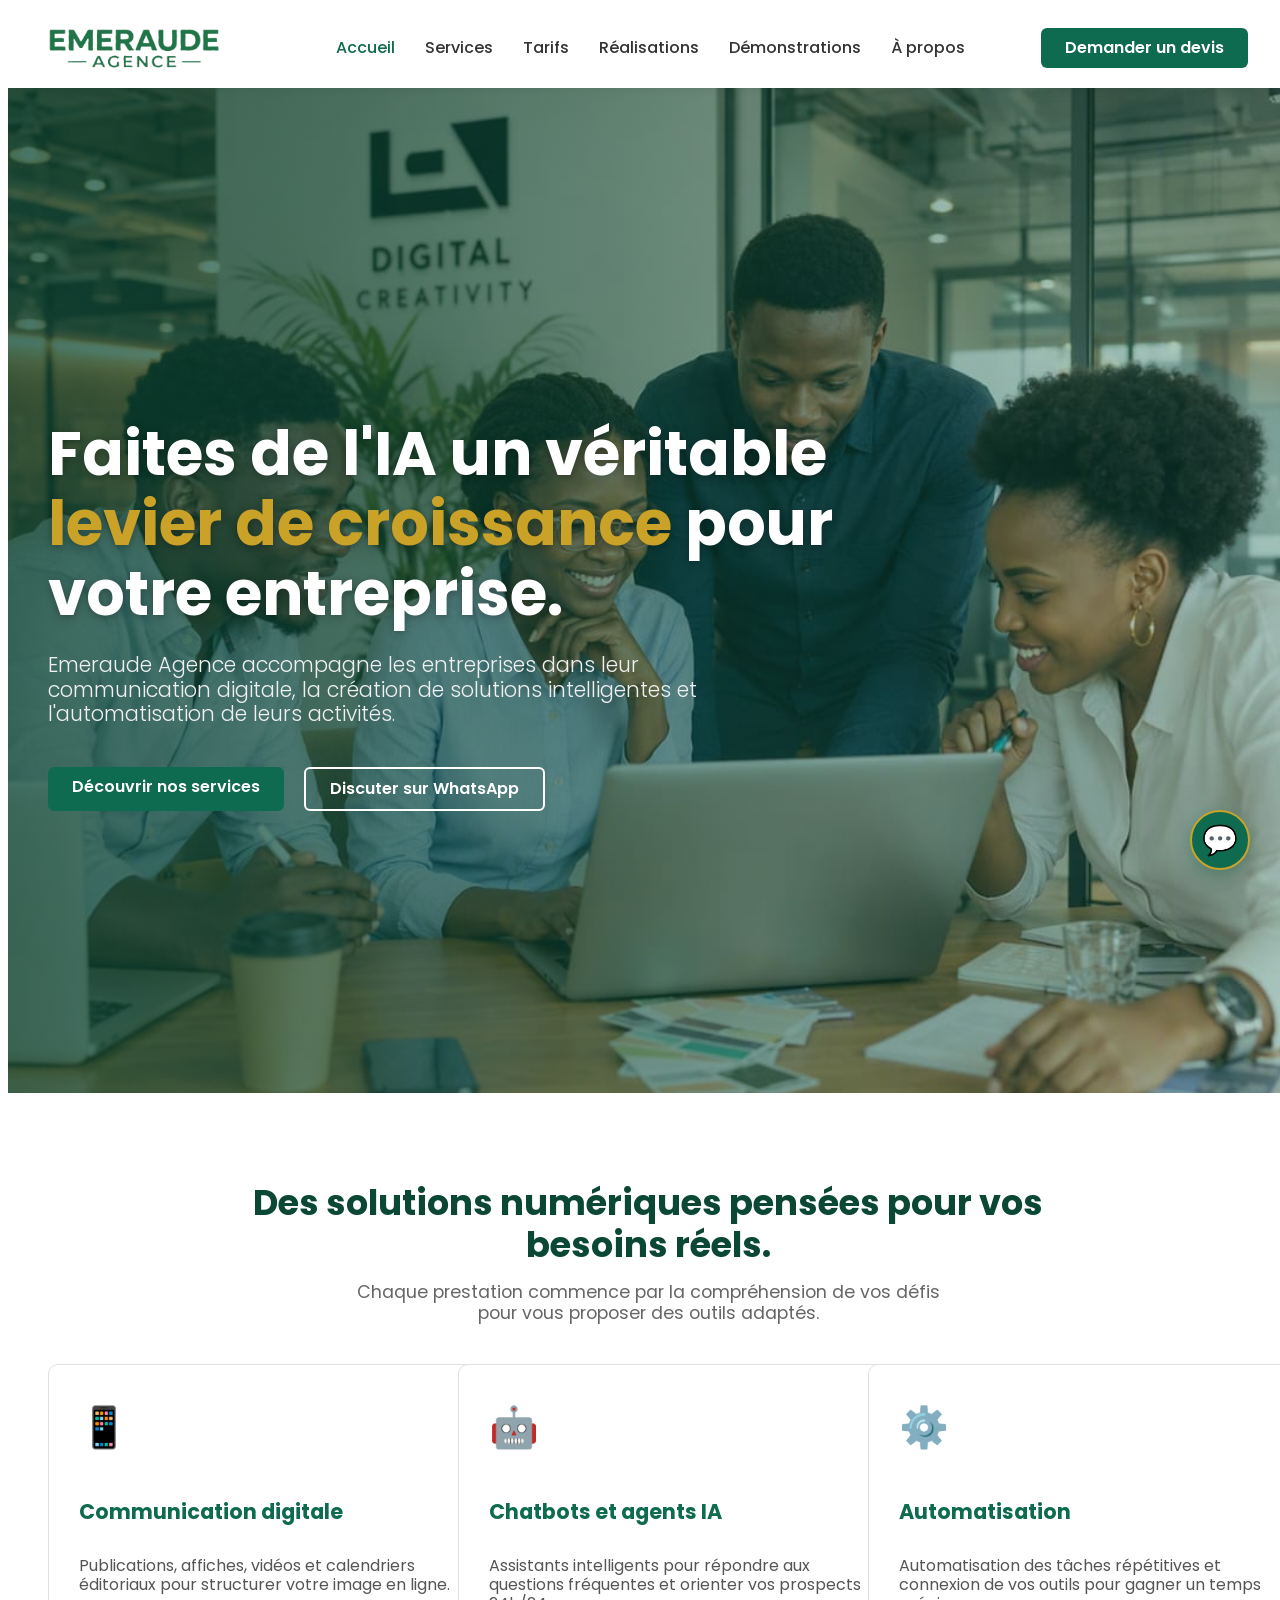
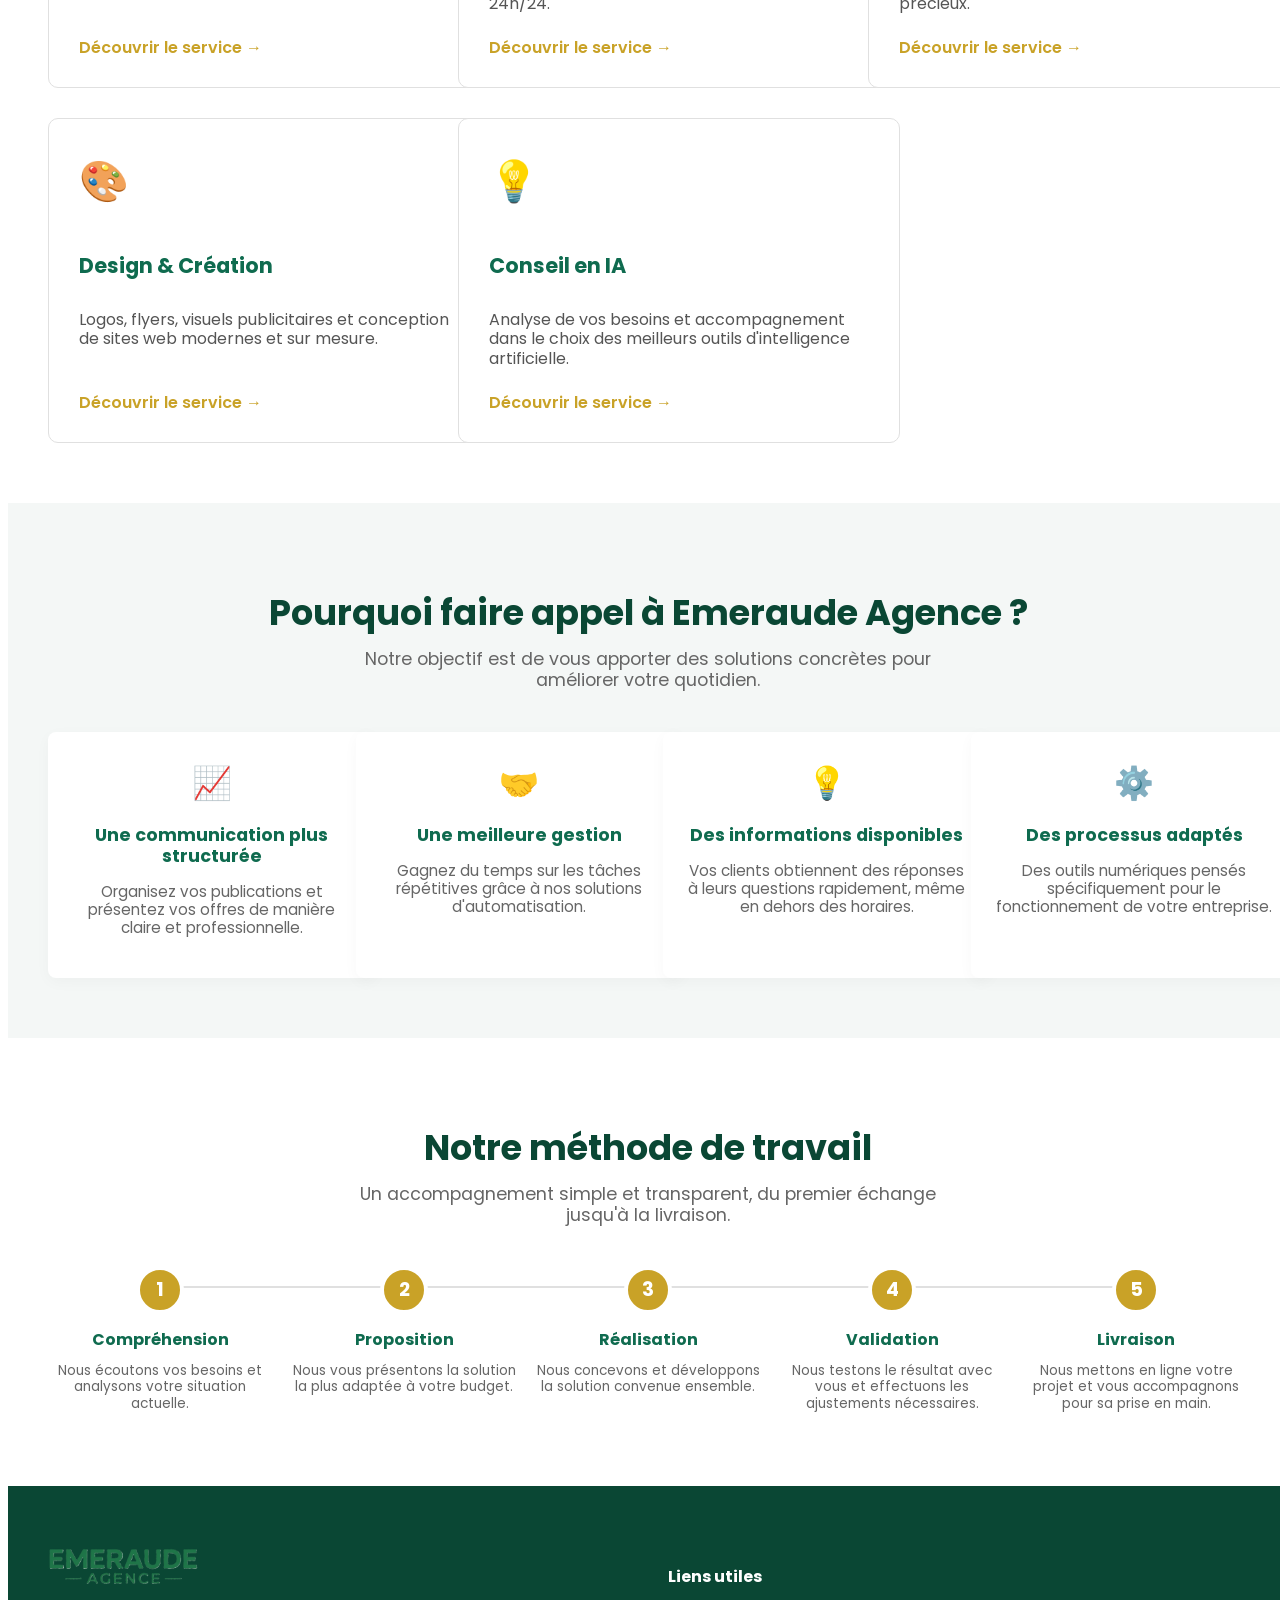
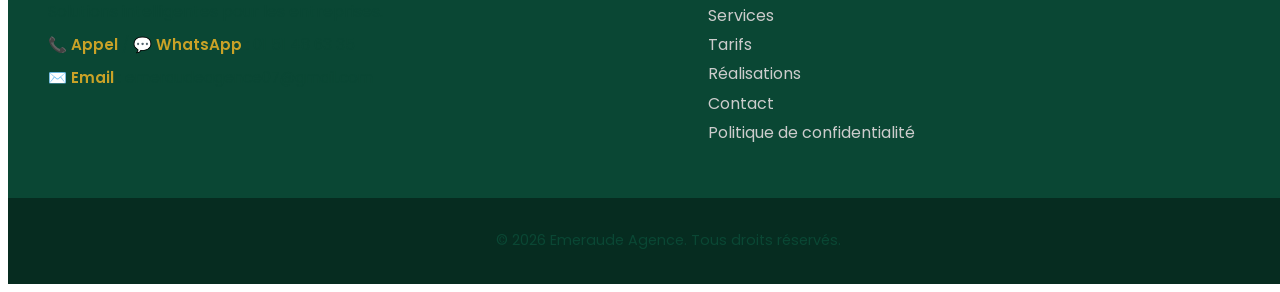
<file: index.html>
<!DOCTYPE html>
<html lang="fr">
<head>
<meta charset="UTF-8">
<meta name="viewport" content="width=device-width, initial-scale=1.0">
<title>Emeraude Agence | Solutions intelligentes pour les entreprises</title>
<meta name="description" content="Emeraude Agence accompagne les entreprises dans leur communication digitale, la création de solutions intelligentes et l'automatisation de leurs activités au Bénin.">
<link rel="icon" type="image/png" href="assets/images/favicon.png">
<meta property="og:title" content="Emeraude Agence | Solutions intelligentes">
<meta property="og:description" content="Communication digitale, Chatbots, Automatisation et IA pour votre entreprise.">
<meta property="og:image" content="assets/images/partage.jpg">
<meta property="og:type" content="website">
<link rel="preconnect" href="https://fonts.googleapis.com">
<link rel="preconnect" href="https://fonts.gstatic.com" crossorigin>
<link href="https://fonts.googleapis.com/css2?family=Poppins:wght@300;400;600;700&display=swap" rel="stylesheet">
<link rel="stylesheet" href="css/style.css">
<link rel="stylesheet" href="css/widget.css">
</head>
<body>
<header class="header">
<div class="container header-container">
<a href="index.html" class="logo"><img src="assets/images/logo.png" alt="Logo" class="logo-img"></a>
<nav class="nav">
<ul class="nav-list">
<li><a href="index.html" class="nav-link active">Accueil</a></li>
<li><a href="services.html" class="nav-link">Services</a></li>
<li><a href="tarifs.html" class="nav-link">Tarifs</a></li>
<li><a href="realisations.html" class="nav-link">Réalisations</a></li>
<li><a href="demonstrations.html" class="nav-link">Démonstrations</a></li>
<li><a href="a-propos.html" class="nav-link">À propos</a></li>
</ul>
</nav>
<div class="header-actions">
<a href="devis.html" class="btn btn-primary hidden-mobile">Demander un devis</a>
<button class="menu-toggle" id="menu-toggle"><span></span><span></span><span></span></button>
</div>
</div>
<div class="mobile-menu" id="mobile-menu">
<ul>
<li><a href="index.html" class="nav-link active">Accueil</a></li>
<li><a href="services.html" class="nav-link">Services</a></li>
<li><a href="tarifs.html" class="nav-link">Tarifs</a></li>
<li><a href="realisations.html" class="nav-link">Réalisations</a></li>
<li><a href="demonstrations.html" class="nav-link">Démonstrations</a></li>
<li><a href="a-propos.html" class="nav-link">À propos</a></li>
<li><a href="devis.html" class="btn btn-primary" style="margin-top: 10px;">Demander un devis</a></li>
</ul>
</div>
</header>

<main>
<section class="hero">
<div class="hero-overlay"></div>
<div class="container hero-container">
<div class="hero-content">
<h1 class="hero-title">Faites de l'IA un véritable <span class="text-gold">levier de croissance</span> pour votre entreprise.</h1>
<p class="hero-text">Emeraude Agence accompagne les entreprises dans leur communication digitale, la création de solutions intelligentes et l'automatisation de leurs activités.</p>
<div class="hero-buttons">
<a href="services.html" class="btn btn-primary">Découvrir nos services</a>
<a href="https://wa.me/2290151486335?text=Bonjour%20Emeraude%20Agence,%20je%20souhaite%20obtenir%20des%20informations%20sur%20vos%20services." class="btn btn-outline" target="_blank">Discuter sur WhatsApp</a>
</div>
</div>
</div>
</section>

<section class="section services-section">
<div class="container">
<div class="section-header text-center">
<h2>Des solutions numériques pensées pour vos besoins réels.</h2>
<p>Chaque prestation commence par la compréhension de vos défis pour vous proposer des outils adaptés.</p>
</div>
<div class="services-grid">
<div class="service-card"><div class="service-icon">📱</div><h3>Communication digitale</h3><p>Publications, affiches, vidéos et calendriers éditoriaux pour structurer votre image en ligne.</p><a href="services.html" class="service-link">Découvrir le service →</a></div>
<div class="service-card"><div class="service-icon">🤖</div><h3>Chatbots et agents IA</h3><p>Assistants intelligents pour répondre aux questions fréquentes et orienter vos prospects 24h/24.</p><a href="services.html" class="service-link">Découvrir le service →</a></div>
<div class="service-card"><div class="service-icon">⚙️</div><h3>Automatisation</h3><p>Automatisation des tâches répétitives et connexion de vos outils pour gagner un temps précieux.</p><a href="services.html" class="service-link">Découvrir le service →</a></div>
<div class="service-card"><div class="service-icon">🎨</div><h3>Design & Création</h3><p>Logos, flyers, visuels publicitaires et conception de sites web modernes et sur mesure.</p><a href="services.html" class="service-link">Découvrir le service →</a></div>
<div class="service-card"><div class="service-icon">💡</div><h3>Conseil en IA</h3><p>Analyse de vos besoins et accompagnement dans le choix des meilleurs outils d'intelligence artificielle.</p><a href="services.html" class="service-link">Découvrir le service →</a></div>
</div>
</div>
</section>

<section class="section benefits-section bg-light">
<div class="container">
<div class="section-header text-center">
<h2>Pourquoi faire appel à Emeraude Agence ?</h2>
<p>Notre objectif est de vous apporter des solutions concrètes pour améliorer votre quotidien.</p>
</div>
<div class="benefits-grid">
<div class="benefit-item"><div class="benefit-icon">📈</div><h3>Une communication plus structurée</h3><p>Organisez vos publications et présentez vos offres de manière claire et professionnelle.</p></div>
<div class="benefit-item"><div class="benefit-icon">🤝</div><h3>Une meilleure gestion</h3><p>Gagnez du temps sur les tâches répétitives grâce à nos solutions d'automatisation.</p></div>
<div class="benefit-item"><div class="benefit-icon">💡</div><h3>Des informations disponibles</h3><p>Vos clients obtiennent des réponses à leurs questions rapidement, même en dehors des horaires.</p></div>
<div class="benefit-item"><div class="benefit-icon">⚙️</div><h3>Des processus adaptés</h3><p>Des outils numériques pensés spécifiquement pour le fonctionnement de votre entreprise.</p></div>
</div>
</div>
</section>

<section class="section method-section">
<div class="container">
<div class="section-header text-center">
<h2>Notre méthode de travail</h2>
<p>Un accompagnement simple et transparent, du premier échange jusqu'à la livraison.</p>
</div>
<div class="method-timeline">
<div class="method-step"><div class="step-number">1</div><h3>Compréhension</h3><p>Nous écoutons vos besoins et analysons votre situation actuelle.</p></div>
<div class="method-step"><div class="step-number">2</div><h3>Proposition</h3><p>Nous vous présentons la solution la plus adaptée à votre budget.</p></div>
<div class="method-step"><div class="step-number">3</div><h3>Réalisation</h3><p>Nous concevons et développons la solution convenue ensemble.</p></div>
<div class="method-step"><div class="step-number">4</div><h3>Validation</h3><p>Nous testons le résultat avec vous et effectuons les ajustements nécessaires.</p></div>
<div class="method-step"><div class="step-number">5</div><h3>Livraison</h3><p>Nous mettons en ligne votre projet et vous accompagnons pour sa prise en main.</p></div>
</div>
</div>
</section>
</main>

<footer class="footer">
<div class="container footer-content">
<div class="footer-brand">
<img src="assets/images/logo.png" alt="Logo Emeraude Agence" style="height: 40px !important; width: auto !important; max-width: 150px !important; display: block; margin-bottom: 15px;">
<p style="margin-bottom: 15px;">Solutions intelligentes pour les entreprises.</p>
<div class="footer-contact" style="font-size: 0.95rem; line-height: 1.8;">
<p>📞 <a href="tel:+2290151486335" style="color: var(--or); font-weight: 600;">Appel</a> / 💬 <a href="https://wa.me/2290151486335" target="_blank" style="color: var(--or); font-weight: 600;">WhatsApp</a> : 01 51 48 63 35</p>
<p>✉️ <a href="mailto:emeraudeagence07@gmail.com" style="color: var(--or); font-weight: 600;">Email</a> : emeraudeagence07@gmail.com</p>
</div>
</div>
<div class="footer-links">
<h4>Liens utiles</h4>
<ul>
<li><a href="services.html">Services</a></li><li><a href="tarifs.html">Tarifs</a></li><li><a href="realisations.html">Réalisations</a></li><li><a href="contact.html">Contact</a></li><li><a href="confidentialite.html">Politique de confidentialité</a></li>
</ul>
</div>
</div>
<div class="footer-bottom"><p>© 2026 Emeraude Agence. Tous droits réservés.</p></div>
</footer>
<!-- WIDGET DE CHAT -->
<div id="chat-widget-window" class="chat-widget-window">
<div class="widget-header">
<h4>Assistant Emeraude</h4>
<span id="chat-widget-close" class="widget-close">×</span>
</div>
<div id="widget-messages" class="widget-messages">
<div class="widget-message msg-bot">Bonjour ! Je suis l'assistant d'Emeraude Agence. Comment puis-je vous aider ?</div>
</div>
<div class="widget-input-area">
<input type="text" id="widget-input" placeholder="Écrivez votre message...">
<button id="widget-send">➤</button>
</div>
</div>

<!-- Le bouton flottant -->
<button id="chat-widget-btn" class="chat-widget-btn" aria-label="Ouvrir le chat">
💬
</button>

<script src="js/config.js"></script>
<script src="js/main.js"></script>
</body>
</html>
</file>
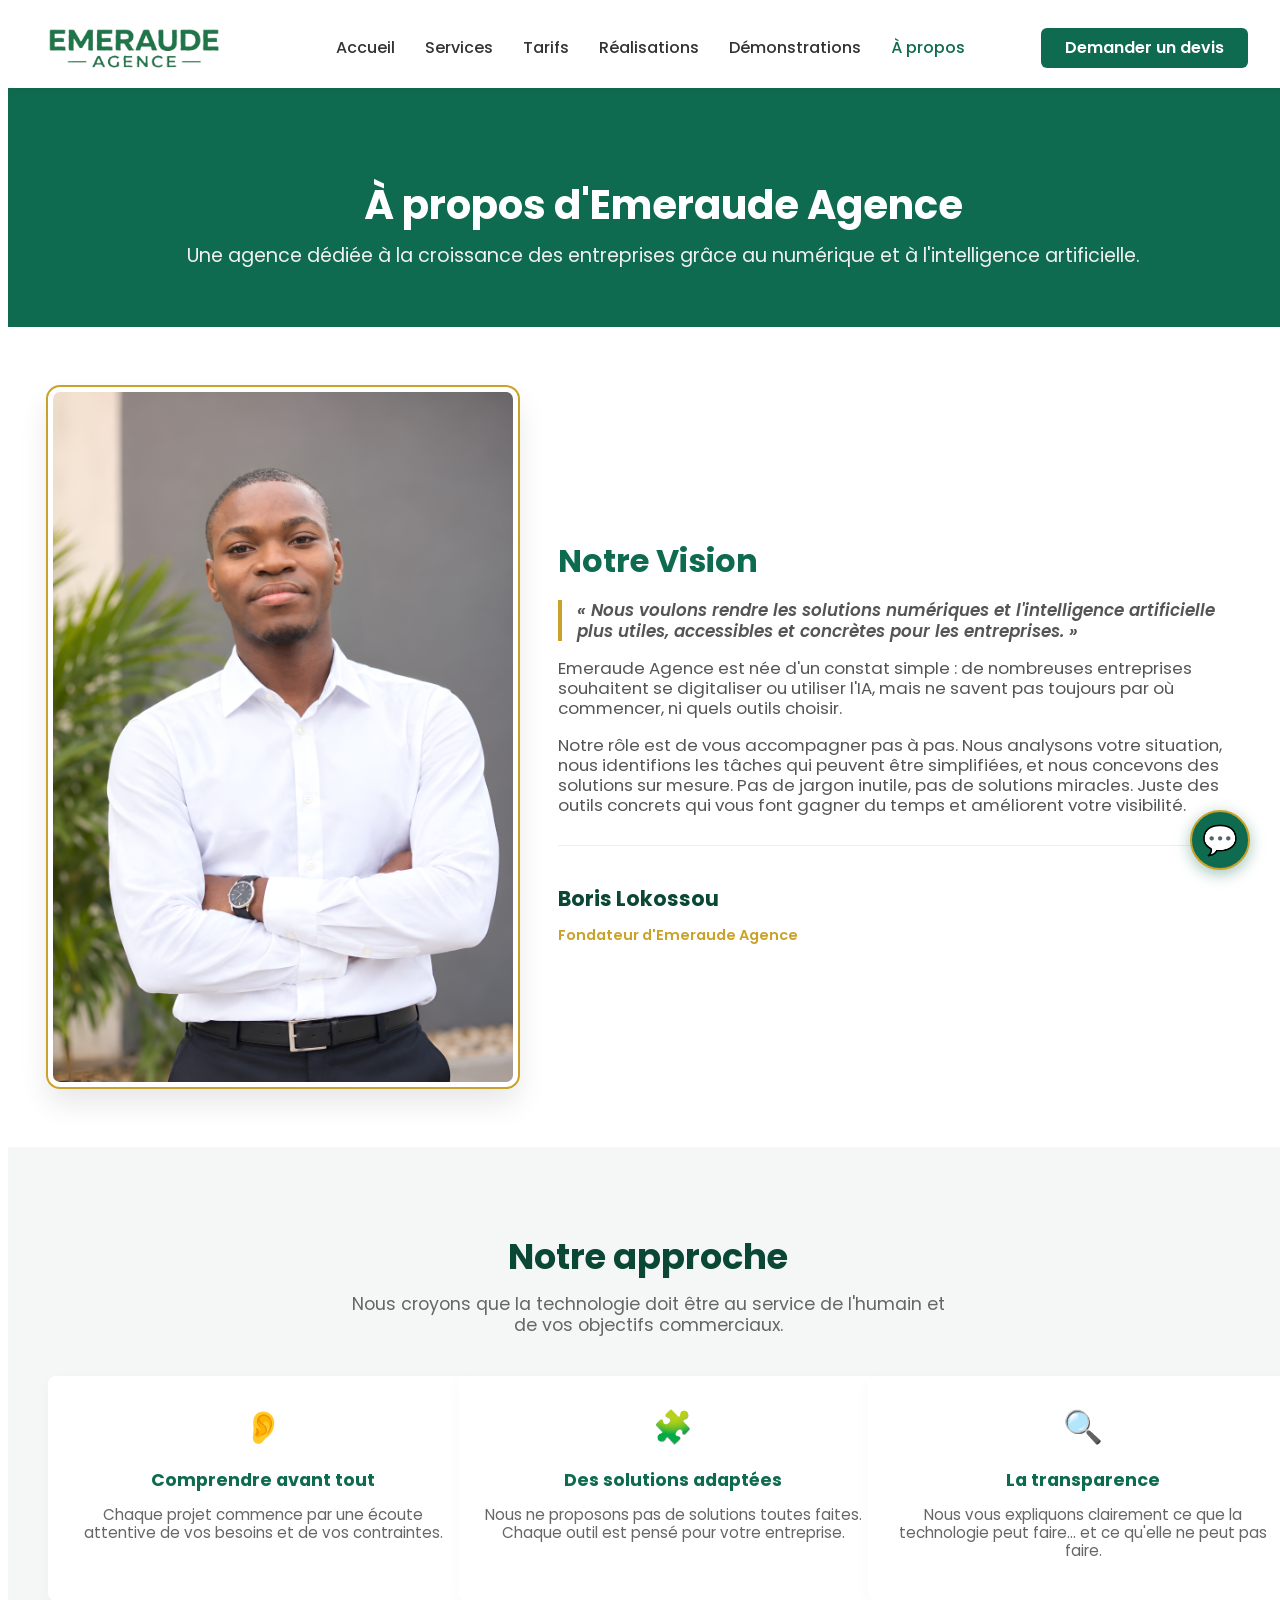
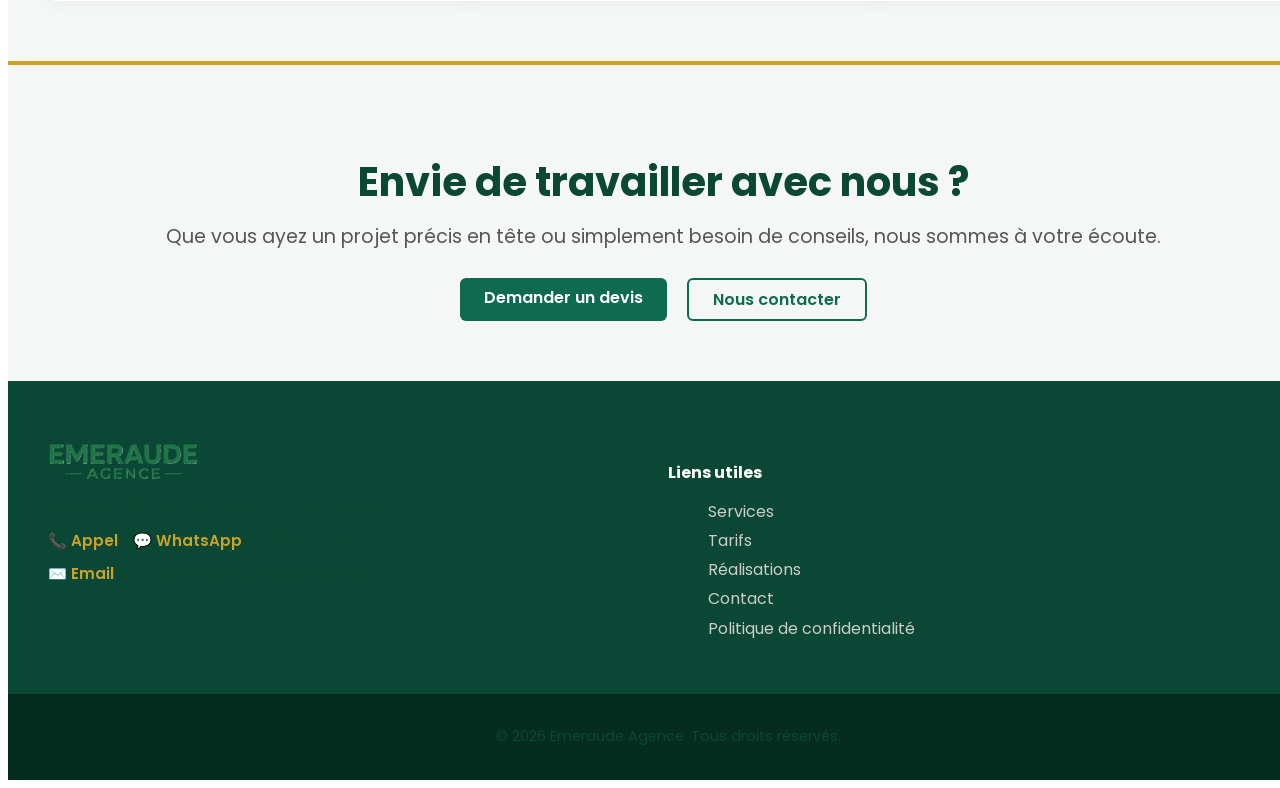
<file: a-propos.html>
<!DOCTYPE html>
<html lang="fr">
<head>
<meta charset="UTF-8">
<meta name="viewport" content="width=device-width, initial-scale=1.0">
<title>À propos | Emeraude Agence</title>
<meta name="description" content="Découvrez Emeraude Agence, son fondateur Boris Lokossou, et notre vision de l'intelligence artificielle pour les entreprises.">
<link rel="icon" type="image/png" href="assets/images/favicon.png">
<meta property="og:title" content="À propos | Emeraude Agence">
<meta property="og:description" content="Notre vision : rendre l'IA utile et accessible aux entreprises.">
<meta property="og:image" content="assets/images/partage.jpg">
<meta property="og:type" content="website">
<link rel="preconnect" href="https://fonts.googleapis.com">
<link rel="preconnect" href="https://fonts.gstatic.com" crossorigin>
<link href="https://fonts.googleapis.com/css2?family=Poppins:wght@300;400;600;700&display=swap" rel="stylesheet">
<link rel="stylesheet" href="css/style.css">
<link rel="stylesheet" href="css/widget.css">
</head>
<body>

<header class="header">
<div class="container header-container">
<a href="index.html" class="logo"><img src="assets/images/logo.png" alt="Logo" class="logo-img"></a>
<nav class="nav">
<ul class="nav-list">
<li><a href="index.html" class="nav-link">Accueil</a></li><li><a href="services.html" class="nav-link">Services</a></li><li><a href="tarifs.html" class="nav-link">Tarifs</a></li><li><a href="realisations.html" class="nav-link">Réalisations</a></li><li><a href="demonstrations.html" class="nav-link">Démonstrations</a></li><li><a href="a-propos.html" class="nav-link active">À propos</a></li>
</ul>
</nav>
<div class="header-actions">
<a href="devis.html" class="btn btn-primary hidden-mobile">Demander un devis</a>
<button class="menu-toggle" id="menu-toggle"><span></span><span></span><span></span></button>
</div>
</div>
<div class="mobile-menu" id="mobile-menu">
<ul>
<li><a href="index.html" class="nav-link">Accueil</a></li><li><a href="services.html" class="nav-link">Services</a></li><li><a href="tarifs.html" class="nav-link">Tarifs</a></li><li><a href="realisations.html" class="nav-link">Réalisations</a></li><li><a href="demonstrations.html" class="nav-link">Démonstrations</a></li><li><a href="a-propos.html" class="nav-link active">À propos</a></li><li><a href="devis.html" class="btn btn-primary" style="margin-top: 10px;">Demander un devis</a></li>
</ul>
</div>
</header>

<main>
<section class="page-header">
<div class="container text-center">
<h1>À propos d'Emeraude Agence</h1>
<p>Une agence dédiée à la croissance des entreprises grâce au numérique et à l'intelligence artificielle.</p>
</div>
</section>

<section class="section">
<div class="container about-grid">
<div class="about-image-container"><img src="assets/images/fondateur.png" alt="Boris Lokossou" class="about-image"></div>
<div class="about-text">
<h2>Notre Vision</h2>
<p class="lead-text">« Nous voulons rendre les solutions numériques et l'intelligence artificielle plus utiles, accessibles et concrètes pour les entreprises. »</p>
<p>Emeraude Agence est née d'un constat simple : de nombreuses entreprises souhaitent se digitaliser ou utiliser l'IA, mais ne savent pas toujours par où commencer, ni quels outils choisir.</p>
<p>Notre rôle est de vous accompagner pas à pas. Nous analysons votre situation, nous identifions les tâches qui peuvent être simplifiées, et nous concevons des solutions sur mesure. Pas de jargon inutile, pas de solutions miracles. Juste des outils concrets qui vous font gagner du temps et améliorent votre visibilité.</p>
<div class="founder-signature"><h3>Boris Lokossou</h3><p>Fondateur d'Emeraude Agence</p></div>
</div>
</div>
</section>

<section class="section bg-light">
<div class="container">
<div class="section-header text-center"><h2>Notre approche</h2><p>Nous croyons que la technologie doit être au service de l'humain et de vos objectifs commerciaux.</p></div>
<div class="benefits-grid">
<div class="benefit-item"><div class="benefit-icon">👂</div><h3>Comprendre avant tout</h3><p>Chaque projet commence par une écoute attentive de vos besoins et de vos contraintes.</p></div>
<div class="benefit-item"><div class="benefit-icon">🧩</div><h3>Des solutions adaptées</h3><p>Nous ne proposons pas de solutions toutes faites. Chaque outil est pensé pour votre entreprise.</p></div>
<div class="benefit-item"><div class="benefit-icon">🔍</div><h3>La transparence</h3><p>Nous vous expliquons clairement ce que la technologie peut faire... et ce qu'elle ne peut pas faire.</p></div>
</div>
</div>
</section>

<section class="section cta-section text-center">
<div class="container">
<h2>Envie de travailler avec nous ?</h2>
<p>Que vous ayez un projet précis en tête ou simplement besoin de conseils, nous sommes à votre écoute.</p>
<div class="hero-buttons" style="justify-content: center; margin-top: 30px;">
<a href="devis.html" class="btn btn-primary">Demander un devis</a>
<a href="contact.html" class="btn btn-outline">Nous contacter</a>
</div>
</div>
</section>
</main>

<footer class="footer">
<div class="container footer-content">
<div class="footer-brand">
<img src="assets/images/logo.png" alt="Logo" style="height: 40px !important; width: auto !important; max-width: 150px !important; display: block; margin-bottom: 15px;">
<p style="margin-bottom: 15px;">Solutions intelligentes pour les entreprises.</p>
<div class="footer-contact" style="font-size: 0.95rem; line-height: 1.8;">
<p>📞 <a href="tel:+2290151486335" style="color: var(--or); font-weight: 600;">Appel</a> / 💬 <a href="https://wa.me/2290151486335" target="_blank" style="color: var(--or); font-weight: 600;">WhatsApp</a> : 01 51 48 63 35</p>
<p>✉️ <a href="mailto:emeraudeagence07@gmail.com" style="color: var(--or); font-weight: 600;">Email</a> : emeraudeagence07@gmail.com</p>
</div>
</div>
<div class="footer-links">
<h4>Liens utiles</h4>
<ul>
<li><a href="services.html">Services</a></li><li><a href="tarifs.html">Tarifs</a></li><li><a href="realisations.html">Réalisations</a></li><li><a href="contact.html">Contact</a></li><li><a href="confidentialite.html">Politique de confidentialité</a></li>
</ul>
</div>
</div>
<div class="footer-bottom"><p>© 2026 Emeraude Agence. Tous droits réservés.</p></div>
</footer>
<!-- WIDGET DE CHAT -->
<div id="chat-widget-window" class="chat-widget-window">
<div class="widget-header">
<h4>Assistant Emeraude</h4>
<span id="chat-widget-close" class="widget-close">×</span>
</div>
<div id="widget-messages" class="widget-messages">
<div class="widget-message msg-bot">Bonjour ! Je suis l'assistant d'Emeraude Agence. Comment puis-je vous aider ?</div>
</div>
<div class="widget-input-area">
<input type="text" id="widget-input" placeholder="Écrivez votre message...">
<button id="widget-send">➤</button>
</div>
</div>
<button id="chat-widget-btn" class="chat-widget-btn" aria-label="Ouvrir le chat">💬</button>
<script src="js/config.js"></script><script src="js/main.js"></script>
</body>
</html>
</file>
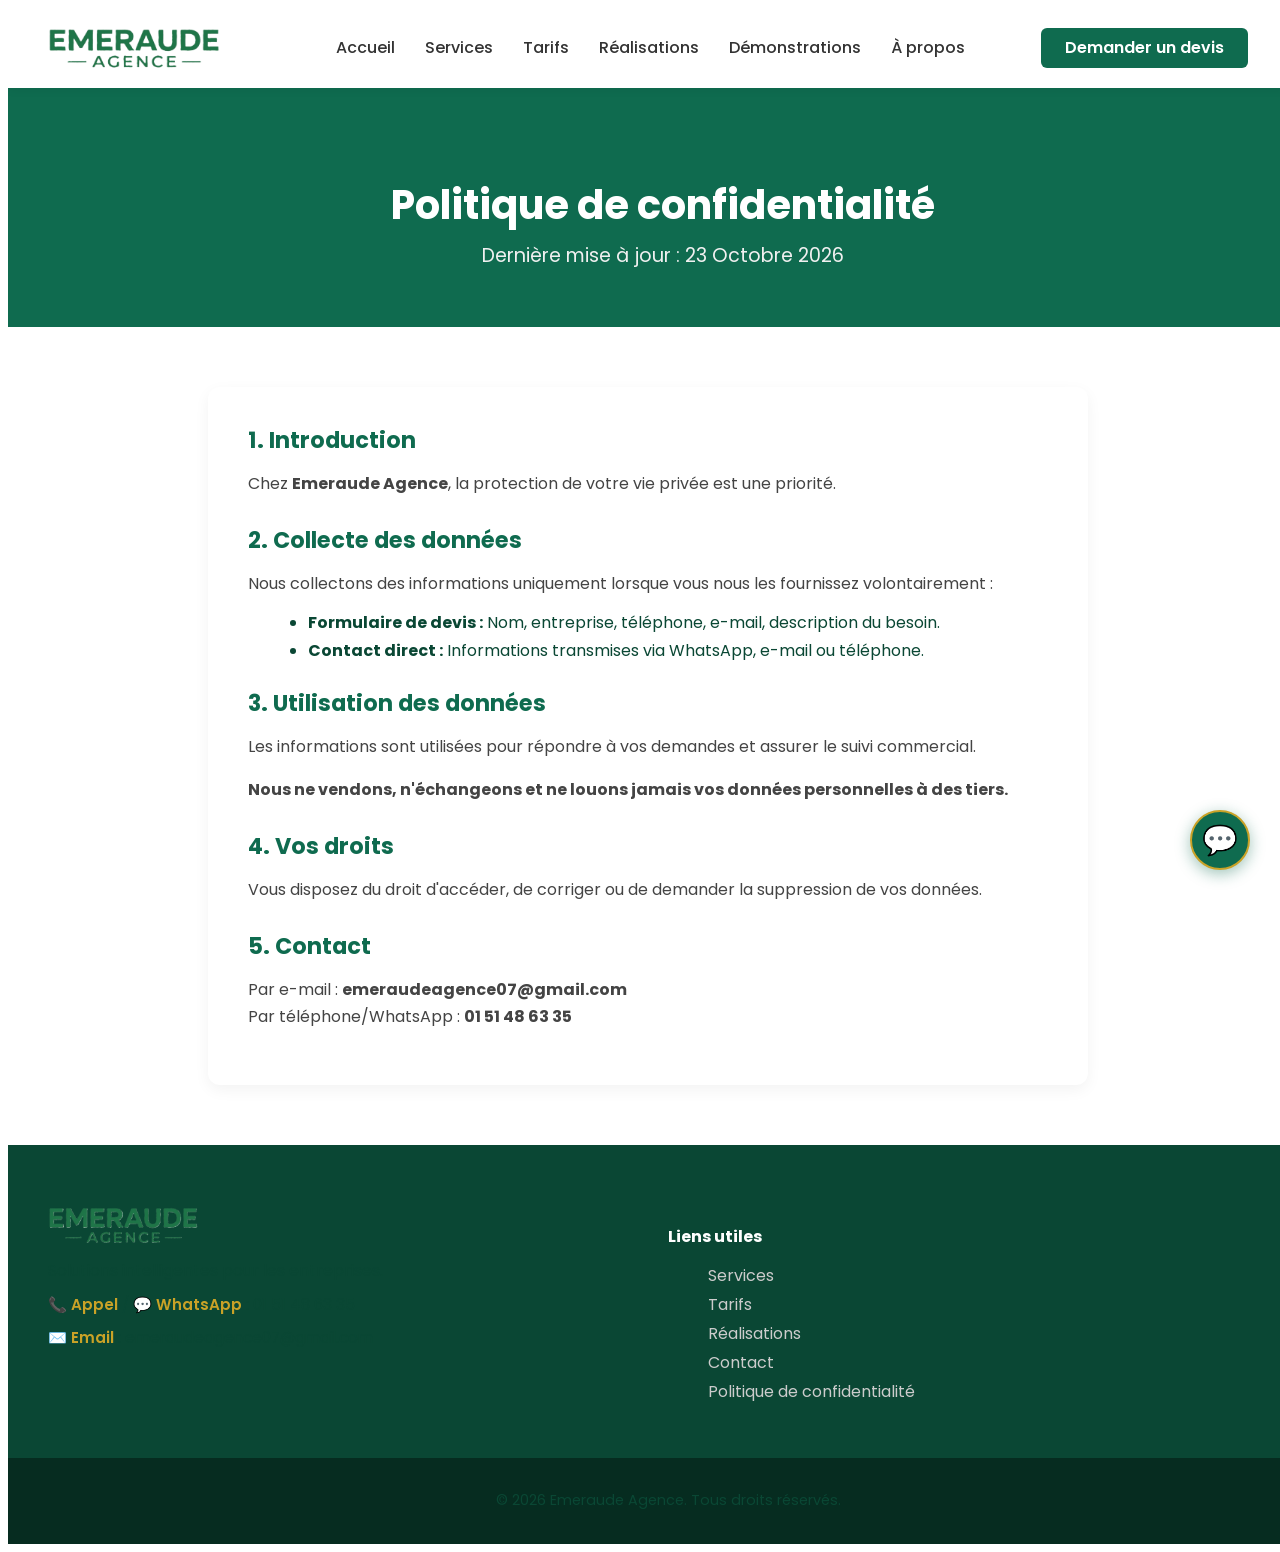
<file: confidentialite.html>
<!DOCTYPE html>
<html lang="fr">
<head>
<meta charset="UTF-8">
<meta name="viewport" content="width=device-width, initial-scale=1.0">
<title>Politique de confidentialité | Emeraude Agence</title>
<meta name="description" content="Découvrez comment Emeraude Agence collecte, utilise et protège vos données personnelles.">
<link rel="icon" type="image/png" href="assets/images/favicon.png">
<meta property="og:title" content="Politique de confidentialité | Emeraude Agence">
<meta property="og:description" content="La protection de vos données est notre priorité.">
<meta property="og:image" content="assets/images/partage.jpg">
<meta property="og:type" content="website">
<link rel="preconnect" href="https://fonts.googleapis.com">
<link rel="preconnect" href="https://fonts.gstatic.com" crossorigin>
<link href="https://fonts.googleapis.com/css2?family=Poppins:wght@300;400;600;700&display=swap" rel="stylesheet">
<link rel="stylesheet" href="css/style.css">
<link rel="stylesheet" href="css/widget.css">
</head>
<body>
<header class="header">
<div class="container header-container">
<a href="index.html" class="logo"><img src="assets/images/logo.png" alt="Logo" class="logo-img"></a>
<nav class="nav">
<ul class="nav-list">
<li><a href="index.html" class="nav-link">Accueil</a></li><li><a href="services.html" class="nav-link">Services</a></li><li><a href="tarifs.html" class="nav-link">Tarifs</a></li><li><a href="realisations.html" class="nav-link">Réalisations</a></li><li><a href="demonstrations.html" class="nav-link">Démonstrations</a></li><li><a href="a-propos.html" class="nav-link">À propos</a></li>
</ul>
</nav>
<div class="header-actions">
<a href="devis.html" class="btn btn-primary hidden-mobile">Demander un devis</a>
<button class="menu-toggle" id="menu-toggle"><span></span><span></span><span></span></button>
</div>
</div>
<div class="mobile-menu" id="mobile-menu">
<ul>
<li><a href="index.html" class="nav-link">Accueil</a></li><li><a href="services.html" class="nav-link">Services</a></li><li><a href="tarifs.html" class="nav-link">Tarifs</a></li><li><a href="realisations.html" class="nav-link">Réalisations</a></li><li><a href="demonstrations.html" class="nav-link">Démonstrations</a></li><li><a href="a-propos.html" class="nav-link">À propos</a></li><li><a href="devis.html" class="btn btn-primary" style="margin-top: 10px;">Demander un devis</a></li>
</ul>
</div>
</header>

<main>
<section class="page-header">
<div class="container text-center"><h1>Politique de confidentialité</h1><p>Dernière mise à jour : 23 Octobre 2026</p></div>
</section>
<section class="section">
<div class="container legal-content">
<h2>1. Introduction</h2><p>Chez <strong>Emeraude Agence</strong>, la protection de votre vie privée est une priorité.</p>
<h2>2. Collecte des données</h2><p>Nous collectons des informations uniquement lorsque vous nous les fournissez volontairement :</p><ul><li><strong>Formulaire de devis :</strong> Nom, entreprise, téléphone, e-mail, description du besoin.</li><li><strong>Contact direct :</strong> Informations transmises via WhatsApp, e-mail ou téléphone.</li></ul>
<h2>3. Utilisation des données</h2><p>Les informations sont utilisées pour répondre à vos demandes et assurer le suivi commercial.</p><p><strong>Nous ne vendons, n'échangeons et ne louons jamais vos données personnelles à des tiers.</strong></p>
<h2>4. Vos droits</h2><p>Vous disposez du droit d'accéder, de corriger ou de demander la suppression de vos données.</p>
<h2>5. Contact</h2><p>Par e-mail : <strong>emeraudeagence07@gmail.com</strong><br>Par téléphone/WhatsApp : <strong>01 51 48 63 35</strong></p>
</div>
</section>
</main>

<footer class="footer">
<div class="container footer-content">
<div class="footer-brand">
<img src="assets/images/logo.png" alt="Logo Emeraude Agence" style="height: 40px !important; width: auto !important; max-width: 150px !important; display: block; margin-bottom: 15px;">
<p style="margin-bottom: 15px;">Solutions intelligentes pour les entreprises.</p>
<div class="footer-contact" style="font-size: 0.95rem; line-height: 1.8;">
<p>📞 <a href="tel:+2290151486335" style="color: var(--or); font-weight: 600;">Appel</a> / 💬 <a href="https://wa.me/2290151486335" target="_blank" style="color: var(--or); font-weight: 600;">WhatsApp</a> : 01 51 48 63 35</p>
<p>✉️ <a href="mailto:emeraudeagence07@gmail.com" style="color: var(--or); font-weight: 600;">Email</a> : emeraudeagence07@gmail.com</p>
</div>
</div>
<div class="footer-links">
<h4>Liens utiles</h4>
<ul>
<li><a href="services.html">Services</a></li><li><a href="tarifs.html">Tarifs</a></li><li><a href="realisations.html">Réalisations</a></li><li><a href="contact.html">Contact</a></li><li><a href="confidentialite.html">Politique de confidentialité</a></li>
</ul>
</div>
</div>
<div class="footer-bottom"><p>© 2026 Emeraude Agence. Tous droits réservés.</p></div>
</footer>
<!-- WIDGET DE CHAT -->
<div id="chat-widget-window" class="chat-widget-window">
<div class="widget-header">
<h4>Assistant Emeraude</h4>
<span id="chat-widget-close" class="widget-close">×</span>
</div>
<div id="widget-messages" class="widget-messages">
<div class="widget-message msg-bot">Bonjour ! Je suis l'assistant d'Emeraude Agence. Comment puis-je vous aider ?</div>
</div>
<div class="widget-input-area">
<input type="text" id="widget-input" placeholder="Écrivez votre message...">
<button id="widget-send">➤</button>
</div>
</div>
<button id="chat-widget-btn" class="chat-widget-btn" aria-label="Ouvrir le chat">💬</button>
<script src="js/config.js"></script><script src="js/main.js"></script>
</body>
</html>
</file>
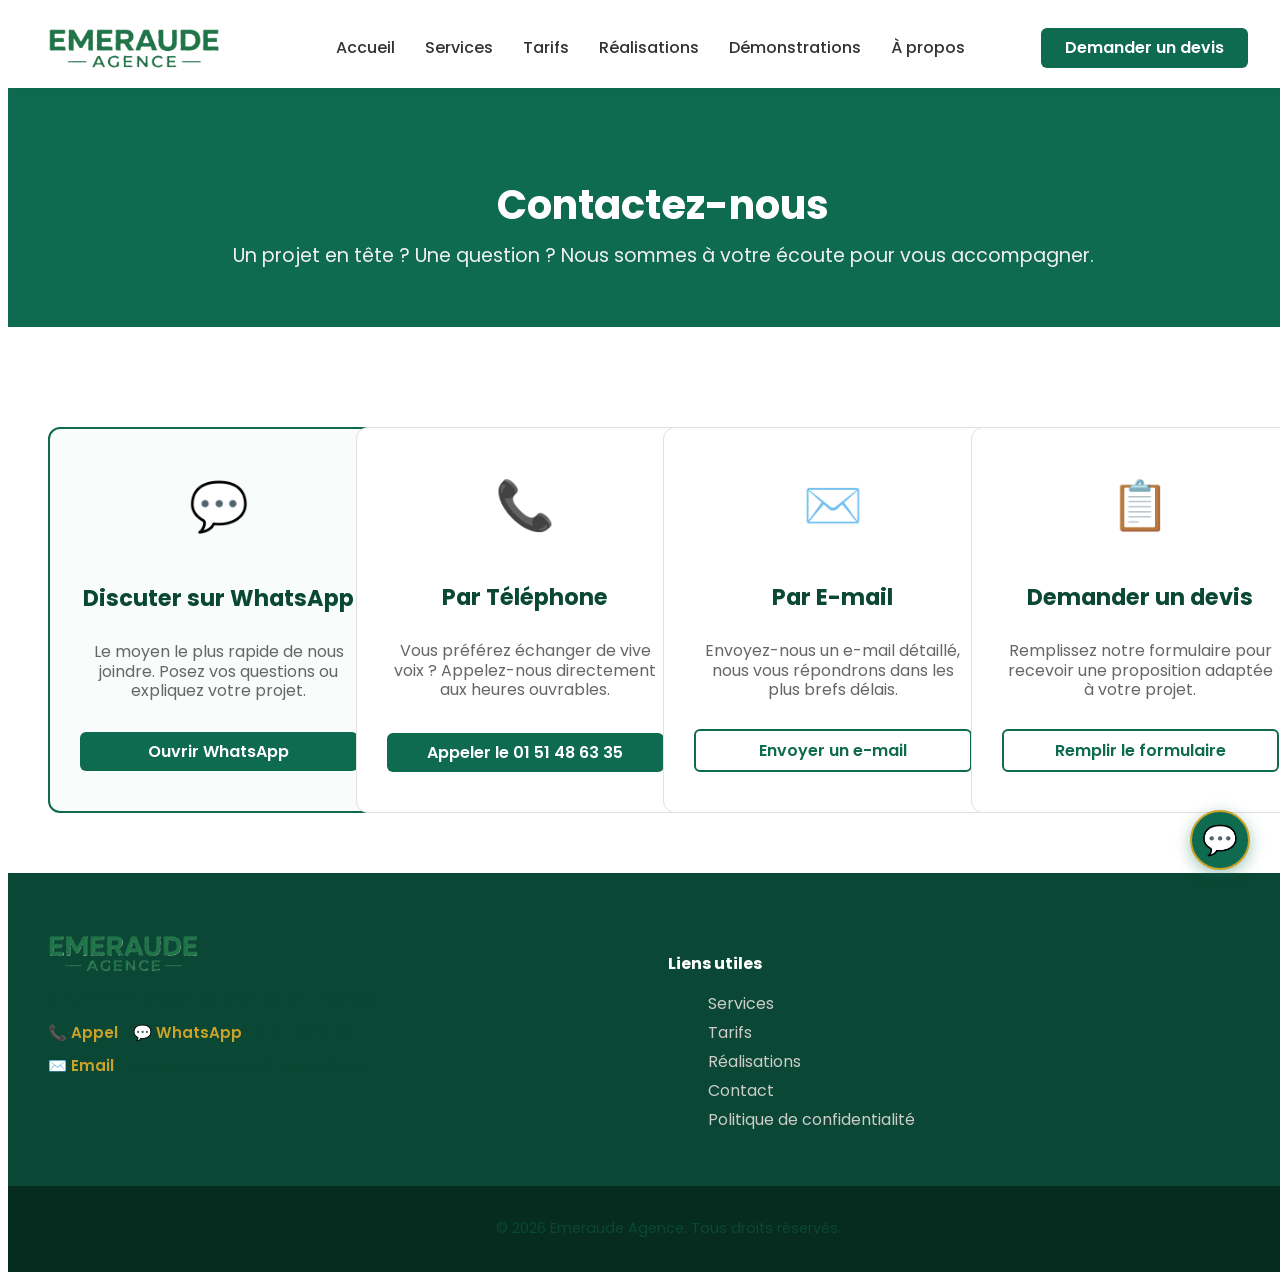
<file: contact.html>
<!DOCTYPE html>
<html lang="fr">
<head>
<meta charset="UTF-8">
<meta name="viewport" content="width=device-width, initial-scale=1.0">
<title>Contact | Emeraude Agence</title>
<meta name="description" content="Contactez Emeraude Agence par WhatsApp, téléphone ou email pour discuter de votre projet et demander un devis.">
<link rel="icon" type="image/png" href="assets/images/favicon.png">
<meta property="og:title" content="Contact | Emeraude Agence">
<meta property="og:description" content="Discutons de votre projet. Nous sommes à votre écoute.">
<meta property="og:image" content="assets/images/partage.jpg">
<meta property="og:type" content="website">
<link rel="preconnect" href="https://fonts.googleapis.com">
<link rel="preconnect" href="https://fonts.gstatic.com" crossorigin>
<link href="https://fonts.googleapis.com/css2?family=Poppins:wght@300;400;600;700&display=swap" rel="stylesheet">
<link rel="stylesheet" href="css/style.css">
<link rel="stylesheet" href="css/widget.css">
</head>
<body>
<header class="header">
<div class="container header-container">
<a href="index.html" class="logo"><img src="assets/images/logo.png" alt="Logo" class="logo-img"></a>
<nav class="nav">
<ul class="nav-list">
<li><a href="index.html" class="nav-link">Accueil</a></li><li><a href="services.html" class="nav-link">Services</a></li><li><a href="tarifs.html" class="nav-link">Tarifs</a></li><li><a href="realisations.html" class="nav-link">Réalisations</a></li><li><a href="demonstrations.html" class="nav-link">Démonstrations</a></li><li><a href="a-propos.html" class="nav-link">À propos</a></li>
</ul>
</nav>
<div class="header-actions">
<a href="devis.html" class="btn btn-primary hidden-mobile">Demander un devis</a>
<button class="menu-toggle" id="menu-toggle"><span></span><span></span><span></span></button>
</div>
</div>
<div class="mobile-menu" id="mobile-menu">
<ul>
<li><a href="index.html" class="nav-link">Accueil</a></li><li><a href="services.html" class="nav-link">Services</a></li><li><a href="tarifs.html" class="nav-link">Tarifs</a></li><li><a href="realisations.html" class="nav-link">Réalisations</a></li><li><a href="demonstrations.html" class="nav-link">Démonstrations</a></li><li><a href="a-propos.html" class="nav-link">À propos</a></li><li><a href="devis.html" class="btn btn-primary" style="margin-top: 10px;">Demander un devis</a></li>
</ul>
</div>
</header>

<main>
<section class="page-header">
<div class="container text-center">
<h1>Contactez-nous</h1>
<p>Un projet en tête ? Une question ? Nous sommes à votre écoute pour vous accompagner.</p>
</div>
</section>

<section class="section">
<div class="container">
<div class="contact-grid">
<div class="contact-card highlight-card"><div class="contact-icon">💬</div><h2>Discuter sur WhatsApp</h2><p>Le moyen le plus rapide de nous joindre. Posez vos questions ou expliquez votre projet.</p><a href="https://wa.me/2290151486335?text=Bonjour%20Emeraude%20Agence,%20je%20vous%20contacte%20depuis%20votre%20site%20web." class="btn btn-primary" target="_blank">Ouvrir WhatsApp</a></div>
<div class="contact-card"><div class="contact-icon">📞</div><h2>Par Téléphone</h2><p>Vous préférez échanger de vive voix ? Appelez-nous directement aux heures ouvrables.</p><a href="tel:+2290151486335" class="btn btn-primary">Appeler le 01 51 48 63 35</a></div>
<div class="contact-card"><div class="contact-icon">✉️</div><h2>Par E-mail</h2><p>Envoyez-nous un e-mail détaillé, nous vous répondrons dans les plus brefs délais.</p><a href="mailto:emeraudeagence07@gmail.com" class="btn btn-outline">Envoyer un e-mail</a></div>
<div class="contact-card"><div class="contact-icon">📋</div><h2>Demander un devis</h2><p>Remplissez notre formulaire pour recevoir une proposition adaptée à votre projet.</p><a href="devis.html" class="btn btn-outline">Remplir le formulaire</a></div>
</div>
</div>
</section>
</main>

<footer class="footer">
<div class="container footer-content">
<div class="footer-brand">
<img src="assets/images/logo.png" alt="Logo Emeraude Agence" style="height: 40px !important; width: auto !important; max-width: 150px !important; display: block; margin-bottom: 15px;">
<p style="margin-bottom: 15px;">Solutions intelligentes pour les entreprises.</p>
<div class="footer-contact" style="font-size: 0.95rem; line-height: 1.8;">
<p>📞 <a href="tel:+2290151486335" style="color: var(--or); font-weight: 600;">Appel</a> / 💬 <a href="https://wa.me/2290151486335" target="_blank" style="color: var(--or); font-weight: 600;">WhatsApp</a> : 01 51 48 63 35</p>
<p>✉️ <a href="mailto:emeraudeagence07@gmail.com" style="color: var(--or); font-weight: 600;">Email</a> : emeraudeagence07@gmail.com</p>
</div>
</div>
<div class="footer-links">
<h4>Liens utiles</h4>
<ul>
<li><a href="services.html">Services</a></li><li><a href="tarifs.html">Tarifs</a></li><li><a href="realisations.html">Réalisations</a></li><li><a href="contact.html">Contact</a></li><li><a href="confidentialite.html">Politique de confidentialité</a></li>
</ul>
</div>
</div>
<div class="footer-bottom"><p>© 2026 Emeraude Agence. Tous droits réservés.</p></div>
</footer>
<!-- WIDGET DE CHAT -->
<div id="chat-widget-window" class="chat-widget-window">
<div class="widget-header">
<h4>Assistant Emeraude</h4>
<span id="chat-widget-close" class="widget-close">×</span>
</div>
<div id="widget-messages" class="widget-messages">
<div class="widget-message msg-bot">Bonjour ! Je suis l'assistant d'Emeraude Agence. Comment puis-je vous aider ?</div>
</div>
<div class="widget-input-area">
<input type="text" id="widget-input" placeholder="Écrivez votre message...">
<button id="widget-send">➤</button>
</div>
</div>
<button id="chat-widget-btn" class="chat-widget-btn" aria-label="Ouvrir le chat">💬</button>
<script src="js/config.js"></script><script src="js/main.js"></script>
</body>
</html>
</file>
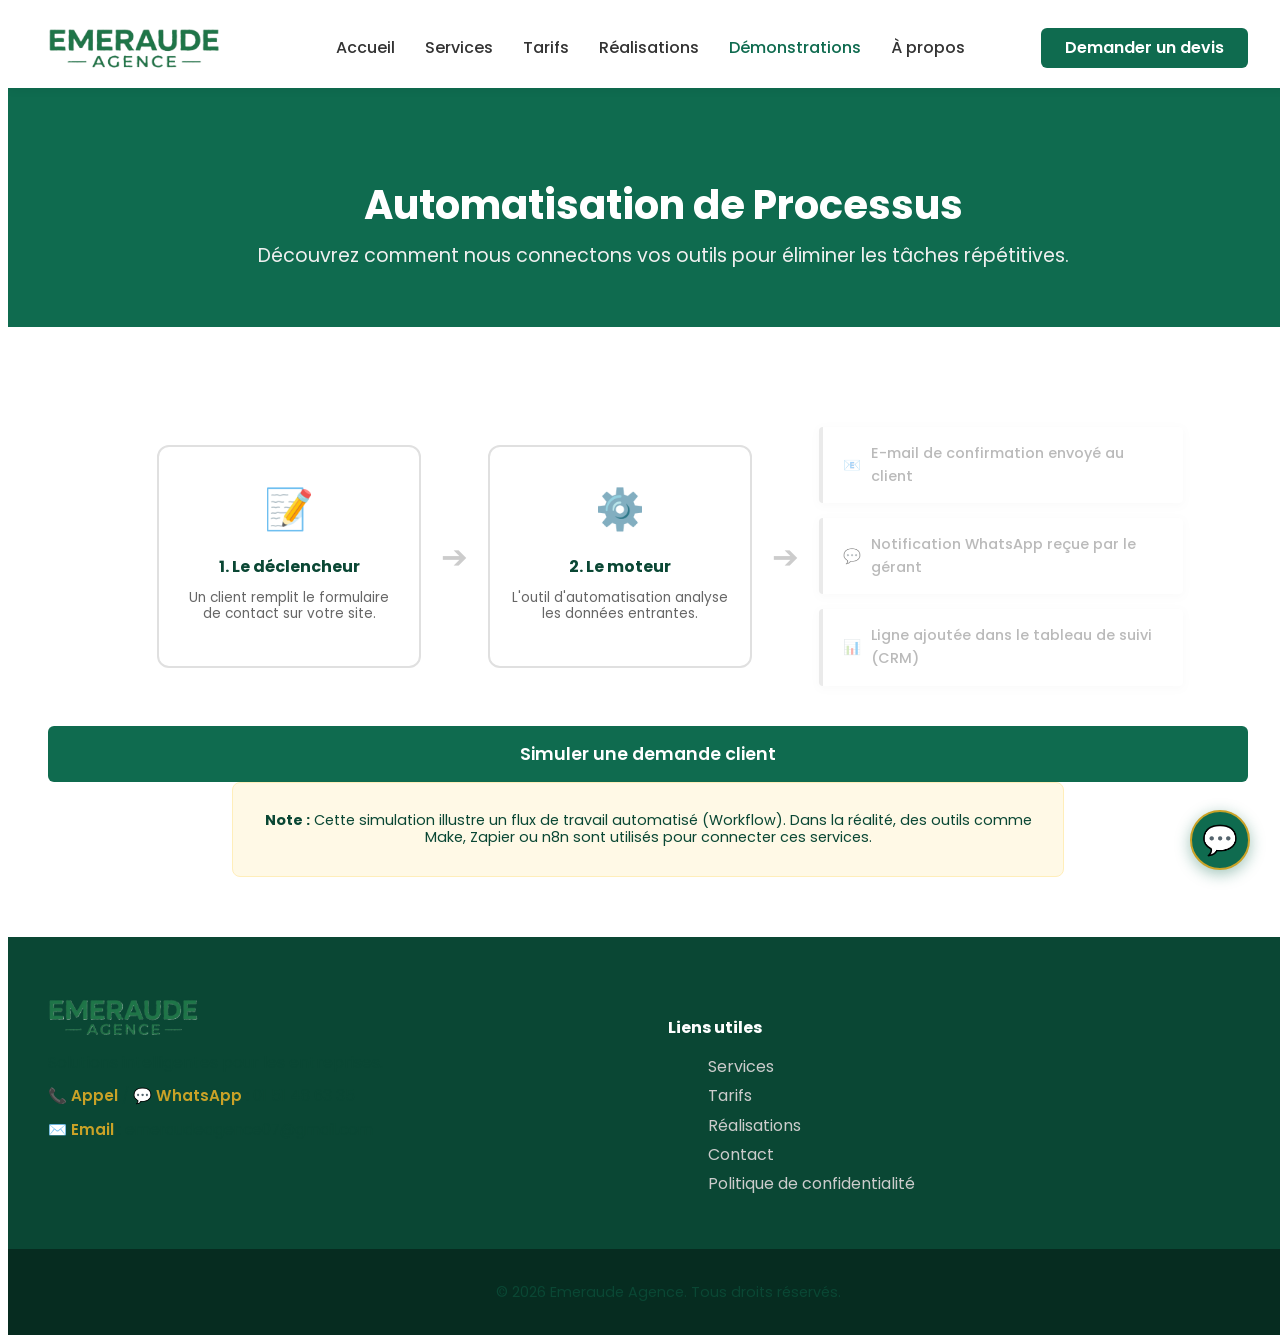
<file: demo-automatisation.html>
<!DOCTYPE html>
<html lang="fr">
<head>
<meta charset="UTF-8">
<meta name="viewport" content="width=device-width, initial-scale=1.0">

<!-- Titre et Description (SEO) -->
<title>Démo Automatisation | Emeraude Agence</title>
<meta name="description" content="Simulation d'un système d'automatisation de traitement des demandes clients. Gagnez du temps sur les tâches répétitives.">

<!-- Favicon -->
<link rel="icon" type="image/png" href="assets/images/favicon.png">

<!-- Balises Open Graph (Pour WhatsApp et Facebook) -->
<meta property="og:title" content="Démo Automatisation de Processus">
<meta property="og:description" content="Visualisez comment automatiser vos tâches répétitives.">
<meta property="og:image" content="assets/images/partage.jpg">
<meta property="og:type" content="website">

<!-- Polices Google -->
<link rel="preconnect" href="https://fonts.googleapis.com">
<link rel="preconnect" href="https://fonts.gstatic.com" crossorigin>
<link href="https://fonts.googleapis.com/css2?family=Poppins:wght@300;400;600;700&display=swap" rel="stylesheet">

<!-- Feuilles de style -->
<link rel="stylesheet" href="css/style.css">
<link rel="stylesheet" href="css/widget.css">
</head>
<body>
<header class="header">
<div class="container header-container">
<a href="index.html" class="logo"><img src="assets/images/logo.png" alt="Logo" class="logo-img"></a>
<nav class="nav">
<ul class="nav-list">
<li><a href="index.html" class="nav-link">Accueil</a></li>
<li><a href="services.html" class="nav-link">Services</a></li>
<li><a href="tarifs.html" class="nav-link">Tarifs</a></li>
<li><a href="realisations.html" class="nav-link">Réalisations</a></li>
<li><a href="demonstrations.html" class="nav-link active">Démonstrations</a></li>
<li><a href="a-propos.html" class="nav-link">À propos</a></li>
</ul>
</nav>
<div class="header-actions">
<a href="devis.html" class="btn btn-primary hidden-mobile">Demander un devis</a>
<button class="menu-toggle" id="menu-toggle"><span></span><span></span><span></span></button>
</div>
</div>
<div class="mobile-menu" id="mobile-menu">
<ul>
<li><a href="index.html" class="nav-link">Accueil</a></li>
<li><a href="services.html" class="nav-link">Services</a></li>
<li><a href="tarifs.html" class="nav-link">Tarifs</a></li>
<li><a href="realisations.html" class="nav-link">Réalisations</a></li>
<li><a href="demonstrations.html" class="nav-link active">Démonstrations</a></li>
<li><a href="a-propos.html" class="nav-link">À propos</a></li>
<li><a href="devis.html" class="btn btn-primary" style="margin-top: 10px;">Demander un devis</a></li>
</ul>
</div>
</header>

<main>
<section class="page-header">
<div class="container text-center">
<h1>Automatisation de Processus</h1>
<p>Découvrez comment nous connectons vos outils pour éliminer les tâches répétitives.</p>
</div>
</section>

<section class="section">
<div class="container">
<div class="workflow-container">
<div class="workflow-step" id="step-trigger">
<div class="wf-icon">📝</div>
<h3>1. Le déclencheur</h3>
<p>Un client remplit le formulaire de contact sur votre site.</p>
</div>
<div class="workflow-arrow" id="arrow-1">➔</div>
<div class="workflow-step engine-step" id="step-engine">
<div class="wf-icon spin-effect">⚙️</div>
<h3>2. Le moteur</h3>
<p>L'outil d'automatisation analyse les données entrantes.</p>
</div>
<div class="workflow-arrow" id="arrow-2">➔</div>
<div class="workflow-results">
<div class="result-card" id="result-1"><span>📧</span> E-mail de confirmation envoyé au client</div>
<div class="result-card" id="result-2"><span>💬</span> Notification WhatsApp reçue par le gérant</div>
<div class="result-card" id="result-3"><span>📊</span> Ligne ajoutée dans le tableau de suivi (CRM)</div>
</div>
</div>
<div class="text-center mt-40">
<button id="btn-run-workflow" class="btn btn-primary btn-large">Simuler une demande client</button>
</div>
<div class="demo-note text-center mt-40">
<p><strong>Note :</strong> Cette simulation illustre un flux de travail automatisé (Workflow). Dans la réalité, des outils comme Make, Zapier ou n8n sont utilisés pour connecter ces services.</p>
</div>
</div>
</section>
</main>

<footer class="footer">
<div class="container footer-content">
<div class="footer-brand">
<img src="assets/images/logo.png" alt="Logo Emeraude Agence" style="height: 40px !important; width: auto !important; max-width: 150px !important; display: block; margin-bottom: 15px;">
<p style="margin-bottom: 15px;">Solutions intelligentes pour les entreprises.</p>
<div class="footer-contact" style="font-size: 0.95rem; line-height: 1.8;">
<p>📞 <a href="tel:+2290151486335" style="color: var(--or); font-weight: 600;">Appel</a> / 💬 <a href="https://wa.me/2290151486335" target="_blank" style="color: var(--or); font-weight: 600;">WhatsApp</a> : 01 51 48 63 35</p>
<p>✉️ <a href="mailto:emeraudeagence07@gmail.com" style="color: var(--or); font-weight: 600;">Email</a> : emeraudeagence07@gmail.com</p>
</div>
</div>
<div class="footer-links">
<h4>Liens utiles</h4>
<ul>
<li><a href="services.html">Services</a></li>
<li><a href="tarifs.html">Tarifs</a></li>
<li><a href="realisations.html">Réalisations</a></li>
<li><a href="contact.html">Contact</a></li>
<li><a href="confidentialite.html">Politique de confidentialité</a></li>
</ul>
</div>
</div>
<div class="footer-bottom"><p>© 2026 Emeraude Agence. Tous droits réservés.</p></div>
</footer>
<!-- WIDGET DE CHAT -->
<div id="chat-widget-window" class="chat-widget-window">
<div class="widget-header">
<h4>Assistant Emeraude</h4>
<span id="chat-widget-close" class="widget-close">×</span>
</div>
<div id="widget-messages" class="widget-messages">
<div class="widget-message msg-bot">Bonjour ! Je suis l'assistant d'Emeraude Agence. Comment puis-je vous aider ?</div>
</div>
<div class="widget-input-area">
<input type="text" id="widget-input" placeholder="Écrivez votre message...">
<button id="widget-send">➤</button>
</div>
</div>
<button id="chat-widget-btn" class="chat-widget-btn" aria-label="Ouvrir le chat">💬</button>
<script src="js/config.js"></script><script src="js/main.js"></script><script src="js/automatisation.js"></script>
</body>
</html>
</file>
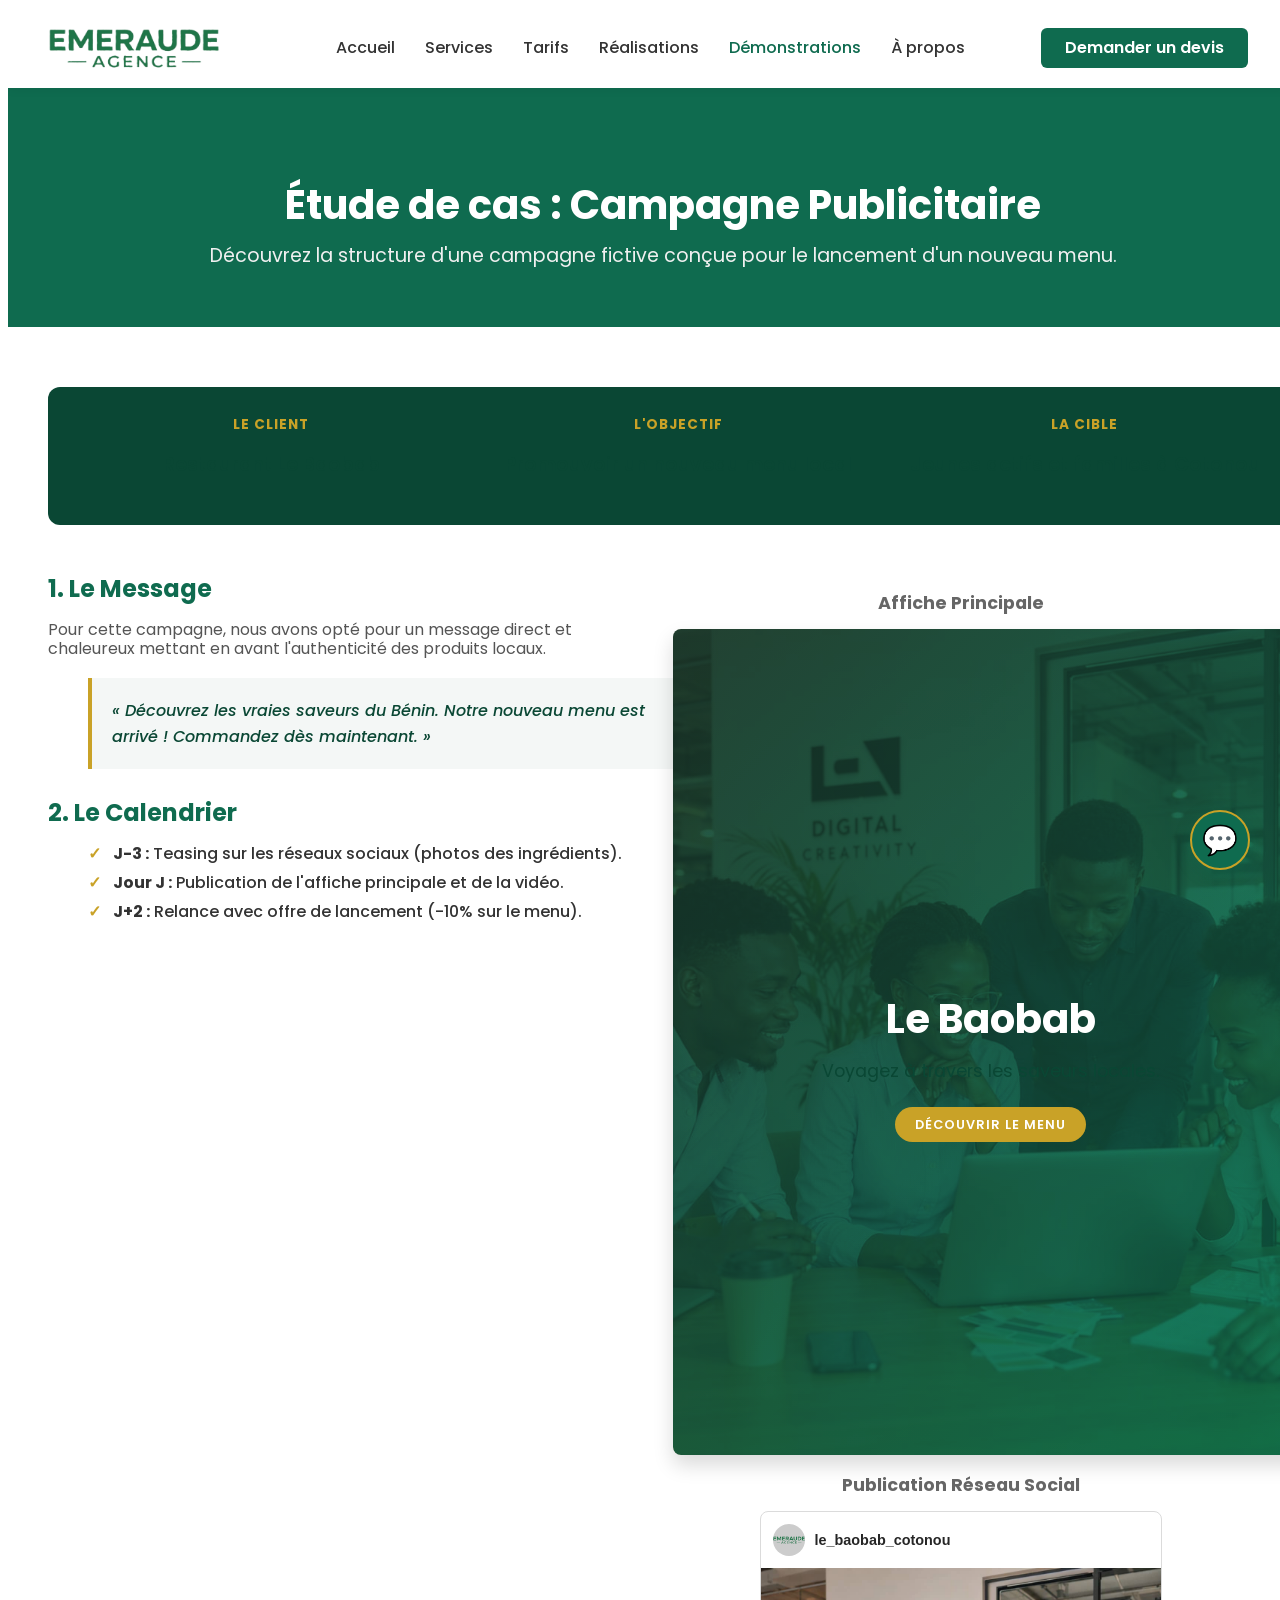
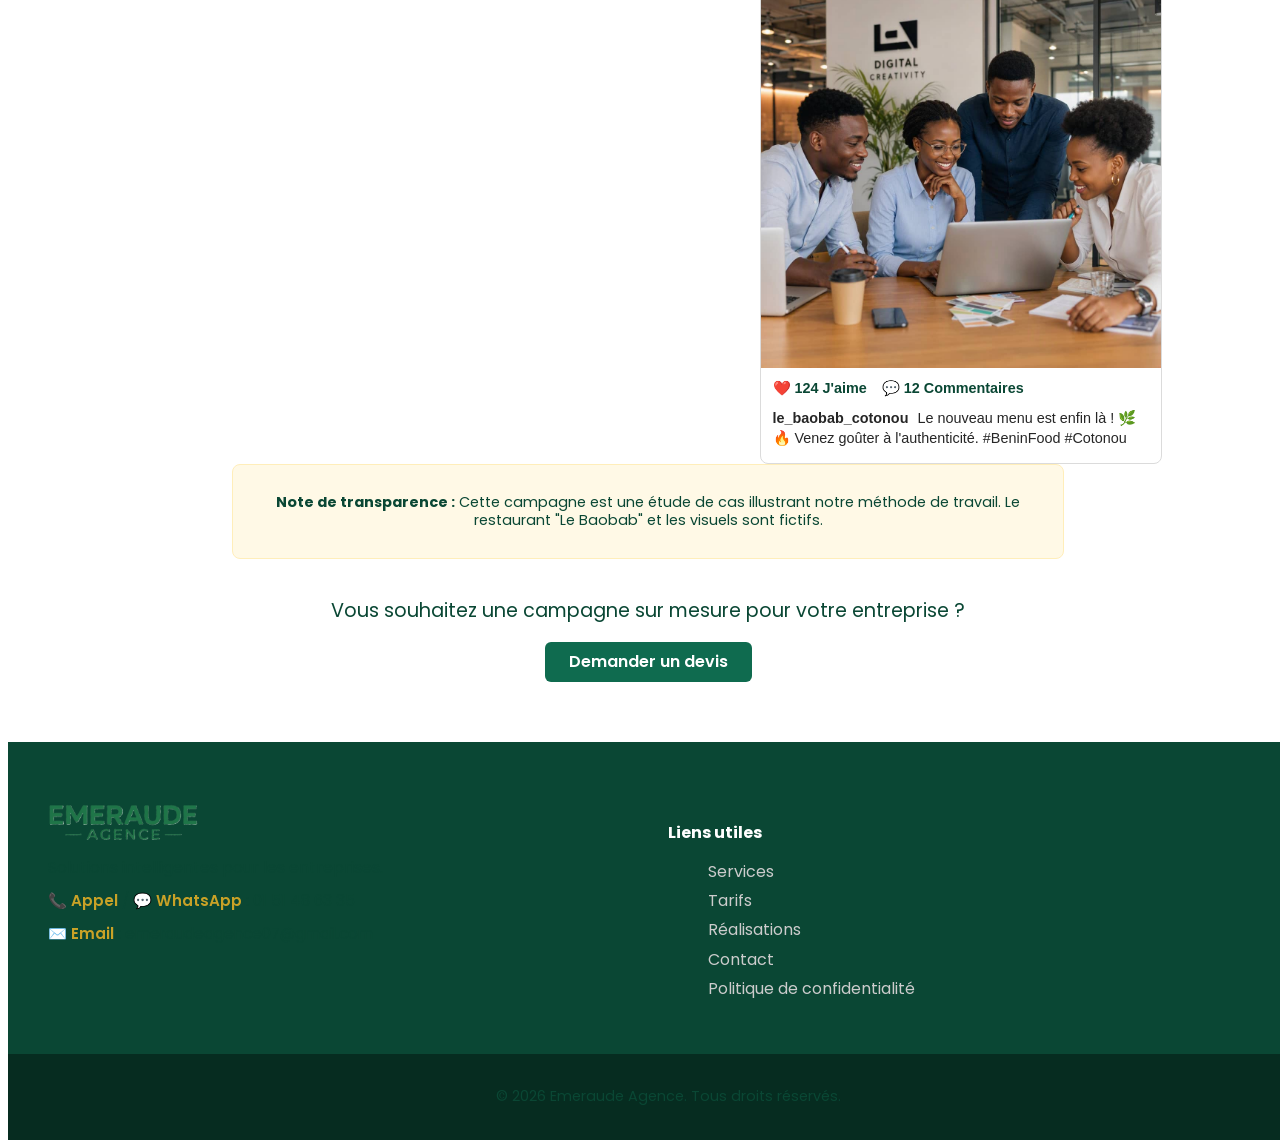
<file: demo-campagne.html>
<!DOCTYPE html>
<html lang="fr">
<head>
<meta charset="UTF-8">
<meta name="viewport" content="width=device-width, initial-scale=1.0">
<title>Étude de cas : Campagne Publicitaire | Emeraude Agence</title>
<meta name="description" content="Découvrez comment nous structurons une campagne publicitaire complète pour le lancement d'un nouveau produit ou service.">
<link rel="icon" type="image/png" href="assets/images/favicon.png">
<meta property="og:title" content="Étude de cas : Campagne Publicitaire">
<meta property="og:description" content="Notre méthode pour créer une campagne de A à Z.">
<meta property="og:image" content="assets/images/partage.jpg">
<meta property="og:type" content="website">
<link rel="preconnect" href="https://fonts.googleapis.com">
<link rel="preconnect" href="https://fonts.gstatic.com" crossorigin>
<link href="https://fonts.googleapis.com/css2?family=Poppins:wght@300;400;600;700&display=swap" rel="stylesheet">
<link rel="stylesheet" href="css/style.css">
<link rel="stylesheet" href="css/widget.css">
</head>
<body>
<header class="header">
<div class="container header-container">
<a href="index.html" class="logo"><img src="assets/images/logo.png" alt="Logo" class="logo-img"></a>
<nav class="nav">
<ul class="nav-list">
<li><a href="index.html" class="nav-link">Accueil</a></li>
<li><a href="services.html" class="nav-link">Services</a></li>
<li><a href="tarifs.html" class="nav-link">Tarifs</a></li>
<li><a href="realisations.html" class="nav-link">Réalisations</a></li>
<li><a href="demonstrations.html" class="nav-link active">Démonstrations</a></li>
<li><a href="a-propos.html" class="nav-link">À propos</a></li>
</ul>
</nav>
<div class="header-actions">
<a href="devis.html" class="btn btn-primary hidden-mobile">Demander un devis</a>
<button class="menu-toggle" id="menu-toggle"><span></span><span></span><span></span></button>
</div>
</div>
<div class="mobile-menu" id="mobile-menu">
<ul>
<li><a href="index.html" class="nav-link">Accueil</a></li>
<li><a href="services.html" class="nav-link">Services</a></li>
<li><a href="tarifs.html" class="nav-link">Tarifs</a></li>
<li><a href="realisations.html" class="nav-link">Réalisations</a></li>
<li><a href="demonstrations.html" class="nav-link active">Démonstrations</a></li>
<li><a href="a-propos.html" class="nav-link">À propos</a></li>
<li><a href="devis.html" class="btn btn-primary" style="margin-top: 10px;">Demander un devis</a></li>
</ul>
</div>
</header>

<main>
<section class="page-header">
<div class="container text-center">
<h1>Étude de cas : Campagne Publicitaire</h1>
<p>Découvrez la structure d'une campagne fictive conçue pour le lancement d'un nouveau menu.</p>
</div>
</section>

<section class="section">
<div class="container">
<div class="campaign-context">
<div class="context-item"><span class="context-label">Le Client</span><p>Restaurant Le Baobab</p></div>
<div class="context-item"><span class="context-label">L'Objectif</span><p>Promouvoir un nouveau menu local</p></div>
<div class="context-item"><span class="context-label">La Cible</span><p>Jeunes actifs et familles à Cotonou</p></div>
</div>
<div class="campaign-details">
<div class="campaign-text">
<h2>1. Le Message</h2>
<p>Pour cette campagne, nous avons opté pour un message direct et chaleureux mettant en avant l'authenticité des produits locaux.</p>
<blockquote>« Découvrez les vraies saveurs du Bénin. Notre nouveau menu est arrivé ! Commandez dès maintenant. »</blockquote>
<h2>2. Le Calendrier</h2>
<ul class="service-list">
<li><strong>J-3 :</strong> Teasing sur les réseaux sociaux (photos des ingrédients).</li>
<li><strong>Jour J :</strong> Publication de l'affiche principale et de la vidéo.</li>
<li><strong>J+2 :</strong> Relance avec offre de lancement (-10% sur le menu).</li>
</ul>
</div>
<div class="campaign-visuals">
<div class="visual-item">
<h3>Affiche Principale</h3>
<div class="poster-mockup">
<div class="poster-content">
<h4>Le Baobab</h4>
<p>Voyagez à travers les saveurs locales.</p>
<span class="poster-btn">Découvrir le menu</span>
</div>
</div>
</div>
<div class="visual-item mt-20">
<h3>Publication Réseau Social</h3>
<div class="social-mockup">
<div class="social-header"><div class="social-avatar"></div><div class="social-name">le_baobab_cotonou</div></div>
<div class="social-image"><div class="mock-image-bg"></div></div>
<div class="social-actions"><span>❤️ 124 J'aime</span><span>💬 12 Commentaires</span></div>
<div class="social-caption"><strong>le_baobab_cotonou</strong> Le nouveau menu est enfin là ! 🌿🔥 Venez goûter à l'authenticité. #BeninFood #Cotonou</div>
</div>
</div>
</div>
</div>
<div class="demo-note text-center mt-40">
<p><strong>Note de transparence :</strong> Cette campagne est une étude de cas illustrant notre méthode de travail. Le restaurant "Le Baobab" et les visuels sont fictifs.</p>
</div>
<div class="text-center mt-40">
<p style="margin-bottom: 20px; font-size: 1.2rem;">Vous souhaitez une campagne sur mesure pour votre entreprise ?</p>
<a href="devis.html" class="btn btn-primary">Demander un devis</a>
</div>
</div>
</section>
</main>

<footer class="footer">
<div class="container footer-content">
<div class="footer-brand">
<img src="assets/images/logo.png" alt="Logo Emeraude Agence" style="height: 40px !important; width: auto !important; max-width: 150px !important; display: block; margin-bottom: 15px;">
<p style="margin-bottom: 15px;">Solutions intelligentes pour les entreprises.</p>
<div class="footer-contact" style="font-size: 0.95rem; line-height: 1.8;">
<p>📞 <a href="tel:+2290151486335" style="color: var(--or); font-weight: 600;">Appel</a> / 💬 <a href="https://wa.me/2290151486335" target="_blank" style="color: var(--or); font-weight: 600;">WhatsApp</a> : 01 51 48 63 35</p>
<p>✉️ <a href="mailto:emeraudeagence07@gmail.com" style="color: var(--or); font-weight: 600;">Email</a> : emeraudeagence07@gmail.com</p>
</div>
</div>
<div class="footer-links">
<h4>Liens utiles</h4>
<ul>
<li><a href="services.html">Services</a></li>
<li><a href="tarifs.html">Tarifs</a></li>
<li><a href="realisations.html">Réalisations</a></li>
<li><a href="contact.html">Contact</a></li>
<li><a href="confidentialite.html">Politique de confidentialité</a></li>
</ul>
</div>
</div>
<div class="footer-bottom"><p>© 2026 Emeraude Agence. Tous droits réservés.</p></div>
</footer>
<!-- WIDGET DE CHAT -->
<div id="chat-widget-window" class="chat-widget-window">
<div class="widget-header">
<h4>Assistant Emeraude</h4>
<span id="chat-widget-close" class="widget-close">×</span>
</div>
<div id="widget-messages" class="widget-messages">
<div class="widget-message msg-bot">Bonjour ! Je suis l'assistant d'Emeraude Agence. Comment puis-je vous aider ?</div>
</div>
<div class="widget-input-area">
<input type="text" id="widget-input" placeholder="Écrivez votre message...">
<button id="widget-send">➤</button>
</div>
</div>
<button id="chat-widget-btn" class="chat-widget-btn" aria-label="Ouvrir le chat">💬</button>
<script src="js/config.js"></script><script src="js/main.js"></script>
</body>
</html>
</file>
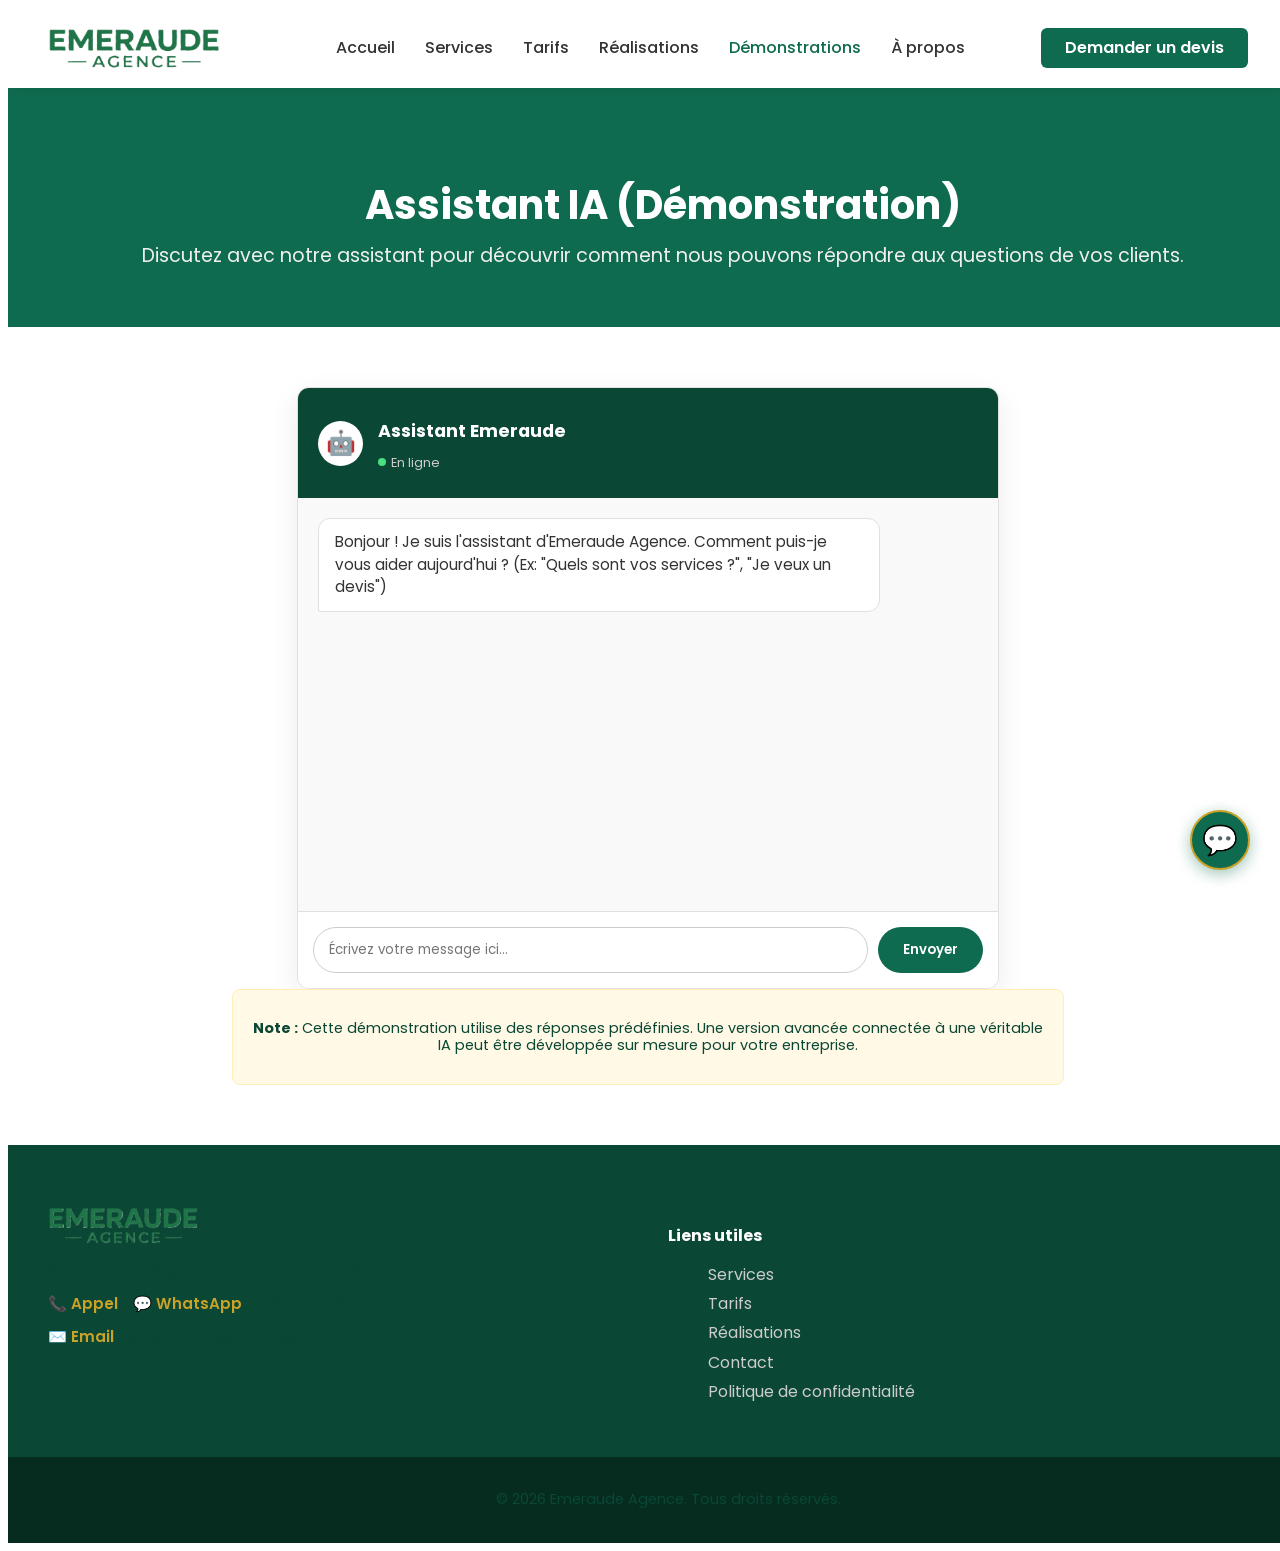
<file: demo-chatbot.html>
<!DOCTYPE html>
<html lang="fr">
<head>
<meta charset="UTF-8">
<meta name="viewport" content="width=device-width, initial-scale=1.0">
<title>Démo Assistant IA (Chatbot) | Emeraude Agence</title>
<meta name="description" content="Testez notre assistant conversationnel interactif. Découvrez comment un chatbot peut répondre à vos clients 24h/24.">
<link rel="icon" type="image/png" href="assets/images/favicon.png">
<meta property="og:title" content="Démo Assistant IA (Chatbot)">
<meta property="og:description" content="Testez notre assistant virtuel interactif.">
<meta property="og:image" content="assets/images/partage.jpg">
<meta property="og:type" content="website">
<link rel="preconnect" href="https://fonts.googleapis.com">
<link rel="preconnect" href="https://fonts.gstatic.com" crossorigin>
<link href="https://fonts.googleapis.com/css2?family=Poppins:wght@300;400;600;700&display=swap" rel="stylesheet">
<link rel="stylesheet" href="css/style.css">
<link rel="stylesheet" href="css/widget.css">
</head>
<body>
<header class="header">
<div class="container header-container">
<a href="index.html" class="logo"><img src="assets/images/logo.png" alt="Logo" class="logo-img"></a>
<nav class="nav">
<ul class="nav-list">
<li><a href="index.html" class="nav-link">Accueil</a></li>
<li><a href="services.html" class="nav-link">Services</a></li>
<li><a href="tarifs.html" class="nav-link">Tarifs</a></li>
<li><a href="realisations.html" class="nav-link">Réalisations</a></li>
<li><a href="demonstrations.html" class="nav-link active">Démonstrations</a></li>
<li><a href="a-propos.html" class="nav-link">À propos</a></li>
</ul>
</nav>
<div class="header-actions">
<a href="devis.html" class="btn btn-primary hidden-mobile">Demander un devis</a>
<button class="menu-toggle" id="menu-toggle"><span></span><span></span><span></span></button>
</div>
</div>
<div class="mobile-menu" id="mobile-menu">
<ul>
<li><a href="index.html" class="nav-link">Accueil</a></li>
<li><a href="services.html" class="nav-link">Services</a></li>
<li><a href="tarifs.html" class="nav-link">Tarifs</a></li>
<li><a href="realisations.html" class="nav-link">Réalisations</a></li>
<li><a href="demonstrations.html" class="nav-link active">Démonstrations</a></li>
<li><a href="a-propos.html" class="nav-link">À propos</a></li>
<li><a href="devis.html" class="btn btn-primary" style="margin-top: 10px;">Demander un devis</a></li>
</ul>
</div>
</header>

<main>
<section class="page-header">
<div class="container text-center">
<h1>Assistant IA (Démonstration)</h1>
<p>Discutez avec notre assistant pour découvrir comment nous pouvons répondre aux questions de vos clients.</p>
</div>
</section>

<section class="section">
<div class="container">
<div class="chat-wrapper">
<div class="chat-header">
<div class="chat-avatar">🤖</div>
<div>
<h3>Assistant Emeraude</h3>
<p class="chat-status"><span class="status-dot"></span> En ligne</p>
</div>
</div>
<div class="chat-messages" id="chat-messages">
<div class="message bot-message">
Bonjour ! Je suis l'assistant d'Emeraude Agence. Comment puis-je vous aider aujourd'hui ? (Ex: "Quels sont vos services ?", "Je veux un devis")
</div>
</div>
<div class="chat-input-area">
<input type="text" id="chat-input" placeholder="Écrivez votre message ici..." autocomplete="off">
<button id="chat-send" class="btn btn-primary">Envoyer</button>
</div>
</div>
<div class="demo-note text-center mt-20">
<p><strong>Note :</strong> Cette démonstration utilise des réponses prédéfinies. Une version avancée connectée à une véritable IA peut être développée sur mesure pour votre entreprise.</p>
</div>
</div>
</section>
</main>

<footer class="footer">
<div class="container footer-content">
<div class="footer-brand">
<img src="assets/images/logo.png" alt="Logo Emeraude Agence" style="height: 40px !important; width: auto !important; max-width: 150px !important; display: block; margin-bottom: 15px;">
<p style="margin-bottom: 15px;">Solutions intelligentes pour les entreprises.</p>
<div class="footer-contact" style="font-size: 0.95rem; line-height: 1.8;">
<p>📞 <a href="tel:+2290151486335" style="color: var(--or); font-weight: 600;">Appel</a> / 💬 <a href="https://wa.me/2290151486335" target="_blank" style="color: var(--or); font-weight: 600;">WhatsApp</a> : 01 51 48 63 35</p>
<p>✉️ <a href="mailto:emeraudeagence07@gmail.com" style="color: var(--or); font-weight: 600;">Email</a> : emeraudeagence07@gmail.com</p>
</div>
</div>
<div class="footer-links">
<h4>Liens utiles</h4>
<ul>
<li><a href="services.html">Services</a></li>
<li><a href="tarifs.html">Tarifs</a></li>
<li><a href="realisations.html">Réalisations</a></li>
<li><a href="contact.html">Contact</a></li>
<li><a href="confidentialite.html">Politique de confidentialité</a></li>
</ul>
</div>
</div>
<div class="footer-bottom"><p>© 2026 Emeraude Agence. Tous droits réservés.</p></div>
</footer>
<!-- WIDGET DE CHAT -->
<div id="chat-widget-window" class="chat-widget-window">
<div class="widget-header">
<h4>Assistant Emeraude</h4>
<span id="chat-widget-close" class="widget-close">×</span>
</div>
<div id="widget-messages" class="widget-messages">
<div class="widget-message msg-bot">Bonjour ! Je suis l'assistant d'Emeraude Agence. Comment puis-je vous aider ?</div>
</div>
<div class="widget-input-area">
<input type="text" id="widget-input" placeholder="Écrivez votre message...">
<button id="widget-send">➤</button>
</div>
</div>
<button id="chat-widget-btn" class="chat-widget-btn" aria-label="Ouvrir le chat">💬</button>
<script src="js/config.js"></script><script src="js/main.js"></script><script src="js/chatbot.js"></script>
</body>
</html>
</file>
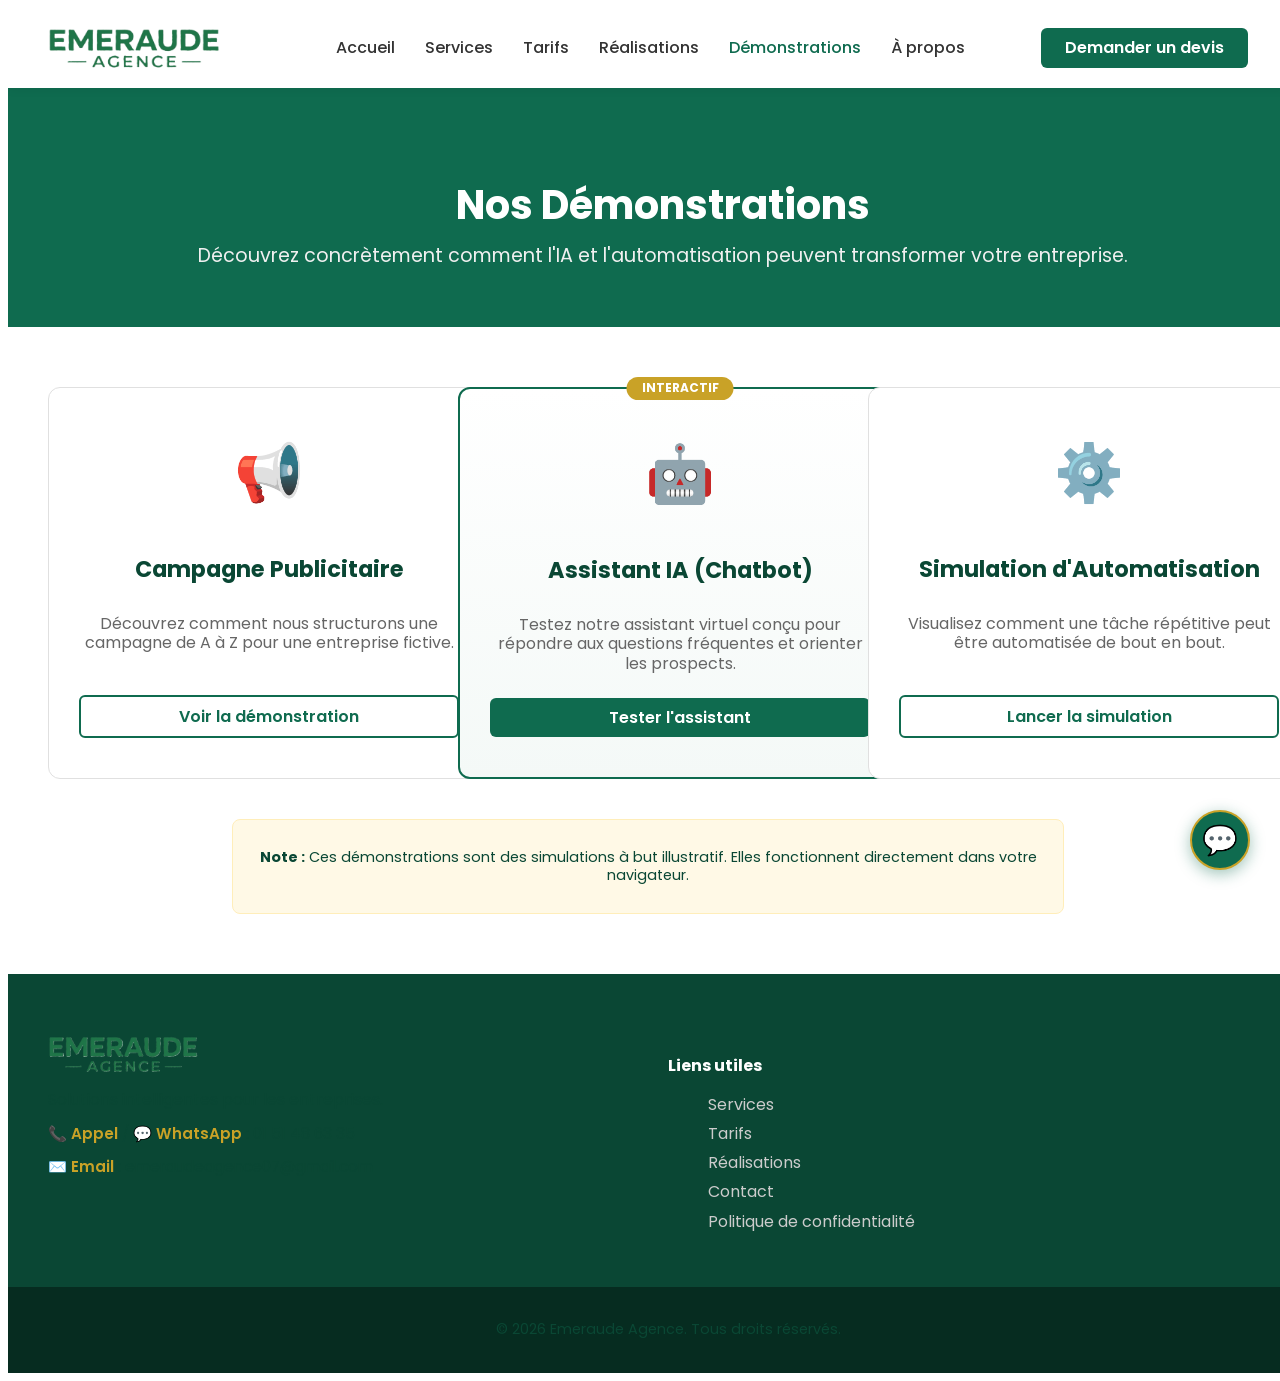
<file: demonstrations.html>
<!DOCTYPE html>
<html lang="fr">
<head>
<meta charset="UTF-8">
<meta name="viewport" content="width=device-width, initial-scale=1.0">
<title>Démonstrations | Emeraude Agence</title>
<meta name="description" content="Testez nos démonstrations interactives : chatbot IA, simulation d'automatisation et étude de cas de campagne publicitaire.">
<link rel="icon" type="image/png" href="assets/images/favicon.png">
<meta property="og:title" content="Démonstrations | Emeraude Agence">
<meta property="og:description" content="Testez nos assistants virtuels et découvrez le pouvoir de l'IA.">
<meta property="og:image" content="assets/images/partage.jpg">
<meta property="og:type" content="website">
<link rel="preconnect" href="https://fonts.googleapis.com">
<link rel="preconnect" href="https://fonts.gstatic.com" crossorigin>
<link href="https://fonts.googleapis.com/css2?family=Poppins:wght@300;400;600;700&display=swap" rel="stylesheet">
<link rel="stylesheet" href="css/style.css">
<link rel="stylesheet" href="css/widget.css">
</head>
<body>
<header class="header">
<div class="container header-container">
<a href="index.html" class="logo"><img src="assets/images/logo.png" alt="Logo" class="logo-img"></a>
<nav class="nav">
<ul class="nav-list">
<li><a href="index.html" class="nav-link">Accueil</a></li><li><a href="services.html" class="nav-link">Services</a></li><li><a href="tarifs.html" class="nav-link">Tarifs</a></li><li><a href="realisations.html" class="nav-link">Réalisations</a></li><li><a href="demonstrations.html" class="nav-link active">Démonstrations</a></li><li><a href="a-propos.html" class="nav-link">À propos</a></li>
</ul>
</nav>
<div class="header-actions">
<a href="devis.html" class="btn btn-primary hidden-mobile">Demander un devis</a>
<button class="menu-toggle" id="menu-toggle"><span></span><span></span><span></span></button>
</div>
</div>
<div class="mobile-menu" id="mobile-menu">
<ul>
<li><a href="index.html" class="nav-link">Accueil</a></li><li><a href="services.html" class="nav-link">Services</a></li><li><a href="tarifs.html" class="nav-link">Tarifs</a></li><li><a href="realisations.html" class="nav-link">Réalisations</a></li><li><a href="demonstrations.html" class="nav-link active">Démonstrations</a></li><li><a href="a-propos.html" class="nav-link">À propos</a></li><li><a href="devis.html" class="btn btn-primary" style="margin-top: 10px;">Demander un devis</a></li>
</ul>
</div>
</header>

<main>
<section class="page-header">
<div class="container text-center"><h1>Nos Démonstrations</h1><p>Découvrez concrètement comment l'IA et l'automatisation peuvent transformer votre entreprise.</p></div>
</section>
<section class="section">
<div class="container">
<div class="demos-grid">
<div class="demo-card"><div class="demo-icon">📢</div><h2>Campagne Publicitaire</h2><p>Découvrez comment nous structurons une campagne de A à Z pour une entreprise fictive.</p><a href="demo-campagne.html" class="btn btn-outline">Voir la démonstration</a></div>
<div class="demo-card highlight-demo"><span class="demo-badge-card">Interactif</span><div class="demo-icon">🤖</div><h2>Assistant IA (Chatbot)</h2><p>Testez notre assistant virtuel conçu pour répondre aux questions fréquentes et orienter les prospects.</p><a href="demo-chatbot.html" class="btn btn-primary">Tester l'assistant</a></div>
<div class="demo-card"><div class="demo-icon">⚙️</div><h2>Simulation d'Automatisation</h2><p>Visualisez comment une tâche répétitive peut être automatisée de bout en bout.</p><a href="demo-automatisation.html" class="btn btn-outline">Lancer la simulation</a></div>
</div>
<div class="demo-note text-center"><p><strong>Note :</strong> Ces démonstrations sont des simulations à but illustratif. Elles fonctionnent directement dans votre navigateur.</p></div>
</div>
</section>
</main>

<footer class="footer">
<div class="container footer-content">
<div class="footer-brand">
<img src="assets/images/logo.png" alt="Logo Emeraude Agence" style="height: 40px !important; width: auto !important; max-width: 150px !important; display: block; margin-bottom: 15px;">
<p style="margin-bottom: 15px;">Solutions intelligentes pour les entreprises.</p>
<div class="footer-contact" style="font-size: 0.95rem; line-height: 1.8;">
<p>📞 <a href="tel:+2290151486335" style="color: var(--or); font-weight: 600;">Appel</a> / 💬 <a href="https://wa.me/2290151486335" target="_blank" style="color: var(--or); font-weight: 600;">WhatsApp</a> : 01 51 48 63 35</p>
<p>✉️ <a href="mailto:emeraudeagence07@gmail.com" style="color: var(--or); font-weight: 600;">Email</a> : emeraudeagence07@gmail.com</p>
</div>
</div>
<div class="footer-links">
<h4>Liens utiles</h4>
<ul>
<li><a href="services.html">Services</a></li><li><a href="tarifs.html">Tarifs</a></li><li><a href="realisations.html">Réalisations</a></li><li><a href="contact.html">Contact</a></li><li><a href="confidentialite.html">Politique de confidentialité</a></li>
</ul>
</div>
</div>
<div class="footer-bottom"><p>© 2026 Emeraude Agence. Tous droits réservés.</p></div>
</footer>
<!-- WIDGET DE CHAT -->
<div id="chat-widget-window" class="chat-widget-window">
<div class="widget-header">
<h4>Assistant Emeraude</h4>
<span id="chat-widget-close" class="widget-close">×</span>
</div>
<div id="widget-messages" class="widget-messages">
<div class="widget-message msg-bot">Bonjour ! Je suis l'assistant d'Emeraude Agence. Comment puis-je vous aider ?</div>
</div>
<div class="widget-input-area">
<input type="text" id="widget-input" placeholder="Écrivez votre message...">
<button id="widget-send">➤</button>
</div>
</div>
<button id="chat-widget-btn" class="chat-widget-btn" aria-label="Ouvrir le chat">💬</button>
<script src="js/config.js"></script><script src="js/main.js"></script>
</body>
</html>
</file>
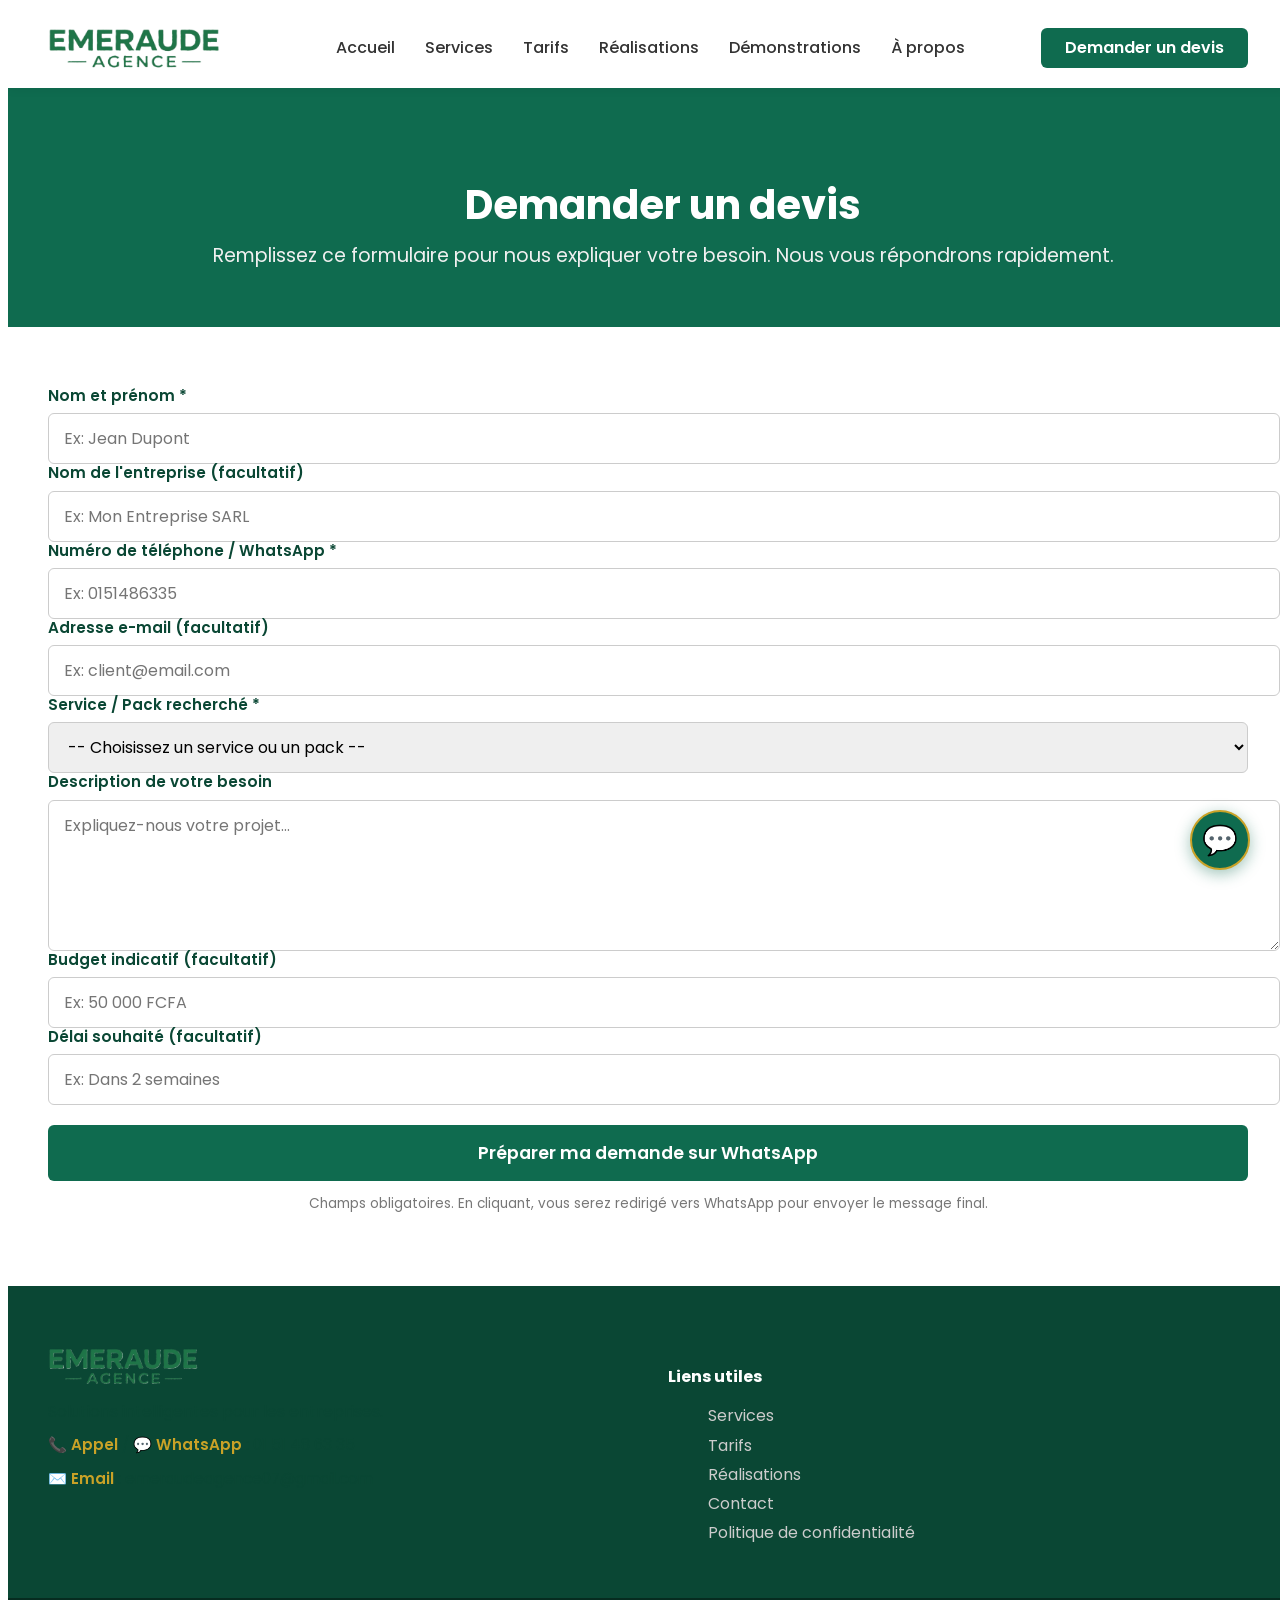
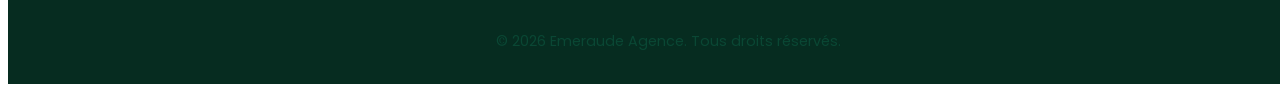
<file: devis.html>
<!DOCTYPE html>
<html lang="fr">
<head>
<meta charset="UTF-8">
<meta name="viewport" content="width=device-width, initial-scale=1.0">
<title>Demander un devis | Emeraude Agence</title>
<meta name="description" content="Remplissez notre formulaire pour recevoir une proposition adaptée à vos besoins en communication, web ou intelligence artificielle.">
<link rel="icon" type="image/png" href="assets/images/favicon.png">
<meta property="og:title" content="Demander un devis | Emeraude Agence">
<meta property="og:description" content="Décrivez votre besoin et recevez une proposition sur mesure.">
<meta property="og:image" content="assets/images/partage.jpg">
<meta property="og:type" content="website">
<link rel="preconnect" href="https://fonts.googleapis.com">
<link rel="preconnect" href="https://fonts.gstatic.com" crossorigin>
<link href="https://fonts.googleapis.com/css2?family=Poppins:wght@300;400;600;700&display=swap" rel="stylesheet">
<link rel="stylesheet" href="css/style.css">
<link rel="stylesheet" href="css/widget.css">
</head>
<body>
<header class="header">
<div class="container header-container">
<a href="index.html" class="logo"><img src="assets/images/logo.png" alt="Logo" class="logo-img"></a>
<nav class="nav">
<ul class="nav-list">
<li><a href="index.html" class="nav-link">Accueil</a></li>
<li><a href="services.html" class="nav-link">Services</a></li>
<li><a href="tarifs.html" class="nav-link">Tarifs</a></li>
<li><a href="realisations.html" class="nav-link">Réalisations</a></li>
<li><a href="demonstrations.html" class="nav-link">Démonstrations</a></li>
<li><a href="a-propos.html" class="nav-link">À propos</a></li>
</ul>
</nav>
<div class="header-actions">
<a href="devis.html" class="btn btn-primary hidden-mobile">Demander un devis</a>
<button class="menu-toggle" id="menu-toggle"><span></span><span></span><span></span></button>
</div>
</div>
<div class="mobile-menu" id="mobile-menu">
<ul>
<li><a href="index.html" class="nav-link">Accueil</a></li>
<li><a href="services.html" class="nav-link">Services</a></li>
<li><a href="tarifs.html" class="nav-link">Tarifs</a></li>
<li><a href="realisations.html" class="nav-link">Réalisations</a></li>
<li><a href="demonstrations.html" class="nav-link">Démonstrations</a></li>
<li><a href="a-propos.html" class="nav-link">À propos</a></li>
<li><a href="devis.html" class="btn btn-primary" style="margin-top: 10px;">Demander un devis</a></li>
</ul>
</div>
</header>

<main>
<section class="page-header">
<div class="container text-center">
<h1>Demander un devis</h1>
<p>Remplissez ce formulaire pour nous expliquer votre besoin. Nous vous répondrons rapidement.</p>
</div>
</section>

<section class="section">
<div class="container form-container">
<form id="devis-form" class="devis-form">
<div class="form-row">
<div class="form-group">
<label for="nom">Nom et prénom *</label>
<input type="text" id="nom" name="nom" placeholder="Ex: Jean Dupont" required>
</div>
<div class="form-group">
<label for="entreprise">Nom de l'entreprise (facultatif)</label>
<input type="text" id="entreprise" name="entreprise" placeholder="Ex: Mon Entreprise SARL">
</div>
</div>
<div class="form-row">
<div class="form-group">
<label for="telephone">Numéro de téléphone / WhatsApp *</label>
<input type="tel" id="telephone" name="telephone" placeholder="Ex: 0151486335" required>
</div>
<div class="form-group">
<label for="email">Adresse e-mail (facultatif)</label>
<input type="email" id="email" name="email" placeholder="Ex: client@email.com">
</div>
</div>
<div class="form-group">
<label for="service">Service / Pack recherché *</label>
<select id="service" name="service" required>
<option value="">-- Choisissez un service ou un pack --</option>

<optgroup label="📱 Communication digitale">
<option value="Visibilité Essentiel">Visibilité Essentiel (45 000 F/mois)</option>
<option value="Visibilité Pro">Visibilité Pro (75 000 F/mois)</option>
<option value="Stratégie de Communication">Stratégie de Communication (50 000 F)</option>
<option value="Vidéo Pub IA Express">Vidéo Pub IA Express (30 000 F)</option>
<option value="Vidéo Pub IA Pro">Vidéo Pub IA Pro (75 000 F)</option>
</optgroup>

<optgroup label="🎨 Design et création numérique">
<option value="Visuels à la carte">Visuels à la carte (10 000 F)</option>
<option value="Identité Starter">Identité Starter (35 000 F)</option>
<option value="Identité Complète">Identité Complète (150 000 F)</option>
</optgroup>

<optgroup label="🌐 Web, application et PWA">
<option value="Site Vitrine Express">Site Vitrine Express (75 000 F)</option>
<option value="Site Vitrine Pro">Site Vitrine Pro (150 000 F)</option>
<option value="Application Basique (PWA)">Application Basique - PWA (dès 150 000 F)</option>
<option value="Prototype d'Application Complexe">Prototype d'Application Complexe (dès 100 000 F)</option>
</optgroup>

<optgroup label="🤖 Chatbots et agents IA">
<option value="Assistant FAQ">Assistant FAQ (90 000 F + 15k/mois)</option>
<option value="Assistant Commercial">Assistant Commercial (150 000 F + 20k/mois)</option>
</optgroup>

<optgroup label="⚙️ Automatisation">
<option value="Automatisation Starter">Automatisation Starter (75 000 F)</option>
<option value="Relances et Notifications">Relances et Notifications (100 000 F)</option>
</optgroup>

<optgroup label="💡 Conseil en IA">
<option value="Diagnostic IA">Diagnostic IA (Gratuit)</option>
<option value="Atelier Prise en Main">Atelier Prise en Main (35 000 F)</option>
<option value="Accompagnement Mensuel">Accompagnement Mensuel (75 000 F/mois)</option>
</optgroup>

<optgroup label="📦 Packs combinés">
<option value="Pack Démarrage Commerce">Pack Démarrage Commerce (220 000 F)</option>
<option value="Pack Croissance PME">Pack Croissance PME (390 000 F)</option>
<option value="Pack Site Intelligent">Pack Site Intelligent (320 000 F + 20k/mois)</option>
</optgroup>

<option value="Autre / Sur mesure">Autre besoin / Sur mesure</option>
</select>
</div>
<div class="form-group">
<label for="description">Description de votre besoin </label>
<textarea id="description" name="description" rows="5" placeholder="Expliquez-nous votre projet..." required></textarea>
</div>
<div class="form-row">
<div class="form-group">
<label for="budget">Budget indicatif (facultatif)</label>
<input type="text" id="budget" name="budget" placeholder="Ex: 50 000 FCFA">
</div>
<div class="form-group">
<label for="delai">Délai souhaité (facultatif)</label>
<input type="text" id="delai" name="delai" placeholder="Ex: Dans 2 semaines">
</div>
</div>
<div class="form-submit">
<button type="submit" class="btn btn-primary btn-large">Préparer ma demande sur WhatsApp</button>
<p class="form-note"> Champs obligatoires. En cliquant, vous serez redirigé vers WhatsApp pour envoyer le message final.</p>
</div>
</form>
</div>
</section>
</main>

<footer class="footer">
<div class="container footer-content">
<div class="footer-brand">
<img src="assets/images/logo.png" alt="Logo Emeraude Agence" style="height: 40px !important; width: auto !important; max-width: 150px !important; display: block; margin-bottom: 15px;">
<p style="margin-bottom: 15px;">Solutions intelligentes pour les entreprises.</p>
<div class="footer-contact" style="font-size: 0.95rem; line-height: 1.8;">
<p>📞 <a href="tel:+2290151486335" style="color: var(--or); font-weight: 600;">Appel</a> / 💬 <a href="https://wa.me/2290151486335" target="_blank" style="color: var(--or); font-weight: 600;">WhatsApp</a> : 01 51 48 63 35</p>
<p>✉️ <a href="mailto:emeraudeagence07@gmail.com" style="color: var(--or); font-weight: 600;">Email</a> : emeraudeagence07@gmail.com</p>
</div>
</div>
<div class="footer-links">
<h4>Liens utiles</h4>
<ul>
<li><a href="services.html">Services</a></li>
<li><a href="tarifs.html">Tarifs</a></li>
<li><a href="realisations.html">Réalisations</a></li>
<li><a href="contact.html">Contact</a></li>
<li><a href="confidentialite.html">Politique de confidentialité</a></li>
</ul>
</div>
</div>
<div class="footer-bottom"><p>© 2026 Emeraude Agence. Tous droits réservés.</p></div>
</footer>
<!-- WIDGET DE CHAT -->
<div id="chat-widget-window" class="chat-widget-window">
<div class="widget-header">
<h4>Assistant Emeraude</h4>
<span id="chat-widget-close" class="widget-close">×</span>
</div>
<div id="widget-messages" class="widget-messages">
<div class="widget-message msg-bot">Bonjour ! Je suis l'assistant d'Emeraude Agence. Comment puis-je vous aider ?</div>
</div>
<div class="widget-input-area">
<input type="text" id="widget-input" placeholder="Écrivez votre message...">
<button id="widget-send">➤</button>
</div>
</div>
<button id="chat-widget-btn" class="chat-widget-btn" aria-label="Ouvrir le chat">💬</button>
<!-- Formulaire caché pour Google Sheets -->
<iframe name="hidden_iframe" id="hidden_iframe" style="display:none;"></iframe>
<script src="js/config.js"></script>
<script src="js/main.js"></script>
<script src="js/devis.js"></script>
</body>
</html>
</file>
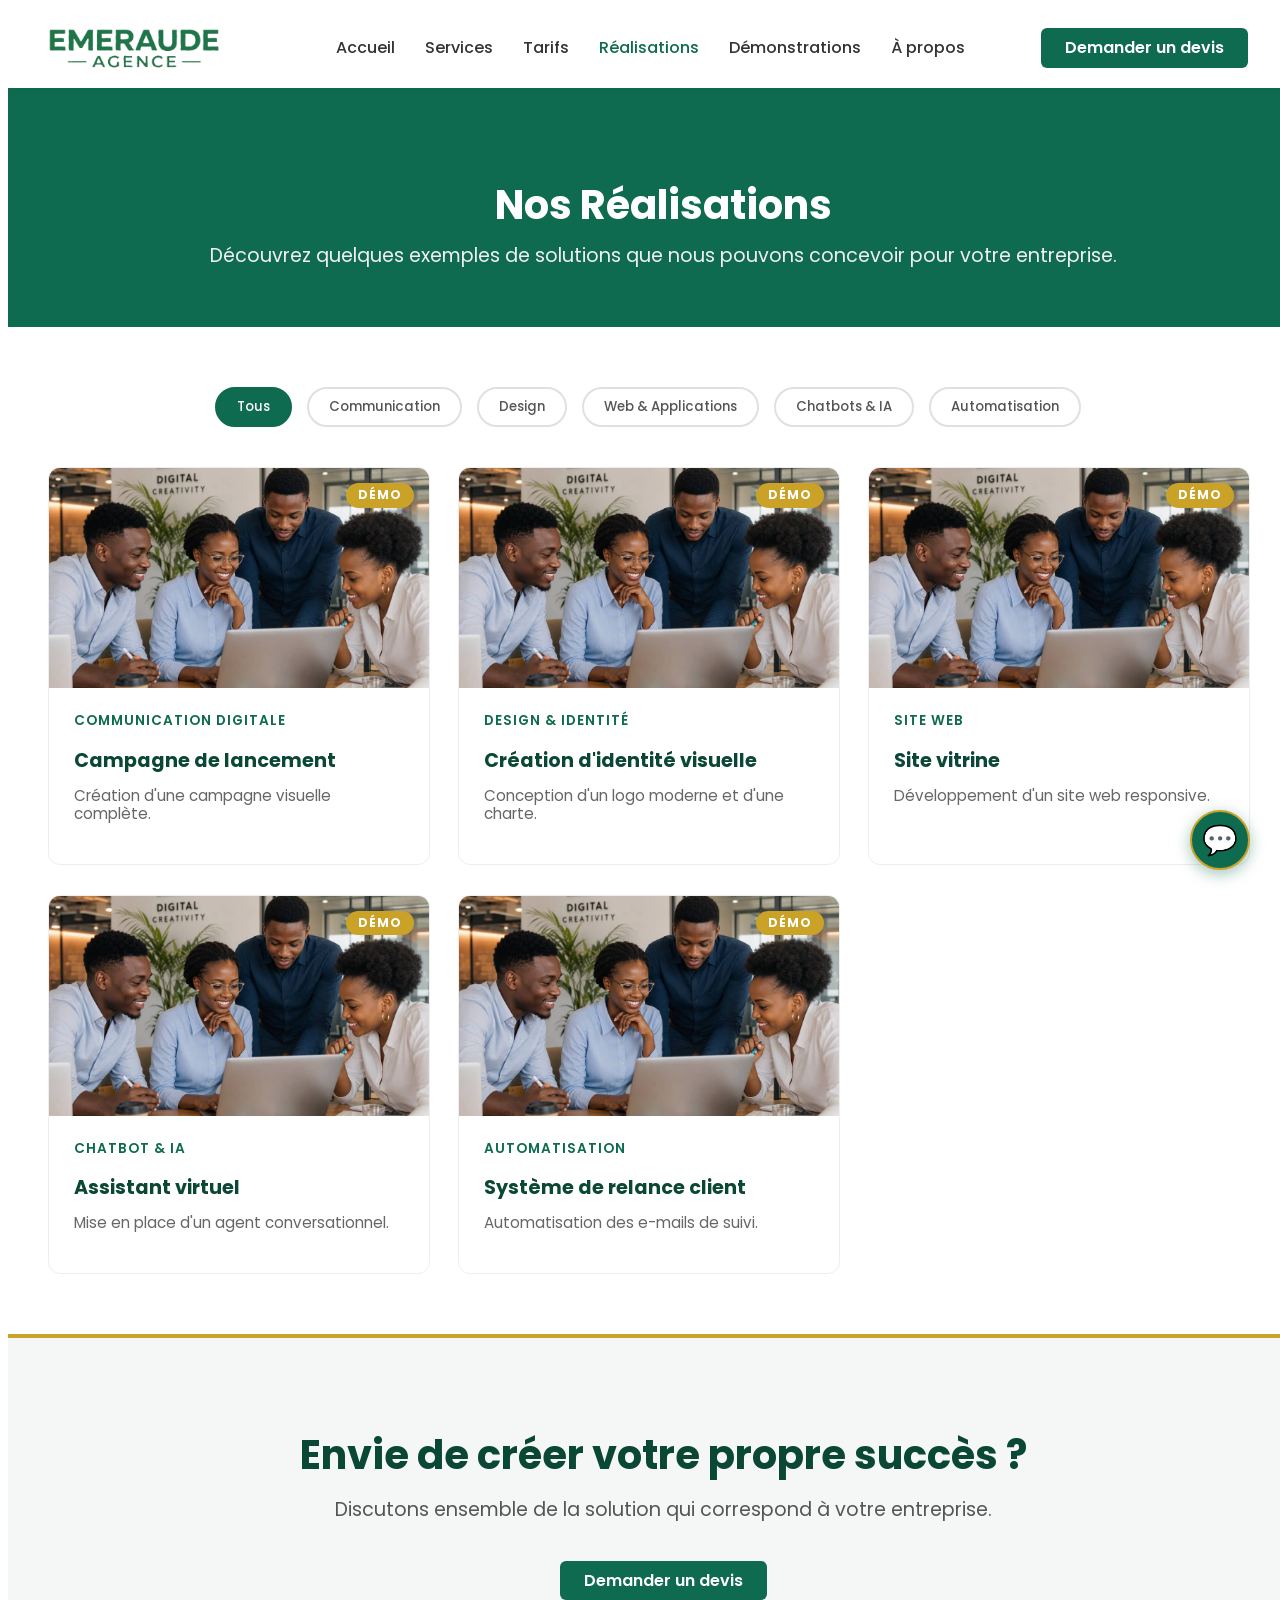
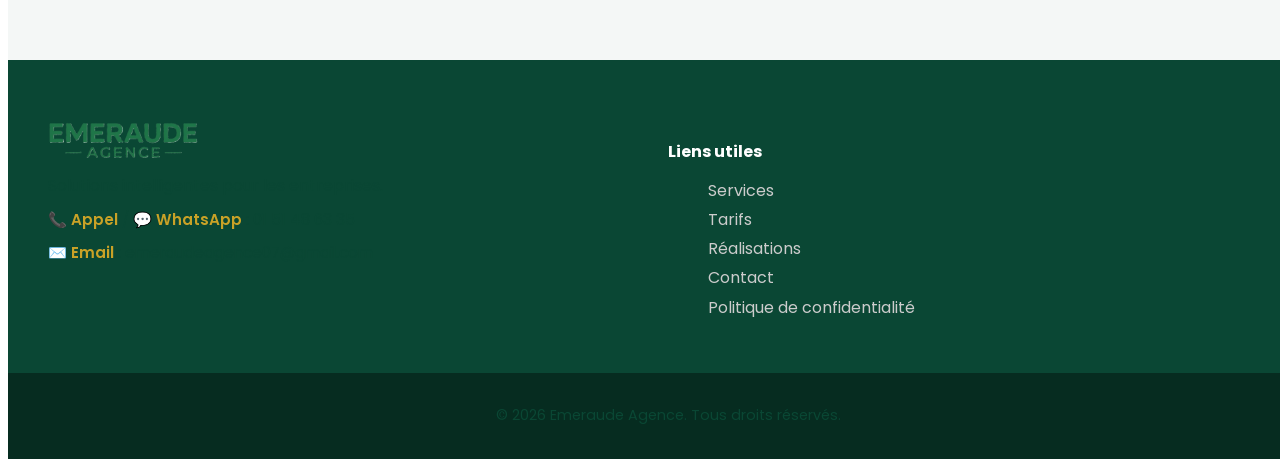
<file: realisations.html>
<!DOCTYPE html>
<html lang="fr">
<head>
<meta charset="UTF-8">
<meta name="viewport" content="width=device-width, initial-scale=1.0">
<title>Nos Réalisations | Emeraude Agence</title>
<meta name="description" content="Découvrez les exemples de projets et d'études de cas réalisés par Emeraude Agence en communication, design et intelligence artificielle.">
<link rel="icon" type="image/png" href="assets/images/favicon.png">
<meta property="og:title" content="Nos Réalisations | Emeraude Agence">
<meta property="og:description" content="Découvrez notre portfolio de solutions numériques et intelligentes.">
<meta property="og:image" content="assets/images/partage.jpg">
<meta property="og:type" content="website">
<link rel="preconnect" href="https://fonts.googleapis.com">
<link rel="preconnect" href="https://fonts.gstatic.com" crossorigin>
<link href="https://fonts.googleapis.com/css2?family=Poppins:wght@300;400;600;700&display=swap" rel="stylesheet">
<link rel="stylesheet" href="css/style.css">
<link rel="stylesheet" href="css/widget.css">
</head>
<body>
<header class="header">
<div class="container header-container">
<a href="index.html" class="logo"><img src="assets/images/logo.png" alt="Logo" class="logo-img"></a>
<nav class="nav">
<ul class="nav-list">
<li><a href="index.html" class="nav-link">Accueil</a></li><li><a href="services.html" class="nav-link">Services</a></li><li><a href="tarifs.html" class="nav-link">Tarifs</a></li><li><a href="realisations.html" class="nav-link active">Réalisations</a></li><li><a href="demonstrations.html" class="nav-link">Démonstrations</a></li><li><a href="a-propos.html" class="nav-link">À propos</a></li>
</ul>
</nav>
<div class="header-actions">
<a href="devis.html" class="btn btn-primary hidden-mobile">Demander un devis</a>
<button class="menu-toggle" id="menu-toggle"><span></span><span></span><span></span></button>
</div>
</div>
<div class="mobile-menu" id="mobile-menu">
<ul>
<li><a href="index.html" class="nav-link">Accueil</a></li><li><a href="services.html" class="nav-link">Services</a></li><li><a href="tarifs.html" class="nav-link">Tarifs</a></li><li><a href="realisations.html" class="nav-link active">Réalisations</a></li><li><a href="demonstrations.html" class="nav-link">Démonstrations</a></li><li><a href="a-propos.html" class="nav-link">À propos</a></li><li><a href="devis.html" class="btn btn-primary" style="margin-top: 10px;">Demander un devis</a></li>
</ul>
</div>
</header>

<main>
<section class="page-header">
<div class="container text-center"><h1>Nos Réalisations</h1><p>Découvrez quelques exemples de solutions que nous pouvons concevoir pour votre entreprise.</p></div>
</section>
<section class="section">
<div class="container">
<div class="portfolio-filters">
<button class="filter-btn active" data-filter="all">Tous</button>
<button class="filter-btn" data-filter="communication">Communication</button>
<button class="filter-btn" data-filter="design">Design</button>
<button class="filter-btn" data-filter="web">Web & Applications</button>
<button class="filter-btn" data-filter="chatbot">Chatbots & IA</button>
<button class="filter-btn" data-filter="automatisation">Automatisation</button>
</div>
<div class="portfolio-grid" id="portfolio-grid">
<div class="portfolio-card" data-category="communication"><div class="portfolio-image"><img src="assets/images/hero-bg.jpg" alt="Communication"><span class="badge demo-badge">Démo</span></div><div class="portfolio-info"><span class="portfolio-category">Communication digitale</span><h3>Campagne de lancement</h3><p>Création d'une campagne visuelle complète.</p></div></div>
<div class="portfolio-card" data-category="design"><div class="portfolio-image"><img src="assets/images/hero-bg.jpg" alt="Design"><span class="badge demo-badge">Démo</span></div><div class="portfolio-info"><span class="portfolio-category">Design & Identité</span><h3>Création d'identité visuelle</h3><p>Conception d'un logo moderne et d'une charte.</p></div></div>
<div class="portfolio-card" data-category="web"><div class="portfolio-image"><img src="assets/images/hero-bg.jpg" alt="Web"><span class="badge demo-badge">Démo</span></div><div class="portfolio-info"><span class="portfolio-category">Site Web</span><h3>Site vitrine</h3><p>Développement d'un site web responsive.</p></div></div>
<div class="portfolio-card" data-category="chatbot"><div class="portfolio-image"><img src="assets/images/hero-bg.jpg" alt="Chatbot"><span class="badge demo-badge">Démo</span></div><div class="portfolio-info"><span class="portfolio-category">Chatbot & IA</span><h3>Assistant virtuel</h3><p>Mise en place d'un agent conversationnel.</p></div></div>
<div class="portfolio-card" data-category="automatisation"><div class="portfolio-image"><img src="assets/images/hero-bg.jpg" alt="Automatisation"><span class="badge demo-badge">Démo</span></div><div class="portfolio-info"><span class="portfolio-category">Automatisation</span><h3>Système de relance client</h3><p>Automatisation des e-mails de suivi.</p></div></div>
</div>
</div>
</section>
<section class="section cta-section text-center">
<div class="container"><h2>Envie de créer votre propre succès ?</h2><p>Discutons ensemble de la solution qui correspond à votre entreprise.</p><a href="devis.html" class="btn btn-primary mt-20">Demander un devis</a></div>
</section>
</main>

<footer class="footer">
<div class="container footer-content">
<div class="footer-brand">
<img src="assets/images/logo.png" alt="Logo Emeraude Agence" style="height: 40px !important; width: auto !important; max-width: 150px !important; display: block; margin-bottom: 15px;">
<p style="margin-bottom: 15px;">Solutions intelligentes pour les entreprises.</p>
<div class="footer-contact" style="font-size: 0.95rem; line-height: 1.8;">
<p>📞 <a href="tel:+2290151486335" style="color: var(--or); font-weight: 600;">Appel</a> / 💬 <a href="https://wa.me/2290151486335" target="_blank" style="color: var(--or); font-weight: 600;">WhatsApp</a> : 01 51 48 63 35</p>
<p>✉️ <a href="mailto:emeraudeagence07@gmail.com" style="color: var(--or); font-weight: 600;">Email</a> : emeraudeagence07@gmail.com</p>
</div>
</div>
<div class="footer-links">
<h4>Liens utiles</h4>
<ul>
<li><a href="services.html">Services</a></li><li><a href="tarifs.html">Tarifs</a></li><li><a href="realisations.html">Réalisations</a></li><li><a href="contact.html">Contact</a></li><li><a href="confidentialite.html">Politique de confidentialité</a></li>
</ul>
</div>
</div>
<div class="footer-bottom"><p>© 2026 Emeraude Agence. Tous droits réservés.</p></div>
</footer>
<!-- WIDGET DE CHAT -->
<div id="chat-widget-window" class="chat-widget-window">
<div class="widget-header">
<h4>Assistant Emeraude</h4>
<span id="chat-widget-close" class="widget-close">×</span>
</div>
<div id="widget-messages" class="widget-messages">
<div class="widget-message msg-bot">Bonjour ! Je suis l'assistant d'Emeraude Agence. Comment puis-je vous aider ?</div>
</div>
<div class="widget-input-area">
<input type="text" id="widget-input" placeholder="Écrivez votre message...">
<button id="widget-send">➤</button>
</div>
</div>
<button id="chat-widget-btn" class="chat-widget-btn" aria-label="Ouvrir le chat">💬</button>
<script src="js/config.js"></script><script src="js/main.js"></script><script src="js/realisations.js"></script>
</body>
</html>
</file>
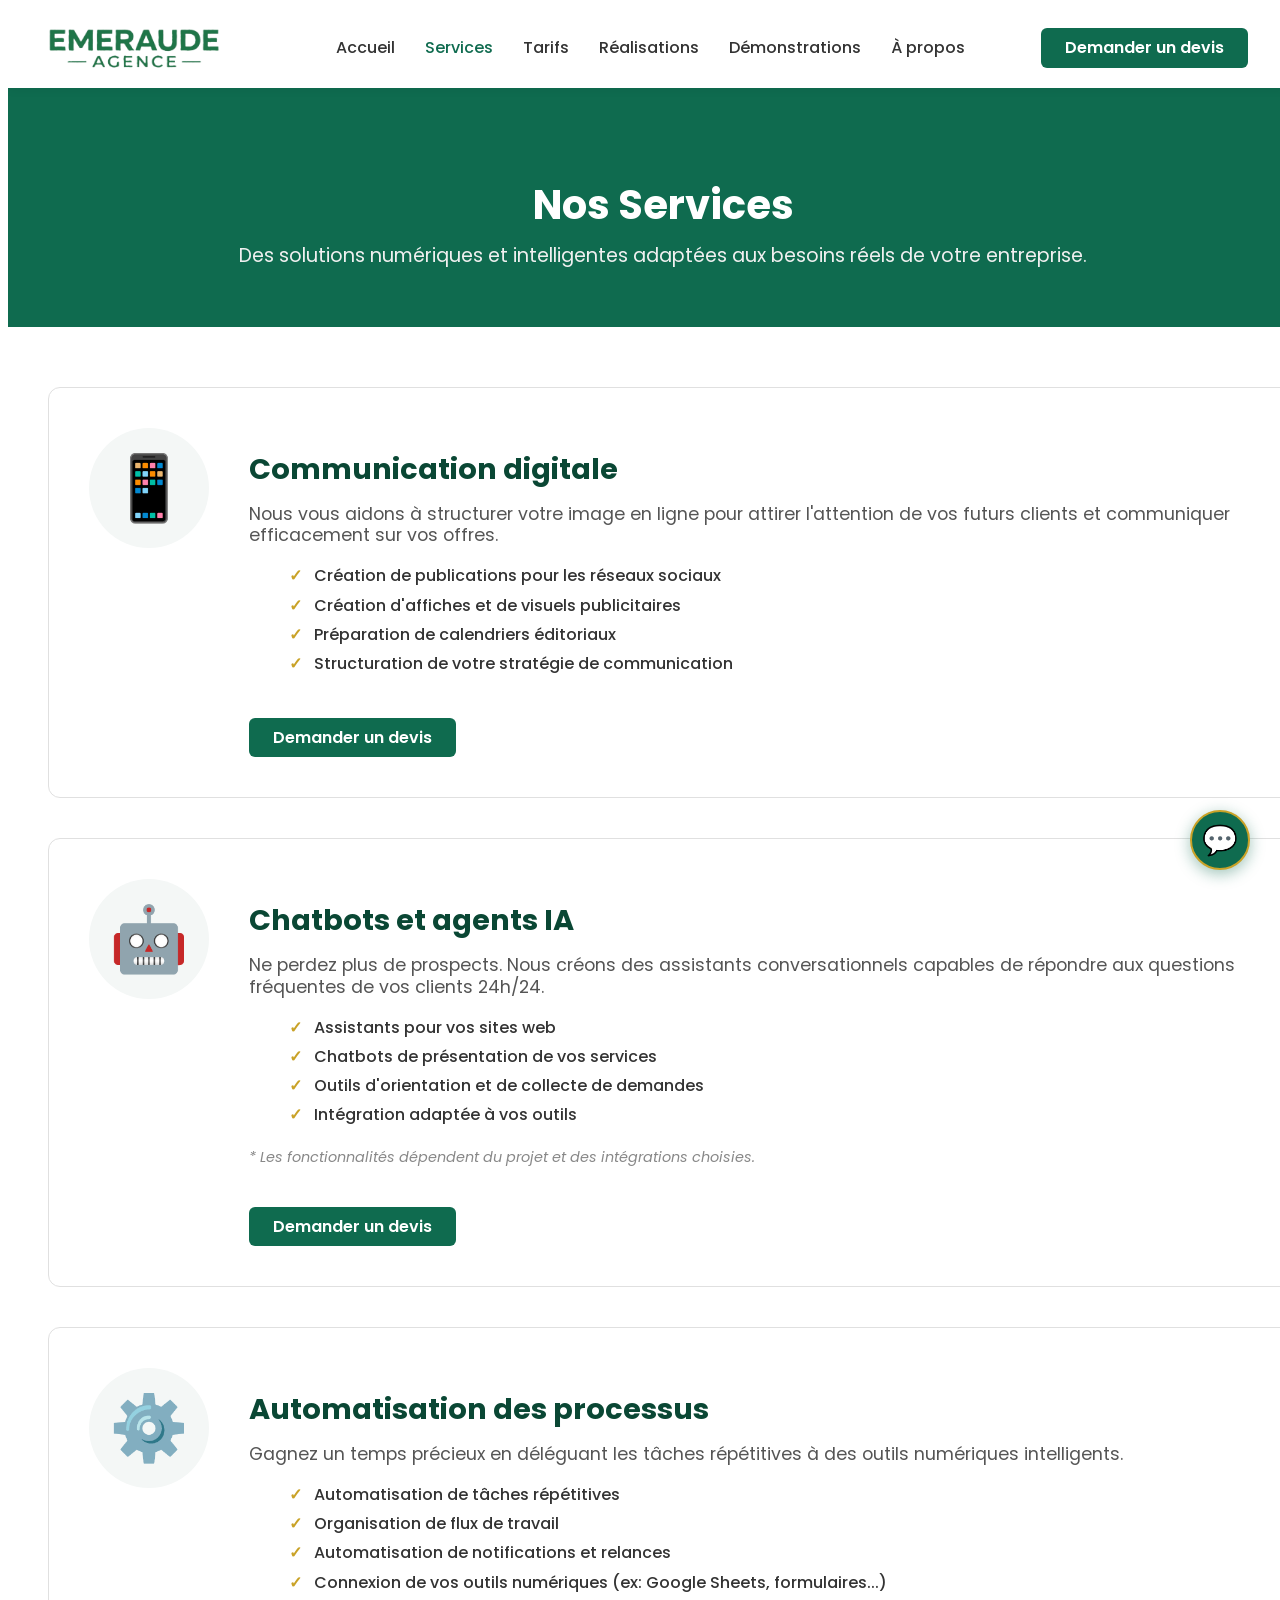
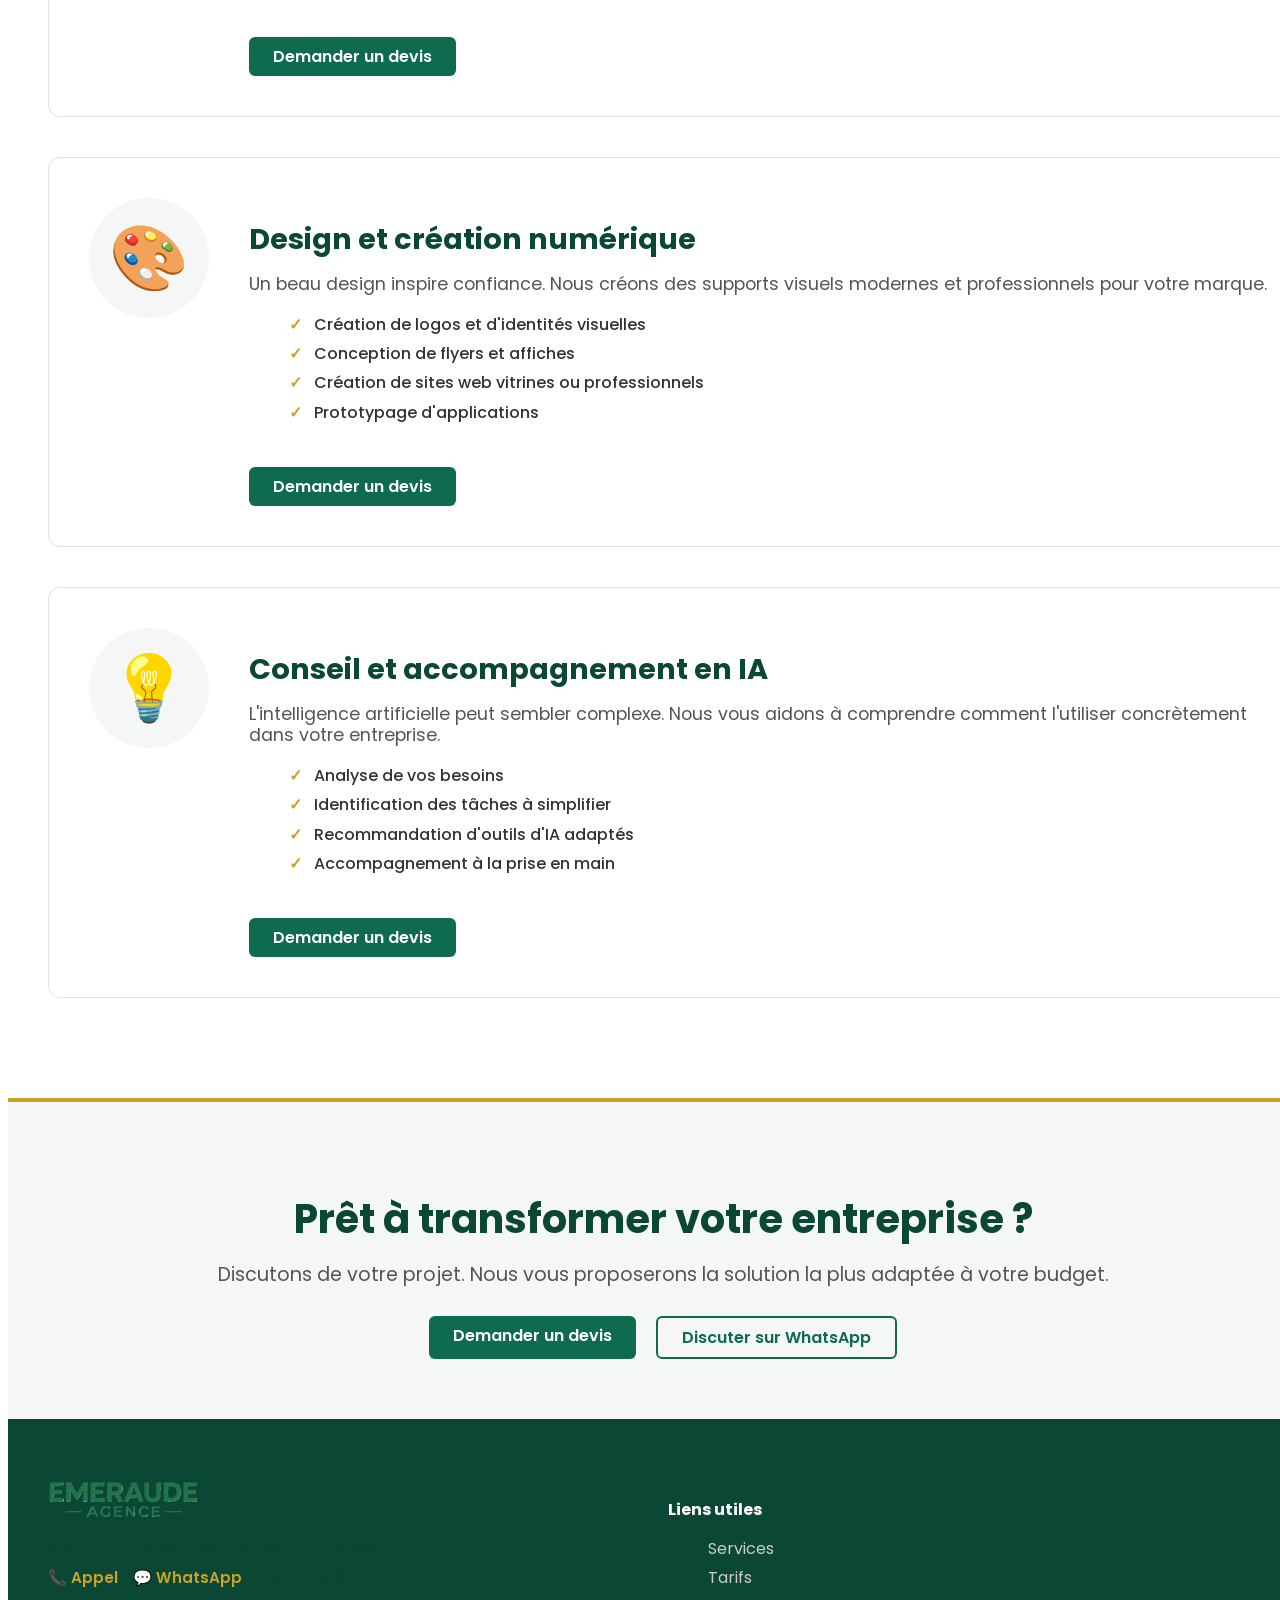
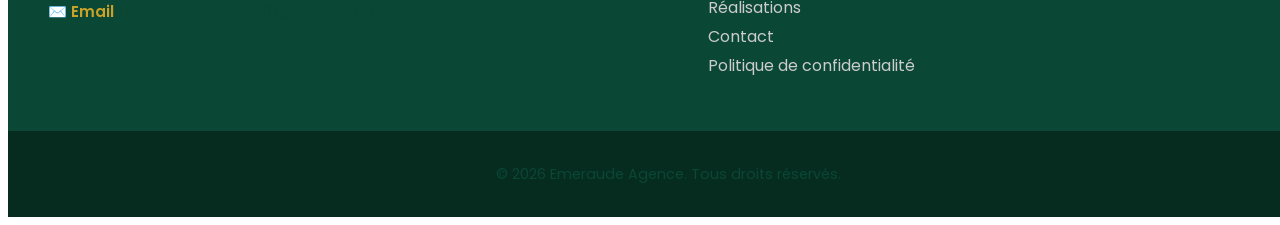
<file: services.html>
<!DOCTYPE html>
<html lang="fr">
<head>
<meta charset="UTF-8">
<meta name="viewport" content="width=device-width, initial-scale=1.0">
<title>Nos Services | Emeraude Agence</title>
<meta name="description" content="Découvrez les services d'Emeraude Agence : communication digitale, chatbots IA, automatisation, design et conseil pour votre entreprise au Bénin.">
<link rel="icon" type="image/png" href="assets/images/favicon.png">
<meta property="og:title" content="Nos Services | Emeraude Agence">
<meta property="og:description" content="Communication, Chatbots, Automatisation, Design et Conseil en IA.">
<meta property="og:image" content="assets/images/partage.jpg">
<meta property="og:type" content="website">
<link rel="preconnect" href="https://fonts.googleapis.com">
<link rel="preconnect" href="https://fonts.gstatic.com" crossorigin>
<link href="https://fonts.googleapis.com/css2?family=Poppins:wght@300;400;600;700&display=swap" rel="stylesheet">
<link rel="stylesheet" href="css/style.css">
<link rel="stylesheet" href="css/widget.css">
</head>
<body>
<header class="header">
<div class="container header-container">
<a href="index.html" class="logo"><img src="assets/images/logo.png" alt="Logo" class="logo-img"></a>
<nav class="nav">
<ul class="nav-list">
<li><a href="index.html" class="nav-link">Accueil</a></li><li><a href="services.html" class="nav-link active">Services</a></li><li><a href="tarifs.html" class="nav-link">Tarifs</a></li><li><a href="realisations.html" class="nav-link">Réalisations</a></li><li><a href="demonstrations.html" class="nav-link">Démonstrations</a></li><li><a href="a-propos.html" class="nav-link">À propos</a></li>
</ul>
</nav>
<div class="header-actions">
<a href="devis.html" class="btn btn-primary hidden-mobile">Demander un devis</a>
<button class="menu-toggle" id="menu-toggle"><span></span><span></span><span></span></button>
</div>
</div>
<div class="mobile-menu" id="mobile-menu">
<ul>
<li><a href="index.html" class="nav-link">Accueil</a></li><li><a href="services.html" class="nav-link active">Services</a></li><li><a href="tarifs.html" class="nav-link">Tarifs</a></li><li><a href="realisations.html" class="nav-link">Réalisations</a></li><li><a href="demonstrations.html" class="nav-link">Démonstrations</a></li><li><a href="a-propos.html" class="nav-link">À propos</a></li><li><a href="devis.html" class="btn btn-primary" style="margin-top: 10px;">Demander un devis</a></li>
</ul>
</div>
</header>

<main>
<section class="page-header">
<div class="container text-center">
<h1>Nos Services</h1>
<p>Des solutions numériques et intelligentes adaptées aux besoins réels de votre entreprise.</p>
</div>
</section>

<section class="section">
<div class="container">
<div class="service-detail-block"><div class="service-detail-icon">📱</div><div class="service-detail-content"><h2>Communication digitale</h2><p>Nous vous aidons à structurer votre image en ligne pour attirer l'attention de vos futurs clients et communiquer efficacement sur vos offres.</p><ul class="service-list"><li>Création de publications pour les réseaux sociaux</li><li>Création d'affiches et de visuels publicitaires</li><li>Préparation de calendriers éditoriaux</li><li>Structuration de votre stratégie de communication</li></ul><a href="devis.html" class="btn btn-primary mt-20">Demander un devis</a></div></div>
<div class="service-detail-block"><div class="service-detail-icon">🤖</div><div class="service-detail-content"><h2>Chatbots et agents IA</h2><p>Ne perdez plus de prospects. Nous créons des assistants conversationnels capables de répondre aux questions fréquentes de vos clients 24h/24.</p><ul class="service-list"><li>Assistants pour vos sites web</li><li>Chatbots de présentation de vos services</li><li>Outils d'orientation et de collecte de demandes</li><li>Intégration adaptée à vos outils</li></ul><p class="note">* Les fonctionnalités dépendent du projet et des intégrations choisies.</p><a href="devis.html" class="btn btn-primary mt-20">Demander un devis</a></div></div>
<div class="service-detail-block"><div class="service-detail-icon">⚙️</div><div class="service-detail-content"><h2>Automatisation des processus</h2><p>Gagnez un temps précieux en déléguant les tâches répétitives à des outils numériques intelligents.</p><ul class="service-list"><li>Automatisation de tâches répétitives</li><li>Organisation de flux de travail</li><li>Automatisation de notifications et relances</li><li>Connexion de vos outils numériques (ex: Google Sheets, formulaires...)</li></ul><a href="devis.html" class="btn btn-primary mt-20">Demander un devis</a></div></div>
<div class="service-detail-block"><div class="service-detail-icon">🎨</div><div class="service-detail-content"><h2>Design et création numérique</h2><p>Un beau design inspire confiance. Nous créons des supports visuels modernes et professionnels pour votre marque.</p><ul class="service-list"><li>Création de logos et d'identités visuelles</li><li>Conception de flyers et affiches</li><li>Création de sites web vitrines ou professionnels</li><li>Prototypage d'applications</li></ul><a href="devis.html" class="btn btn-primary mt-20">Demander un devis</a></div></div>
<div class="service-detail-block"><div class="service-detail-icon">💡</div><div class="service-detail-content"><h2>Conseil et accompagnement en IA</h2><p>L'intelligence artificielle peut sembler complexe. Nous vous aidons à comprendre comment l'utiliser concrètement dans votre entreprise.</p><ul class="service-list"><li>Analyse de vos besoins</li><li>Identification des tâches à simplifier</li><li>Recommandation d'outils d'IA adaptés</li><li>Accompagnement à la prise en main</li></ul><a href="devis.html" class="btn btn-primary mt-20">Demander un devis</a></div></div>
</div>
</section>

<section class="section cta-section text-center">
<div class="container">
<h2>Prêt à transformer votre entreprise ?</h2>
<p>Discutons de votre projet. Nous vous proposerons la solution la plus adaptée à votre budget.</p>
<div class="hero-buttons" style="justify-content: center; margin-top: 30px;">
<a href="devis.html" class="btn btn-primary">Demander un devis</a>
<a href="https://wa.me/2290151486335?text=Bonjour%20Emeraude%20Agence,%20je%20souhaite%20discuter%20de%20mon%20projet." class="btn btn-outline" target="_blank">Discuter sur WhatsApp</a>
</div>
</div>
</section>
</main>

<footer class="footer">
<div class="container footer-content">
<div class="footer-brand">
<img src="assets/images/logo.png" alt="Logo" style="height: 40px !important; width: auto !important; max-width: 150px !important; display: block; margin-bottom: 15px;">
<p style="margin-bottom: 15px;">Solutions intelligentes pour les entreprises.</p>
<div class="footer-contact" style="font-size: 0.95rem; line-height: 1.8;">
<p>📞 <a href="tel:+2290151486335" style="color: var(--or); font-weight: 600;">Appel</a> / 💬 <a href="https://wa.me/2290151486335" target="_blank" style="color: var(--or); font-weight: 600;">WhatsApp</a> : 01 51 48 63 35</p>
<p>✉️ <a href="mailto:emeraudeagence07@gmail.com" style="color: var(--or); font-weight: 600;">Email</a> : emeraudeagence07@gmail.com</p>
</div>
</div>
<div class="footer-links">
<h4>Liens utiles</h4>
<ul>
<li><a href="services.html">Services</a></li><li><a href="tarifs.html">Tarifs</a></li><li><a href="realisations.html">Réalisations</a></li><li><a href="contact.html">Contact</a></li><li><a href="confidentialite.html">Politique de confidentialité</a></li>
</ul>
</div>
</div>
<div class="footer-bottom"><p>© 2026 Emeraude Agence. Tous droits réservés.</p></div>
</footer>
<!-- WIDGET DE CHAT -->
<div id="chat-widget-window" class="chat-widget-window">
<div class="widget-header">
<h4>Assistant Emeraude</h4>
<span id="chat-widget-close" class="widget-close">×</span>
</div>
<div id="widget-messages" class="widget-messages">
<div class="widget-message msg-bot">Bonjour ! Je suis l'assistant d'Emeraude Agence. Comment puis-je vous aider ?</div>
</div>
<div class="widget-input-area">
<input type="text" id="widget-input" placeholder="Écrivez votre message...">
<button id="widget-send">➤</button>
</div>
</div>
<button id="chat-widget-btn" class="chat-widget-btn" aria-label="Ouvrir le chat">💬</button>
<script src="js/config.js"></script><script src="js/main.js"></script>
</body>
</html>
</file>
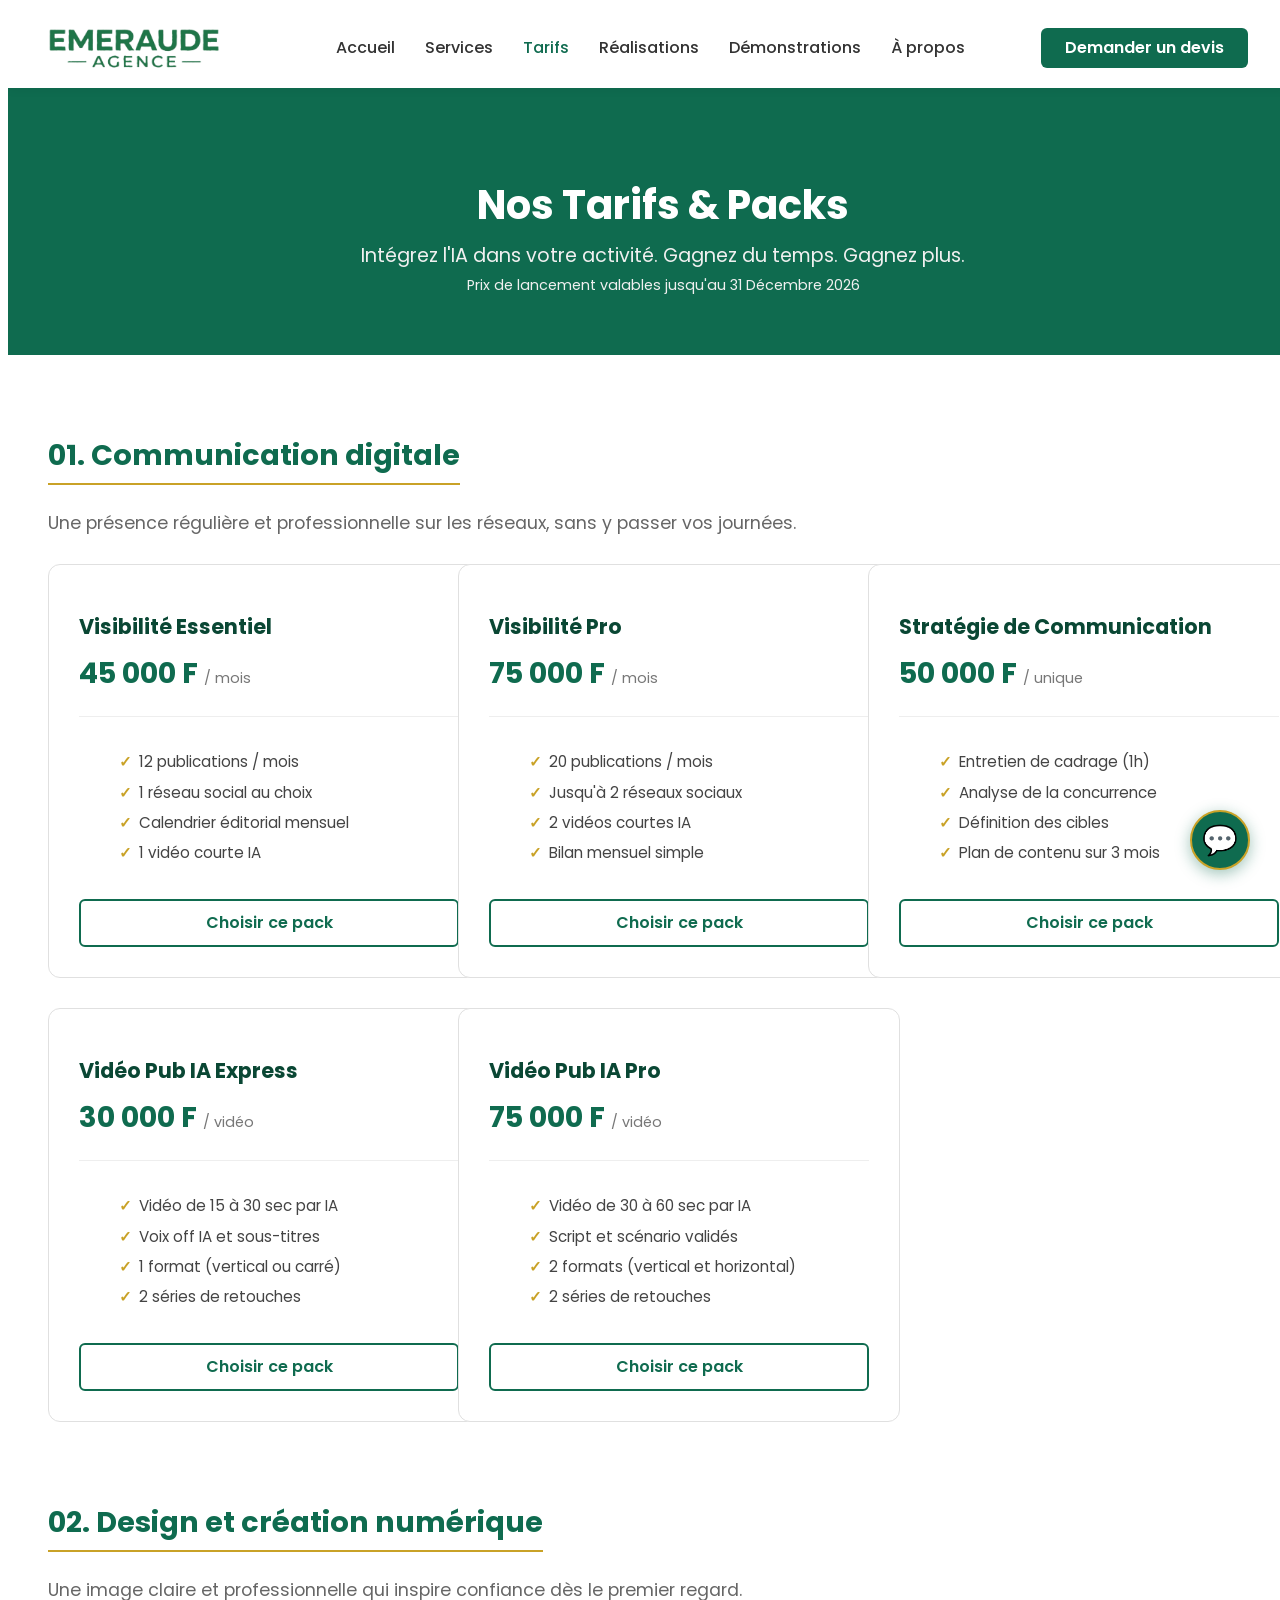
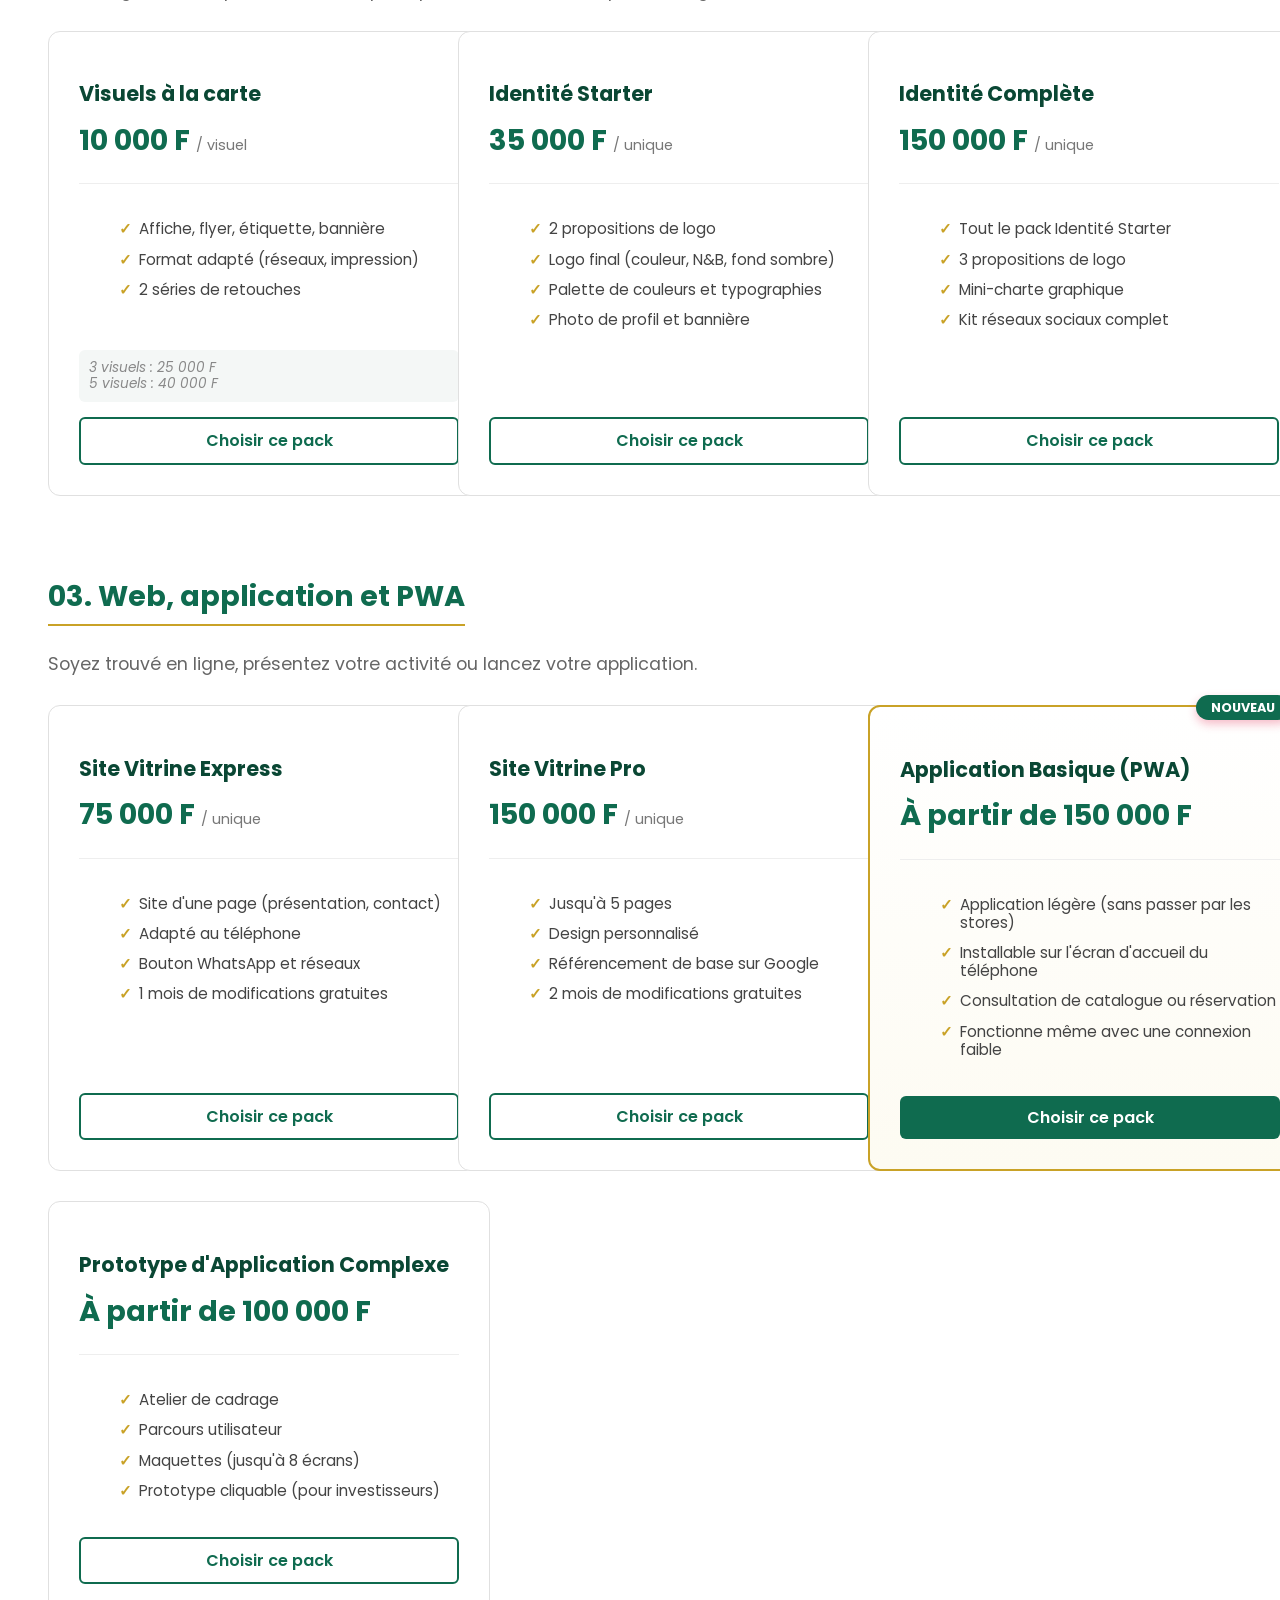
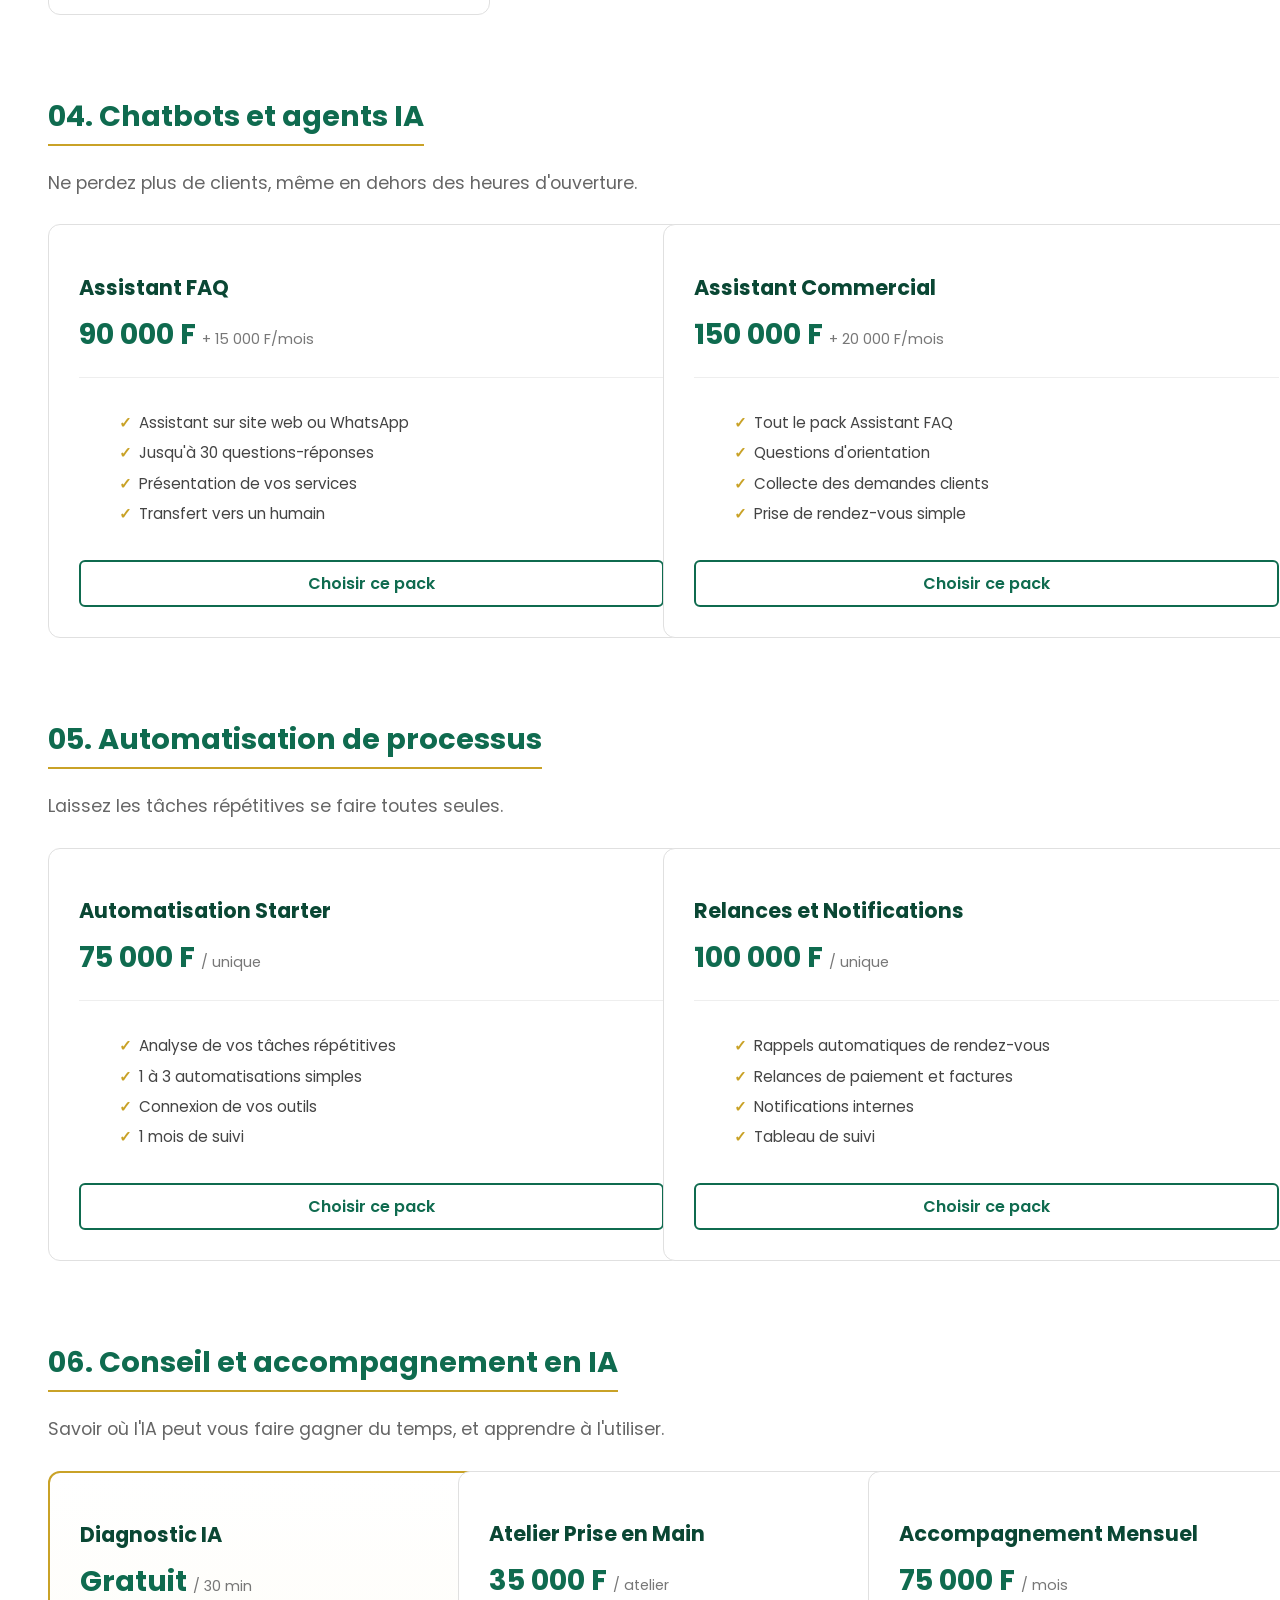
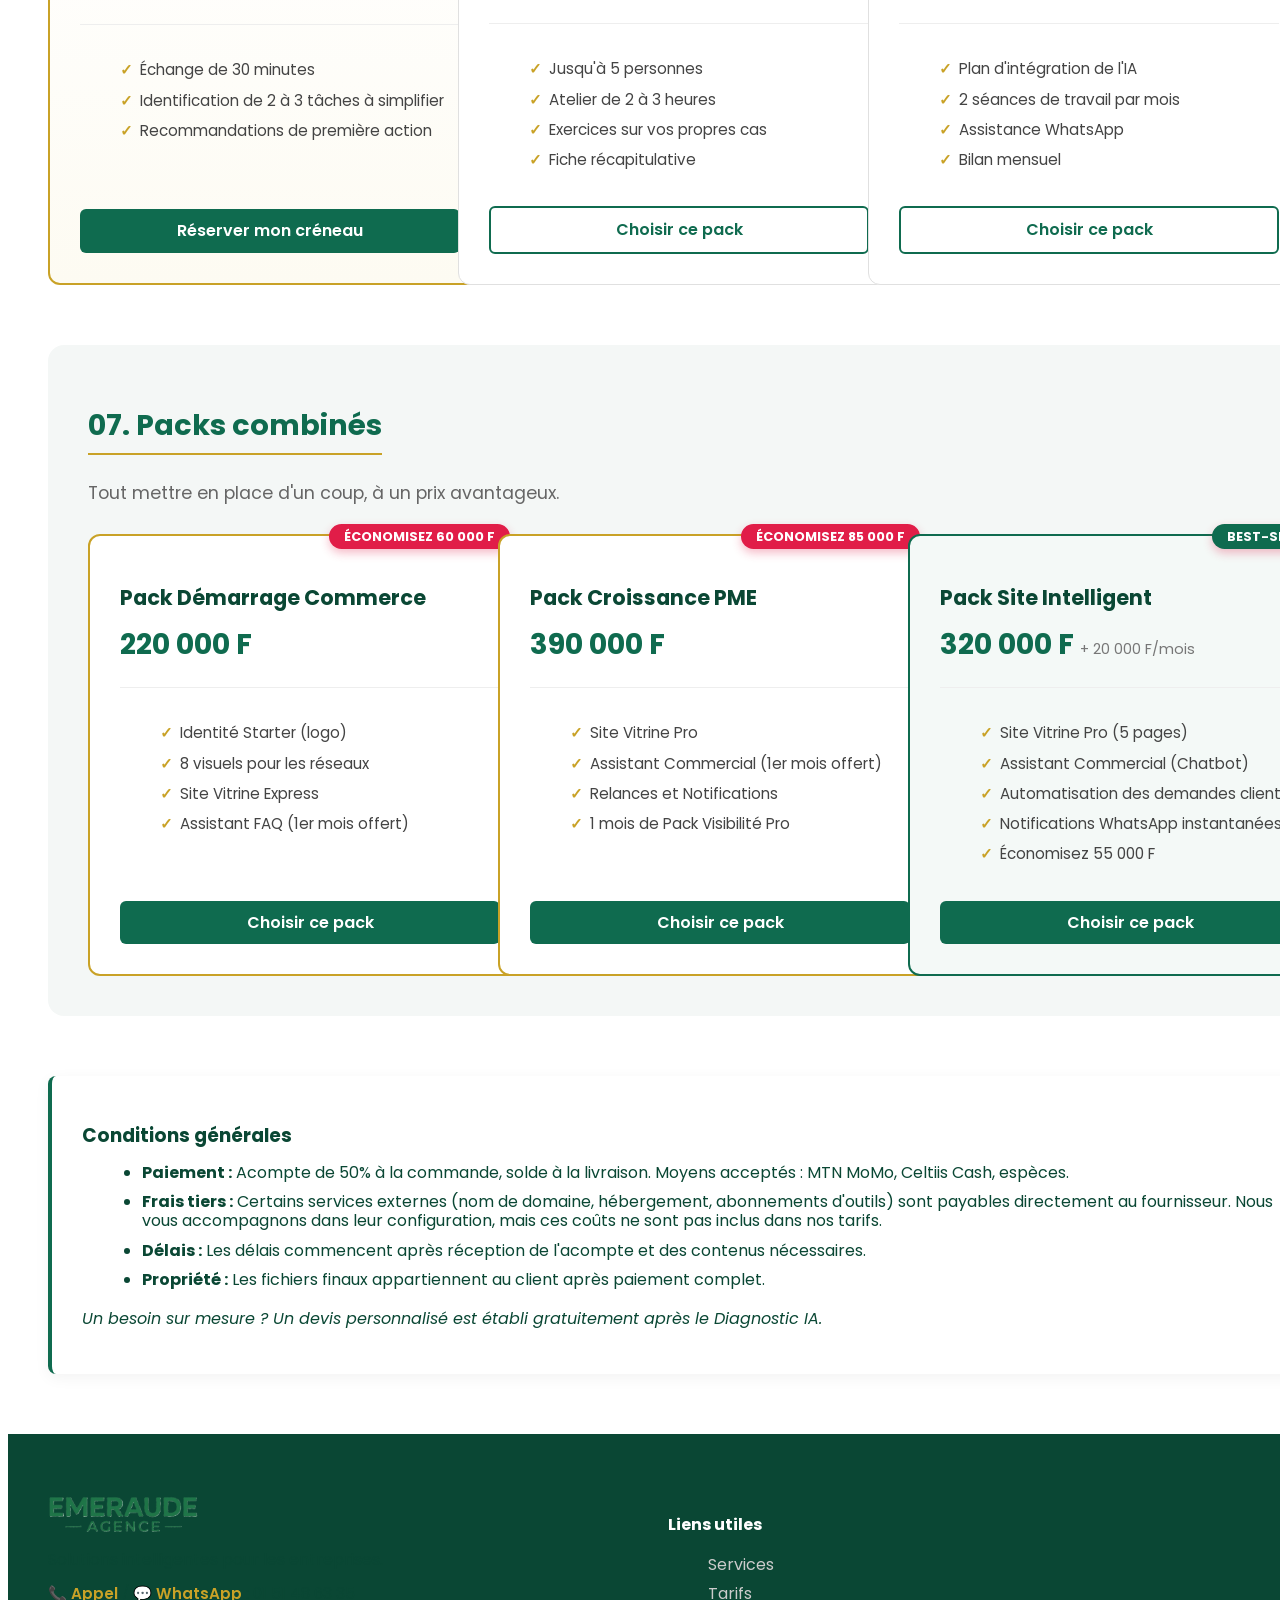
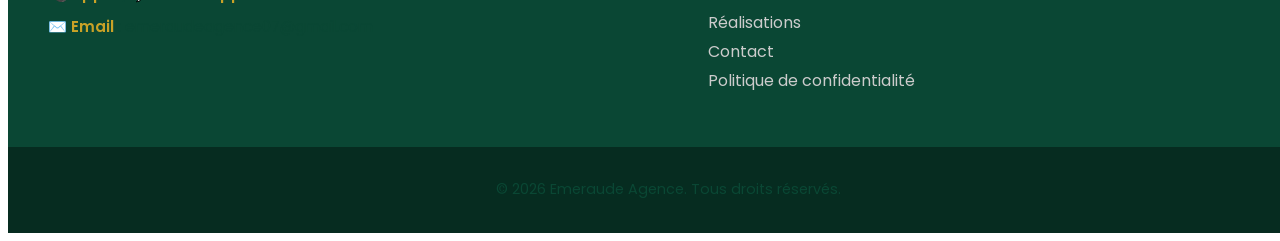
<file: tarifs.html>
<!DOCTYPE html>
<html lang="fr">
<head>
<meta charset="UTF-8">
<meta name="viewport" content="width=device-width, initial-scale=1.0">
<title>Nos Tarifs & Packs | Emeraude Agence</title>
<meta name="description" content="Découvrez nos tarifs de lancement : sites web, chatbots, automatisation et packs combinés pour les commerces et PME au Bénin.">
<link rel="icon" type="image/png" href="assets/images/favicon.png">
<meta property="og:title" content="Nos Tarifs & Packs | Emeraude Agence">
<meta property="og:description" content="Des solutions adaptées à votre budget. Consultez nos packs et demandez un devis.">
<meta property="og:image" content="assets/images/partage.jpg">
<meta property="og:type" content="website">
<link rel="preconnect" href="https://fonts.googleapis.com">
<link rel="preconnect" href="https://fonts.gstatic.com" crossorigin>
<link href="https://fonts.googleapis.com/css2?family=Poppins:wght@300;400;600;700&display=swap" rel="stylesheet">
<link rel="stylesheet" href="css/style.css">
<link rel="stylesheet" href="css/widget.css">
</head>
<body>

<header class="header">
<div class="container header-container">
<a href="index.html" class="logo"><img src="assets/images/logo.png" alt="Logo Emeraude Agence" class="logo-img"></a>
<nav class="nav">
<ul class="nav-list">
<li><a href="index.html" class="nav-link">Accueil</a></li>
<li><a href="services.html" class="nav-link">Services</a></li>
<li><a href="tarifs.html" class="nav-link active">Tarifs</a></li>
<li><a href="realisations.html" class="nav-link">Réalisations</a></li>
<li><a href="demonstrations.html" class="nav-link">Démonstrations</a></li>
<li><a href="a-propos.html" class="nav-link">À propos</a></li>
</ul>
</nav>
<div class="header-actions">
<a href="devis.html" class="btn btn-primary hidden-mobile">Demander un devis</a>
<button class="menu-toggle" id="menu-toggle"><span></span><span></span><span></span></button>
</div>
</div>
<div class="mobile-menu" id="mobile-menu">
<ul>
<li><a href="index.html" class="nav-link">Accueil</a></li>
<li><a href="services.html" class="nav-link">Services</a></li>
<li><a href="tarifs.html" class="nav-link active">Tarifs</a></li>
<li><a href="realisations.html" class="nav-link">Réalisations</a></li>
<li><a href="demonstrations.html" class="nav-link">Démonstrations</a></li>
<li><a href="a-propos.html" class="nav-link">À propos</a></li>
<li><a href="devis.html" class="btn btn-primary" style="margin-top: 10px;">Demander un devis</a></li>
</ul>
</div>
</header>

<main>
<section class="page-header">
<div class="container text-center">
<h1>Nos Tarifs & Packs</h1>
<p>Intégrez l'IA dans votre activité. Gagnez du temps. Gagnez plus.</p>
<p style="font-size: 0.9rem; margin-top: 10px; color: #ddd;">Prix de lancement valables jusqu'au 31 Décembre 2026</p>
</div>
</section>

<section class="section">
<div class="container">

<div class="pricing-category">
<h2>01. Communication digitale</h2>
<p class="category-desc">Une présence régulière et professionnelle sur les réseaux, sans y passer vos journées.</p>
<div class="pricing-grid">
<div class="pricing-card">
<h3>Visibilité Essentiel</h3>
<div class="price">45 000 F <span>/ mois</span></div>
<ul class="pricing-features">
<li>12 publications / mois</li>
<li>1 réseau social au choix</li>
<li>Calendrier éditorial mensuel</li>
<li>1 vidéo courte IA</li>
</ul>
<a href="devis.html" class="btn btn-outline">Choisir ce pack</a>
</div>
<div class="pricing-card">
<h3>Visibilité Pro</h3>
<div class="price">75 000 F <span>/ mois</span></div>
<ul class="pricing-features">
<li>20 publications / mois</li>
<li>Jusqu'à 2 réseaux sociaux</li>
<li>2 vidéos courtes IA</li>
<li>Bilan mensuel simple</li>
</ul>
<a href="devis.html" class="btn btn-outline">Choisir ce pack</a>
</div>
<div class="pricing-card">
<h3>Stratégie de Communication</h3>
<div class="price">50 000 F <span>/ unique</span></div>
<ul class="pricing-features">
<li>Entretien de cadrage (1h)</li>
<li>Analyse de la concurrence</li>
<li>Définition des cibles</li>
<li>Plan de contenu sur 3 mois</li>
</ul>
<a href="devis.html" class="btn btn-outline">Choisir ce pack</a>
</div>
<div class="pricing-card">
<h3>Vidéo Pub IA Express</h3>
<div class="price">30 000 F <span>/ vidéo</span></div>
<ul class="pricing-features">
<li>Vidéo de 15 à 30 sec par IA</li>
<li>Voix off IA et sous-titres</li>
<li>1 format (vertical ou carré)</li>
<li>2 séries de retouches</li>
</ul>
<a href="devis.html" class="btn btn-outline">Choisir ce pack</a>
</div>
<div class="pricing-card">
<h3>Vidéo Pub IA Pro</h3>
<div class="price">75 000 F <span>/ vidéo</span></div>
<ul class="pricing-features">
<li>Vidéo de 30 à 60 sec par IA</li>
<li>Script et scénario validés</li>
<li>2 formats (vertical et horizontal)</li>
<li>2 séries de retouches</li>
</ul>
<a href="devis.html" class="btn btn-outline">Choisir ce pack</a>
</div>
</div>
</div>

<div class="pricing-category">
<h2>02. Design et création numérique</h2>
<p class="category-desc">Une image claire et professionnelle qui inspire confiance dès le premier regard.</p>
<div class="pricing-grid">
<div class="pricing-card">
<h3>Visuels à la carte</h3>
<div class="price">10 000 F <span>/ visuel</span></div>
<ul class="pricing-features">
<li>Affiche, flyer, étiquette, bannière</li>
<li>Format adapté (réseaux, impression)</li>
<li>2 séries de retouches</li>
</ul>
<p class="pricing-note">3 visuels : 25 000 F<br>5 visuels : 40 000 F</p>
<a href="devis.html" class="btn btn-outline">Choisir ce pack</a>
</div>
<div class="pricing-card">
<h3>Identité Starter</h3>
<div class="price">35 000 F <span>/ unique</span></div>
<ul class="pricing-features">
<li>2 propositions de logo</li>
<li>Logo final (couleur, N&B, fond sombre)</li>
<li>Palette de couleurs et typographies</li>
<li>Photo de profil et bannière</li>
</ul>
<a href="devis.html" class="btn btn-outline">Choisir ce pack</a>
</div>
<div class="pricing-card">
<h3>Identité Complète</h3>
<div class="price">150 000 F <span>/ unique</span></div>
<ul class="pricing-features">
<li>Tout le pack Identité Starter</li>
<li>3 propositions de logo</li>
<li>Mini-charte graphique</li>
<li>Kit réseaux sociaux complet</li>
</ul>
<a href="devis.html" class="btn btn-outline">Choisir ce pack</a>
</div>
</div>
</div>

<div class="pricing-category">
<h2>03. Web, application et PWA</h2>
<p class="category-desc">Soyez trouvé en ligne, présentez votre activité ou lancez votre application.</p>
<div class="pricing-grid">
<div class="pricing-card">
<h3>Site Vitrine Express</h3>
<div class="price">75 000 F <span>/ unique</span></div>
<ul class="pricing-features">
<li>Site d'une page (présentation, contact)</li>
<li>Adapté au téléphone</li>
<li>Bouton WhatsApp et réseaux</li>
<li>1 mois de modifications gratuites</li>
</ul>
<a href="devis.html" class="btn btn-outline">Choisir ce pack</a>
</div>
<div class="pricing-card">
<h3>Site Vitrine Pro</h3>
<div class="price">150 000 F <span>/ unique</span></div>
<ul class="pricing-features">
<li>Jusqu'à 5 pages</li>
<li>Design personnalisé</li>
<li>Référencement de base sur Google</li>
<li>2 mois de modifications gratuites</li>
</ul>
<a href="devis.html" class="btn btn-outline">Choisir ce pack</a>
</div>
<div class="pricing-card highlight-card-plan">
<span class="save-badge" style="background: var(--vert-emeraude);">Nouveau</span>
<h3>Application Basique (PWA)</h3>
<div class="price">À partir de 150 000 F</div>
<ul class="pricing-features">
<li>Application légère (sans passer par les stores)</li>
<li>Installable sur l'écran d'accueil du téléphone</li>
<li>Consultation de catalogue ou réservation</li>
<li>Fonctionne même avec une connexion faible</li>
</ul>
<a href="devis.html" class="btn btn-primary">Choisir ce pack</a>
</div>
<div class="pricing-card">
<h3>Prototype d'Application Complexe</h3>
<div class="price">À partir de 100 000 F</div>
<ul class="pricing-features">
<li>Atelier de cadrage</li>
<li>Parcours utilisateur</li>
<li>Maquettes (jusqu'à 8 écrans)</li>
<li>Prototype cliquable (pour investisseurs)</li>
</ul>
<a href="devis.html" class="btn btn-outline">Choisir ce pack</a>
</div>
</div>
</div>

<div class="pricing-category">
<h2>04. Chatbots et agents IA</h2>
<p class="category-desc">Ne perdez plus de clients, même en dehors des heures d'ouverture.</p>
<div class="pricing-grid">
<div class="pricing-card">
<h3>Assistant FAQ</h3>
<div class="price">90 000 F <span>+ 15 000 F/mois</span></div>
<ul class="pricing-features">
<li>Assistant sur site web ou WhatsApp</li>
<li>Jusqu'à 30 questions-réponses</li>
<li>Présentation de vos services</li>
<li>Transfert vers un humain</li>
</ul>
<a href="devis.html" class="btn btn-outline">Choisir ce pack</a>
</div>
<div class="pricing-card">
<h3>Assistant Commercial</h3>
<div class="price">150 000 F <span>+ 20 000 F/mois</span></div>
<ul class="pricing-features">
<li>Tout le pack Assistant FAQ</li>
<li>Questions d'orientation</li>
<li>Collecte des demandes clients</li>
<li>Prise de rendez-vous simple</li>
</ul>
<a href="devis.html" class="btn btn-outline">Choisir ce pack</a>
</div>
</div>
</div>

<div class="pricing-category">
<h2>05. Automatisation de processus</h2>
<p class="category-desc">Laissez les tâches répétitives se faire toutes seules.</p>
<div class="pricing-grid">
<div class="pricing-card">
<h3>Automatisation Starter</h3>
<div class="price">75 000 F <span>/ unique</span></div>
<ul class="pricing-features">
<li>Analyse de vos tâches répétitives</li>
<li>1 à 3 automatisations simples</li>
<li>Connexion de vos outils</li>
<li>1 mois de suivi</li>
</ul>
<a href="devis.html" class="btn btn-outline">Choisir ce pack</a>
</div>
<div class="pricing-card">
<h3>Relances et Notifications</h3>
<div class="price">100 000 F <span>/ unique</span></div>
<ul class="pricing-features">
<li>Rappels automatiques de rendez-vous</li>
<li>Relances de paiement et factures</li>
<li>Notifications internes</li>
<li>Tableau de suivi</li>
</ul>
<a href="devis.html" class="btn btn-outline">Choisir ce pack</a>
</div>
</div>
</div>

<div class="pricing-category">
<h2>06. Conseil et accompagnement en IA</h2>
<p class="category-desc">Savoir où l'IA peut vous faire gagner du temps, et apprendre à l'utiliser.</p>
<div class="pricing-grid">
<div class="pricing-card highlight-card-plan">
<h3>Diagnostic IA</h3>
<div class="price">Gratuit <span>/ 30 min</span></div>
<ul class="pricing-features">
<li>Échange de 30 minutes</li>
<li>Identification de 2 à 3 tâches à simplifier</li>
<li>Recommandations de première action</li>
</ul>
<a href="devis.html" class="btn btn-primary">Réserver mon créneau</a>
</div>
<div class="pricing-card">
<h3>Atelier Prise en Main</h3>
<div class="price">35 000 F <span>/ atelier</span></div>
<ul class="pricing-features">
<li>Jusqu'à 5 personnes</li>
<li>Atelier de 2 à 3 heures</li>
<li>Exercices sur vos propres cas</li>
<li>Fiche récapitulative</li>
</ul>
<a href="devis.html" class="btn btn-outline">Choisir ce pack</a>
</div>
<div class="pricing-card">
<h3>Accompagnement Mensuel</h3>
<div class="price">75 000 F <span>/ mois</span></div>
<ul class="pricing-features">
<li>Plan d'intégration de l'IA</li>
<li>2 séances de travail par mois</li>
<li>Assistance WhatsApp</li>
<li>Bilan mensuel</li>
</ul>
<a href="devis.html" class="btn btn-outline">Choisir ce pack</a>
</div>
</div>
</div>

<div class="pricing-category packs-combines">
<h2>07. Packs combinés</h2>
<p class="category-desc">Tout mettre en place d'un coup, à un prix avantageux.</p>
<div class="pricing-grid">
<div class="pricing-card combo-card">
<span class="save-badge">Économisez 60 000 F</span>
<h3>Pack Démarrage Commerce</h3>
<div class="price">220 000 F</div>
<ul class="pricing-features">
<li>Identité Starter (logo)</li>
<li>8 visuels pour les réseaux</li>
<li>Site Vitrine Express</li>
<li>Assistant FAQ (1er mois offert)</li>
</ul>
<a href="devis.html" class="btn btn-primary">Choisir ce pack</a>
</div>
<div class="pricing-card combo-card">
<span class="save-badge">Économisez 85 000 F</span>
<h3>Pack Croissance PME</h3>
<div class="price">390 000 F</div>
<ul class="pricing-features">
<li>Site Vitrine Pro</li>
<li>Assistant Commercial (1er mois offert)</li>
<li>Relances et Notifications</li>
<li>1 mois de Pack Visibilité Pro</li>
</ul>
<a href="devis.html" class="btn btn-primary">Choisir ce pack</a>
</div>
<!-- NOUVEAU PACK SITE INTELLIGENT -->
<div class="pricing-card combo-card" style="border-color: var(--vert-emeraude); background: #f4f9f7;">
<span class="save-badge" style="background: var(--vert-emeraude);">Best-Seller</span>
<h3>Pack Site Intelligent</h3>
<div class="price">320 000 F <span>+ 20 000 F/mois</span></div>
<ul class="pricing-features">
<li>Site Vitrine Pro (5 pages)</li>
<li>Assistant Commercial (Chatbot)</li>
<li>Automatisation des demandes clients</li>
<li>Notifications WhatsApp instantanées</li>
<li>Économisez 55 000 F</li>
</ul>
<a href="devis.html" class="btn btn-primary">Choisir ce pack</a>
</div>
</div>
</div>

<div class="terms-box mt-40">
<h3>Conditions générales</h3>
<ul>
<li><strong>Paiement :</strong> Acompte de 50% à la commande, solde à la livraison. Moyens acceptés : MTN MoMo, Celtiis Cash, espèces.</li>
<li><strong>Frais tiers :</strong> Certains services externes (nom de domaine, hébergement, abonnements d'outils) sont payables directement au fournisseur. Nous vous accompagnons dans leur configuration, mais ces coûts ne sont pas inclus dans nos tarifs.</li>
<li><strong>Délais :</strong> Les délais commencent après réception de l'acompte et des contenus nécessaires.</li>
<li><strong>Propriété :</strong> Les fichiers finaux appartiennent au client après paiement complet.</li>
</ul>
<p class="mt-20"><em>Un besoin sur mesure ? Un devis personnalisé est établi gratuitement après le Diagnostic IA.</em></p>
</div>

</div>
</section>
</main>

<footer class="footer">
<div class="container footer-content">
<div class="footer-brand">
<img src="assets/images/logo.png" alt="Logo Emeraude Agence" style="height: 40px !important; width: auto !important; max-width: 150px !important; display: block; margin-bottom: 15px;">
<p style="margin-bottom: 15px;">Solutions intelligentes pour les entreprises.</p>
<div class="footer-contact" style="font-size: 0.95rem; line-height: 1.8;">
<p>📞 <a href="tel:+2290151486335" style="color: var(--or); font-weight: 600;">Appel</a> / 💬 <a href="https://wa.me/2290151486335" target="_blank" style="color: var(--or); font-weight: 600;">WhatsApp</a> : 01 51 48 63 35</p>
<p>✉️ <a href="mailto:emeraudeagence07@gmail.com" style="color: var(--or); font-weight: 600;">Email</a> : emeraudeagence07@gmail.com</p>
</div>
</div>
<div class="footer-links">
<h4>Liens utiles</h4>
<ul>
<li><a href="services.html">Services</a></li>
<li><a href="tarifs.html">Tarifs</a></li>
<li><a href="realisations.html">Réalisations</a></li>
<li><a href="contact.html">Contact</a></li>
<li><a href="confidentialite.html">Politique de confidentialité</a></li>
</ul>
</div>
</div>
<div class="footer-bottom"><p>© 2026 Emeraude Agence. Tous droits réservés.</p></div>
</footer>
<!-- WIDGET DE CHAT -->
<div id="chat-widget-window" class="chat-widget-window">
<div class="widget-header">
<h4>Assistant Emeraude</h4>
<span id="chat-widget-close" class="widget-close">×</span>
</div>
<div id="widget-messages" class="widget-messages">
<div class="widget-message msg-bot">Bonjour ! Je suis l'assistant d'Emeraude Agence. Comment puis-je vous aider ?</div>
</div>
<div class="widget-input-area">
<input type="text" id="widget-input" placeholder="Écrivez votre message...">
<button id="widget-send">➤</button>
</div>
</div>
<button id="chat-widget-btn" class="chat-widget-btn" aria-label="Ouvrir le chat">💬</button>
<script src="js/config.js"></script><script src="js/main.js"></script>
</body>
</html>
</file>
<file: css/style.css>
/* =========================================
1. VARIABLES & RESET
========================================= */
:root {
--vert-emeraude: #0F6B4F;
--vert-fonce: #0a4734;
--or: #C9A227;
--blanc: #FFFFFF;
--gris-clair: #f4f7f6;
--gris-texte: #333333;
--gris-fonce: #1a1a1a;
--font-main: 'Poppins', sans-serif;
}

• {
margin: 0;
padding: 0;
box-sizing: border-box;
}

html, body {
font-family: var(--font-main);
color: var(--gris-texte);
line-height: 1.6;
background-color: var(--blanc);
width: 100%;
max-width: 100%;
overflow-x: hidden; /* Le seul garde-fou dont on a besoin */
}

a { text-decoration: none; color: inherit; }
ul { list-style: none; }

h1, h2, h3, h4, p, span, a, li, label {
color: var(--vert-fonce);
line-height: 1.2;
word-wrap: break-word;
overflow-wrap: break-word;
}

.text-gold { color: var(--or); }
.text-center { text-align: center; }
img { max-width: 100%; height: auto; display: block; }

/* =========================================
2. LAYOUT
========================================= */
.container { width: 100%; max-width: 1200px; margin: 0 auto; padding: 0 15px; }
.section { padding: 60px 0; width: 100%; }
.bg-light { background-color: var(--gris-clair); }
.section-header { margin-bottom: 40px; }
.section-header h2 { font-size: 2.2rem; margin-bottom: 15px; max-width: 800px; margin-left: auto; margin-right: auto; }
.section-header p { color: #666; font-size: 1.1rem; max-width: 600px; margin: 0 auto; }

/* =========================================
3. HEADER & LOGO
========================================= */
.header { background-color: var(--blanc); box-shadow: 0 2px 10px rgba(0,0,0,0.05); position: sticky; top: 0; z-index: 1000; width: 100%; }
.header-container { display: flex; justify-content: space-between; align-items: center; height: 80px; width: 100%; }
.logo { display: flex; align-items: center; }
.logo-img { height: 45px !important; width: auto !important; max-width: 180px !important; object-fit: contain; }
.nav-list { display: flex; gap: 30px; }
.nav-link { font-weight: 500; color: var(--gris-texte); transition: color 0.3s ease; }
.nav-link:hover, .nav-link.active { color: var(--vert-emeraude); }
.header-actions { display: flex; align-items: center; gap: 15px; }

/* =========================================
4. BOUTONS
========================================= */
.btn { display: inline-block; padding: 10px 24px; border-radius: 6px; font-weight: 600; transition: all 0.3s ease; cursor: pointer; border: none; font-family: var(--font-main); text-align: center; }
.btn-primary { background-color: var(--vert-emeraude); color: var(--blanc); }
.btn-primary:hover { background-color: var(--vert-fonce); transform: translateY(-2px); }
.btn-outline { background-color: transparent; color: var(--vert-emeraude); border: 2px solid var(--vert-emeraude); }
.btn-outline:hover { background-color: var(--vert-emeraude); color: var(--blanc); transform: translateY(-2px); }
.menu-toggle { display: none; background: none; border: none; cursor: pointer; flex-direction: column; gap: 5px; }
.menu-toggle span { display: block; width: 25px; height: 3px; background-color: var(--vert-emeraude); transition: 0.3s; }

/* =========================================
5. HERO (ACCUEIL)
========================================= */
.hero { position: relative; background-image: url('../assets/images/hero-bg.jpg'); background-size: cover; background-position: center; background-repeat: no-repeat; padding: 120px 0; min-height: 85vh; display: flex; align-items: center; width: 100%; overflow: hidden; }
.hero-overlay { position: absolute; top: 0; left: 0; width: 100%; height: 100%; background: linear-gradient(to right, rgba(10, 71, 52, 0.75) 0%, rgba(15, 107, 79, 0.3) 100%); z-index: 1; }
.hero-container { position: relative; z-index: 2; width: 100%; padding: 0 15px; }
.hero-content { max-width: 800px; width: 100%; }
.hero-title { font-size: 3.8rem; font-weight: 700; color: var(--blanc); margin-bottom: 25px; line-height: 1.1; text-shadow: 0 2px 10px rgba(0,0,0,0.3); }
.hero-text { font-size: 1.3rem; color: #f0f0f0; margin-bottom: 40px; max-width: 650px; font-weight: 300; }
.hero-buttons { display: flex; gap: 20px; flex-wrap: wrap; }
.hero .btn-outline { background-color: transparent; color: var(--blanc); border: 2px solid var(--blanc); }
.hero .btn-outline:hover { background-color: var(--blanc); color: var(--vert-emeraude); transform: translateY(-2px); }

/* =========================================
6. SERVICES (ACCUEIL)
========================================= */
.services-section { background-color: var(--blanc); }
.services-grid { display: grid; grid-template-columns: repeat(auto-fit, minmax(300px, 1fr)); gap: 30px; width: 100%; }
.service-card { background-color: var(--blanc); border: 1px solid #e0e0e0; border-radius: 10px; padding: 30px; transition: all 0.3s ease; display: flex; flex-direction: column; width: 100%; }
.service-card:hover { transform: translateY(-5px); box-shadow: 0 10px 20px rgba(15, 107, 79, 0.1); border-color: var(--vert-emeraude); }
.service-icon { font-size: 2.5rem; margin-bottom: 20px; }
.service-card h3 { font-size: 1.3rem; margin-bottom: 15px; color: var(--vert-emeraude); }
.service-card p { color: #555; margin-bottom: 25px; flex-grow: 1; }
.service-link { color: var(--or); font-weight: 600; transition: color 0.3s; }
.service-link:hover { color: var(--vert-emeraude); }

/* =========================================
7. BÉNÉFICES & MÉTHODE
========================================= */
.benefits-grid { display: grid; grid-template-columns: repeat(auto-fit, minmax(250px, 1fr)); gap: 30px; width: 100%; }
.benefit-item { background: var(--blanc); padding: 25px; border-radius: 8px; box-shadow: 0 4px 15px rgba(0,0,0,0.03); text-align: center; width: 100%; }
.benefit-icon { font-size: 2rem; margin-bottom: 15px; }
.benefit-item h3 { font-size: 1.1rem; margin-bottom: 10px; color: var(--vert-emeraude); }
.benefit-item p { font-size: 0.95rem; color: #666; }
.method-timeline { display: flex; justify-content: space-between; gap: 20px; margin-top: 40px; position: relative; width: 100%; }
.method-timeline::before { content: ''; position: absolute; top: 20px; left: 10%; right: 10%; height: 2px; background-color: #e0e0e0; z-index: 1; }
.method-step { flex: 1; text-align: center; position: relative; z-index: 2; width: 100%; }
.step-number { width: 40px; height: 40px; background-color: var(--or); color: var(--blanc); border-radius: 50%; display: flex; align-items: center; justify-content: center; font-weight: 700; font-size: 1.2rem; margin: 0 auto 15px auto; border: 4px solid var(--blanc); }
.method-step h3 { font-size: 1rem; margin-bottom: 8px; color: var(--vert-emeraude); }
.method-step p { font-size: 0.85rem; color: #666; }

/* =========================================
8. FOOTER
========================================= */
.footer { background-color: var(--vert-fonce); color: var(--blanc); padding-top: 60px; width: 100%; }
.footer-content { display: grid; grid-template-columns: 1fr 1fr; gap: 40px; margin-bottom: 40px; width: 100%; }
.logo-img-footer { height: 40px !important; width: auto !important; max-width: 150px !important; margin-bottom: 15px; object-fit: contain; filter: none; }
.footer h3, .footer h4 { color: var(--blanc); margin-bottom: 20px; }
.footer-links ul { display: flex; flex-direction: column; gap: 10px; }
.footer-links a { color: #ccc; transition: color 0.3s; }
.footer-links a:hover { color: var(--or); }
.footer-bottom { background-color: #062c20; text-align: center; padding: 20px; font-size: 0.9rem; color: #aaa; width: 100%; }

/* =========================================
9. MENU MOBILE & RESPONSIVE GLOBAL
========================================= */
.mobile-menu { display: none; background-color: var(--blanc); border-top: 1px solid #eee; padding: 20px; box-shadow: 0 4px 6px rgba(0,0,0,0.05); width: 100%; }
.mobile-menu.active { display: block; }
.mobile-menu ul { display: flex; flex-direction: column; gap: 15px; }

/* On passe le menu mobile à 992px pour éviter que le menu ne déborde */
@media (max-width: 992px) {
.nav { display: none !important; }
.menu-toggle { display: flex !important; }
.hidden-mobile { display: none !important; }
.header-actions .btn-primary { display: none !important; }

.hero-title { font-size: 2.5rem; }
.method-timeline { flex-direction: column; gap: 30px; }
.method-timeline::before { display: none; }
.method-step { text-align: left; display: flex; flex-direction: column; align-items: flex-start; }
.step-number { margin: 0 0 10px 0; }
}

/* =========================================
10. PAGE HEADER (BANDE VERTE)
========================================= */
.page-header { background-color: #0F6B4F !important; color: var(--blanc) !important; padding: 60px 15px; text-align: center; width: 100%; overflow: hidden; }
.page-header h1 { color: var(--blanc) !important; font-size: 2.5rem; margin-bottom: 15px; }
.page-header p { font-size: 1.2rem; color: #f0f0f0 !important; max-width: 100%; margin: 0 auto; padding: 0 10px; }

/* =========================================
11. PAGE SERVICES DÉTAILLÉE
========================================= */
.service-detail-block { display: flex; gap: 40px; background: var(--blanc); border: 1px solid #e0e0e0; border-radius: 12px; padding: 40px; margin-bottom: 40px; transition: box-shadow 0.3s ease; width: 100%; overflow: hidden; }
.service-detail-block:hover { box-shadow: 0 10px 30px rgba(15, 107, 79, 0.08); border-color: var(--vert-emeraude); }
.service-detail-icon { font-size: 4rem; background: var(--gris-clair); width: 120px; height: 120px; display: flex; align-items: center; justify-content: center; border-radius: 50%; flex-shrink: 0; }
.service-detail-content { width: 100%; overflow: hidden; min-width: 0; }
.service-detail-content h2 { color: var(--vert-fonce); font-size: 1.8rem; margin-bottom: 15px; }
.service-detail-content p { font-size: 1.1rem; color: #555; margin-bottom: 20px; }
.service-list { list-style-type: none; margin-bottom: 25px; }
.service-list li { position: relative; padding-left: 25px; margin-bottom: 10px; color: #333; font-weight: 500; }
.service-list li::before { content: '✓'; color: var(--or); position: absolute; left: 0; font-weight: bold; }
.note { font-size: 0.9rem !important; color: #888 !important; font-style: italic; }
.mt-20 { margin-top: 20px; }
.mt-40 { margin-top: 40px; }
.cta-section { background-color: var(--gris-clair); border-top: 4px solid var(--or); padding: 60px 15px; text-align: center; width: 100%; }
.cta-section h2 { font-size: 2.5rem; margin-bottom: 15px; }
.cta-section p { font-size: 1.2rem; color: #555; margin-bottom: 20px; }

/* =========================================
12. PAGE À PROPOS
========================================= */
.about-grid { display: grid; grid-template-columns: 1fr 1.5fr; gap: 50px; align-items: center; width: 100%; }
.about-image-container { position: relative; width: 100%; }
.about-image { width: 100%; height: auto; border-radius: 12px; box-shadow: 0 15px 30px rgba(0,0,0,0.1); border: 5px solid var(--blanc); outline: 2px solid var(--or); }
.about-text h2 { font-size: 2rem; color: var(--vert-emeraude); margin-bottom: 20px; }
.lead-text { font-size: 1.2rem; font-weight: 600; color: var(--vert-fonce); font-style: italic; margin-bottom: 20px; border-left: 4px solid var(--or); padding-left: 15px; }
.about-text p { margin-bottom: 15px; color: #555; font-size: 1.05rem; }
.founder-signature { margin-top: 30px; padding-top: 20px; border-top: 1px solid #eee; }
.founder-signature h3 { color: var(--vert-fonce); font-size: 1.3rem; margin-bottom: 5px; }
.founder-signature p { color: var(--or); font-weight: 600; font-size: 0.9rem; }

/* =========================================
13. PAGE CONTACT
========================================= */
.contact-grid { display: grid; grid-template-columns: repeat(auto-fit, minmax(250px, 1fr)); gap: 30px; margin-top: 40px; width: 100%; }
.contact-card { background: var(--blanc); border: 1px solid #e0e0e0; border-radius: 12px; padding: 40px 30px; text-align: center; transition: all 0.3s ease; display: flex; flex-direction: column; width: 100%; }
.contact-card:hover { transform: translateY(-5px); box-shadow: 0 15px 30px rgba(15, 107, 79, 0.1); border-color: var(--vert-emeraude); }
.highlight-card { border: 2px solid var(--vert-emeraude); background-color: #f8fcfb; }
.contact-icon { font-size: 3rem; margin-bottom: 20px; }
.contact-card h2 { font-size: 1.4rem; color: var(--vert-fonce); margin-bottom: 15px; }
.contact-card p { color: #666; margin-bottom: 30px; flex-grow: 1; }

/* =========================================
14. PAGE DEVIS
========================================= /
.form-container { max-width: 800px; margin: 0 auto; background: var(--blanc); padding: 40px; border-radius: 12px; box-shadow: 0 10px 30px rgba(0,0,0,0.05); border-top: 5px solid var(--vert-emeraude); width: 100%; }
.devis-form { display: flex; flex-direction: column; gap: 20px; width: 100%; }
.form-row { display: flex; gap: 20px; width: 100%; }
.form-row .form-group { flex: 1; width: 100%; min-width: 0; } / Le min-width empêche l'input de forcer la largeur */
.form-group { display: flex; flex-direction: column; width: 100%; }
.form-group label { font-weight: 600; margin-bottom: 8px; color: var(--vert-fonce); font-size: 0.95rem; }
.form-group input, .form-group select, .form-group textarea { width: 100%; padding: 12px 15px; border: 1px solid #ccc; border-radius: 6px; font-family: var(--font-main); font-size: 1rem; transition: border-color 0.3s ease; }
.form-group input:focus, .form-group select:focus, .form-group textarea:focus { outline: none; border-color: var(--vert-emeraude); box-shadow: 0 0 0 3px rgba(15, 107, 79, 0.1); }
.form-submit { text-align: center; margin-top: 20px; width: 100%; }
.btn-large { width: 100%; padding: 15px; font-size: 1.1rem; }
.form-note { margin-top: 15px; font-size: 0.85rem; color: #777; }

/* =========================================
15. PAGE RÉALISATIONS (PORTFOLIO)
========================================= */
.portfolio-filters { display: flex; justify-content: center; flex-wrap: wrap; gap: 15px; margin-bottom: 40px; width: 100%; }
.filter-btn { padding: 8px 20px; background: var(--blanc); border: 2px solid #e0e0e0; border-radius: 30px; font-family: var(--font-main); font-weight: 500; cursor: pointer; transition: all 0.3s ease; color: #555; }
.filter-btn:hover, .filter-btn.active { background: var(--vert-emeraude); color: var(--blanc); border-color: var(--vert-emeraude); }
.portfolio-grid { display: grid; grid-template-columns: repeat(auto-fit, minmax(300px, 1fr)); gap: 30px; width: 100%; }
.portfolio-card { background: var(--blanc); border-radius: 12px; overflow: hidden; border: 1px solid #eee; transition: all 0.3s ease; width: 100%; }
.portfolio-card:hover { transform: translateY(-5px); box-shadow: 0 15px 30px rgba(0,0,0,0.1); }
.portfolio-image { position: relative; height: 220px; overflow: hidden; background-color: var(--vert-emeraude); width: 100%; }
.portfolio-image img { width: 100%; height: 100%; object-fit: cover; transition: transform 0.5s ease; }
.portfolio-card:hover .portfolio-image img { transform: scale(1.05); }
.demo-badge { position: absolute; top: 15px; right: 15px; background: var(--or); color: var(--blanc); padding: 5px 12px; border-radius: 20px; font-size: 0.75rem; font-weight: 700; text-transform: uppercase; letter-spacing: 1px; }
.portfolio-info { padding: 25px; }
.portfolio-category { color: var(--vert-emeraude); font-size: 0.85rem; font-weight: 600; text-transform: uppercase; letter-spacing: 1px; display: block; margin-bottom: 10px; }
.portfolio-info h3 { font-size: 1.2rem; color: var(--vert-fonce); margin-bottom: 10px; }
.portfolio-info p { color: #666; font-size: 0.95rem; }
@keyframes fadeIn { from { opacity: 0; transform: translateY(10px); } to { opacity: 1; transform: translateY(0); } }

/* =========================================
16. PAGE DÉMONSTRATIONS (HUB)
========================================= */
.demos-grid { display: grid; grid-template-columns: repeat(auto-fit, minmax(300px, 1fr)); gap: 30px; margin-bottom: 40px; width: 100%; }
.demo-card { background: var(--blanc); border: 1px solid #e0e0e0; border-radius: 12px; padding: 40px 30px; text-align: center; transition: all 0.3s ease; position: relative; display: flex; flex-direction: column; width: 100%; }
.demo-card:hover { transform: translateY(-5px); box-shadow: 0 15px 30px rgba(0,0,0,0.08); }
.highlight-demo { border: 2px solid var(--vert-emeraude); background: linear-gradient(to bottom, #ffffff, #f4f9f7); }
.demo-icon { font-size: 3.5rem; margin-bottom: 20px; }
.demo-card h2 { font-size: 1.4rem; color: var(--vert-fonce); margin-bottom: 15px; }
.demo-card p { color: #666; margin-bottom: 25px; flex-grow: 1; }
.demo-badge-card { position: absolute; top: -12px; left: 50%; transform: translateX(-50%); background: var(--or); color: var(--blanc); padding: 4px 15px; border-radius: 20px; font-size: 0.75rem; font-weight: 700; text-transform: uppercase; }
.demo-note { background: #fff9e6; border: 1px solid #ffeeba; padding: 15px; border-radius: 8px; color: #856404; font-size: 0.9rem; max-width: 800px; margin: 0 auto; width: 100%; }

/* =========================================
17. CHATBOT (PAGE DÉMO)
========================================= */
.chat-wrapper { max-width: 700px; margin: 0 auto; background: var(--blanc); border: 1px solid #e0e0e0; border-radius: 12px; box-shadow: 0 10px 30px rgba(0,0,0,0.08); overflow: hidden; display: flex; flex-direction: column; height: 600px; width: 100%; }
.chat-header { background: var(--vert-fonce); color: var(--blanc); padding: 15px 20px; display: flex; align-items: center; gap: 15px; }
.chat-avatar { width: 45px; height: 45px; background: var(--blanc); border-radius: 50%; display: flex; align-items: center; justify-content: center; font-size: 1.5rem; }
.chat-header h3 { color: var(--blanc); font-size: 1.1rem; margin-bottom: 2px; }
.chat-status { font-size: 0.8rem; color: #ccc; display: flex; align-items: center; gap: 5px; }
.status-dot { width: 8px; height: 8px; background: #4ade80; border-radius: 50%; }
.chat-messages { flex: 1; padding: 20px; overflow-y: auto; background: #f9f9f9; display: flex; flex-direction: column; gap: 15px; }
.message { max-width: 80%; padding: 12px 16px; border-radius: 12px; font-size: 0.95rem; line-height: 1.5; animation: fadeIn 0.3s ease; }
.bot-message { background: var(--blanc); color: var(--gris-texte); border: 1px solid #e0e0e0; align-self: flex-start; border-bottom-left-radius: 2px; }
.user-message { background: var(--vert-emeraude); color: var(--blanc); align-self: flex-end; border-bottom-right-radius: 2px; }
.chat-input-area { display: flex; padding: 15px; background: var(--blanc); border-top: 1px solid #e0e0e0; gap: 10px; }
.chat-input-area input { flex: 1; padding: 12px 15px; border: 1px solid #ccc; border-radius: 30px; font-family: var(--font-main); outline: none; }
.chat-input-area input:focus { border-color: var(--vert-emeraude); }
.chat-input-area button { border-radius: 30px; padding: 10px 25px; }
.typing-indicator { display: flex; gap: 4px; padding: 10px 15px; background: var(--blanc); border-radius: 12px; border-bottom-left-radius: 2px; align-self: flex-start; border: 1px solid #e0e0e0; }
.typing-indicator span { width: 6px; height: 6px; background: #999; border-radius: 50%; animation: typing 1.4s infinite ease-in-out both; }
.typing-indicator span:nth-child(1) { animation-delay: -0.32s; }
.typing-indicator span:nth-child(2) { animation-delay: -0.16s; }
@keyframes typing { 0%, 80%, 100% { transform: scale(0); } 40% { transform: scale(1); } }

/* =========================================
18. DÉMO CAMPAGNE PUBLICITAIRE
========================================= */
.campaign-context { display: flex; justify-content: space-between; background: var(--vert-fonce); color: var(--blanc); padding: 30px; border-radius: 12px; margin-bottom: 50px; flex-wrap: wrap; gap: 20px; width: 100%; }
.context-item { flex: 1; text-align: center; min-width: 200px; }
.context-label { display: block; font-size: 0.85rem; text-transform: uppercase; color: var(--or); font-weight: 700; margin-bottom: 5px; letter-spacing: 1px; }
.context-item p { font-size: 1.2rem; font-weight: 600; }
.campaign-details { display: grid; grid-template-columns: 1fr 1fr; gap: 50px; width: 100%; }
.campaign-text h2 { color: var(--vert-emeraude); font-size: 1.5rem; margin-bottom: 15px; margin-top: 30px; }
.campaign-text h2:first-child { margin-top: 0; }
.campaign-text p { color: #555; margin-bottom: 20px; }
blockquote { background: var(--gris-clair); border-left: 4px solid var(--or); padding: 20px; font-style: italic; font-weight: 500; color: var(--vert-fonce); border-radius: 0 8px 8px 0; margin-bottom: 30px; width: 100%; }
.visual-item h3 { font-size: 1.1rem; color: #666; margin-bottom: 15px; text-align: center; }
.poster-mockup { background: linear-gradient(135deg, #1e3c2f 0%, #0f6b4f 100%); width: 100%; aspect-ratio: 3/4; border-radius: 8px; display: flex; align-items: center; justify-content: center; padding: 30px; box-shadow: 0 10px 20px rgba(0,0,0,0.15); position: relative; overflow: hidden; }
.poster-mockup::before { content: ''; position: absolute; top: 0; left: 0; width: 100%; height: 100%; background-image: url('../assets/images/hero-bg.jpg'); background-size: cover; background-position: center; opacity: 0.3; mix-blend-mode: overlay; }
.poster-content { position: relative; z-index: 2; text-align: center; color: var(--blanc); }
.poster-content h4 { font-size: 2.5rem; color: var(--blanc); margin-bottom: 10px; font-weight: 700; }
.poster-content p { font-size: 1.1rem; margin-bottom: 25px; }
.poster-btn { display: inline-block; background: var(--or); color: var(--blanc); padding: 10px 20px; border-radius: 30px; font-weight: 600; text-transform: uppercase; font-size: 0.8rem; letter-spacing: 1px; }
.social-mockup { background: var(--blanc); border: 1px solid #dbdbdb; border-radius: 8px; max-width: 400px; margin: 0 auto; overflow: hidden; font-family: -apple-system, BlinkMacSystemFont, "Segoe UI", Roboto, Helvetica, Arial, sans-serif; width: 100%; }
.social-header { display: flex; align-items: center; padding: 12px; gap: 10px; }
.social-avatar { width: 32px; height: 32px; border-radius: 50%; background: #ccc; background-image: url('../assets/images/logo.png'); background-size: contain; background-repeat: no-repeat; background-position: center; }
.social-name { font-weight: 600; font-size: 0.9rem; color: #262626; }
.mock-image-bg { width: 100%; aspect-ratio: 1/1; background-image: url('../assets/images/hero-bg.jpg'); background-size: cover; background-position: center; }
.social-actions { padding: 12px 12px 5px 12px; font-size: 0.9rem; color: #262626; font-weight: 600; display: flex; gap: 15px; }
.social-caption { padding: 5px 12px 15px 12px; font-size: 0.9rem; color: #262626; line-height: 1.4; }
.social-caption strong { font-weight: 600; margin-right: 5px; }

/* =========================================
19. DÉMO AUTOMATISATION
========================================= */
.workflow-container { display: flex; align-items: center; justify-content: center; gap: 20px; margin-top: 40px; flex-wrap: wrap; width: 100%; }
.workflow-step { background: var(--blanc); border: 2px solid #e0e0e0; border-radius: 12px; padding: 30px 20px; text-align: center; width: 100%; max-width: 220px; transition: all 0.3s ease; position: relative; }
.workflow-step.active { border-color: var(--or); box-shadow: 0 0 20px rgba(201, 162, 39, 0.3); transform: translateY(-5px); }
.wf-icon { font-size: 2.5rem; margin-bottom: 15px; }
.workflow-step h3 { font-size: 1rem; color: var(--vert-fonce); margin-bottom: 10px; }
.workflow-step p { font-size: 0.85rem; color: #666; }
.workflow-arrow { font-size: 2rem; color: #ccc; transition: color 0.3s ease; }
.workflow-arrow.active { color: var(--vert-emeraude); }
.workflow-results { display: flex; flex-direction: column; gap: 15px; width: 100%; max-width: 320px; }
.result-card { background: var(--blanc); border-left: 4px solid #ccc; padding: 15px 20px; border-radius: 4px; box-shadow: 0 2px 10px rgba(0,0,0,0.05); font-size: 0.9rem; font-weight: 500; color: #555; opacity: 0.4; transition: all 0.4s ease; display: flex; align-items: center; gap: 10px; width: 100%; }
.result-card.active { opacity: 1; border-left-color: var(--vert-emeraude); background: #f4f9f7; transform: translateX(10px); }
.spin-effect.active { animation: spin 2s linear infinite; }
@keyframes spin { 100% { transform: rotate(360deg); } }

/* =========================================
20. PAGE CONFIDENTIALITÉ
========================================= */
.legal-content { max-width: 800px; margin: 0 auto; background: var(--blanc); padding: 40px; border-radius: 12px; box-shadow: 0 5px 15px rgba(0,0,0,0.05); width: 100%; }
.legal-content h2 { color: var(--vert-emeraude); font-size: 1.4rem; margin-top: 30px; margin-bottom: 15px; }
.legal-content h2:first-child { margin-top: 0; }
.legal-content p { color: #444; margin-bottom: 15px; line-height: 1.7; }
.legal-content ul { list-style-type: disc; margin-left: 20px; margin-bottom: 20px; color: #444; line-height: 1.7; }
.legal-content li { margin-bottom: 8px; }

/* =========================================
21. PAGE TARIFS
========================================= */
.pricing-category { margin-bottom: 60px; width: 100%; }
.pricing-category h2 { font-size: 1.8rem; color: var(--vert-emeraude); border-bottom: 2px solid var(--or); padding-bottom: 10px; margin-bottom: 10px; display: inline-block; }
.category-desc { color: #666; font-size: 1.1rem; margin-bottom: 30px; max-width: 800px; }
.pricing-grid { display: grid; grid-template-columns: repeat(auto-fit, minmax(300px, 1fr)); gap: 30px; width: 100%; }
.pricing-card { background: var(--blanc); border: 1px solid #e0e0e0; border-radius: 12px; padding: 30px; transition: all 0.3s ease; display: flex; flex-direction: column; position: relative; width: 100%; }
.pricing-card:hover { box-shadow: 0 10px 30px rgba(15, 107, 79, 0.1); border-color: var(--vert-emeraude); transform: translateY(-5px); }
.pricing-card h3 { font-size: 1.3rem; color: var(--vert-fonce); margin-bottom: 10px; }
.price { font-size: 1.8rem; font-weight: 700; color: var(--vert-emeraude); margin-bottom: 20px; padding-bottom: 20px; border-bottom: 1px solid #eee; }
.price span { font-size: 0.9rem; color: #777; font-weight: 400; }
.pricing-features { list-style: none; margin-bottom: 25px; flex-grow: 1; }
.pricing-features li { margin-bottom: 12px; color: #444; font-size: 0.95rem; position: relative; padding-left: 20px; }
.pricing-features li::before { content: '✓'; color: var(--or); position: absolute; left: 0; font-weight: bold; }
.pricing-note { font-size: 0.85rem; color: #888; font-style: italic; margin-bottom: 15px; background: var(--gris-clair); padding: 10px; border-radius: 6px; }
.highlight-card-plan { border: 2px solid var(--or); background: linear-gradient(to bottom, #ffffff, #fdfbf2); }
.packs-combines { background: var(--gris-clair); padding: 40px; border-radius: 16px; margin-top: 60px; width: 100%; }
.combo-card { border: 2px solid var(--or); background: var(--blanc); }
.save-badge { position: absolute; top: -12px; right: 20px; background: #e11d48; color: var(--blanc); padding: 5px 15px; border-radius: 20px; font-size: 0.8rem; font-weight: 700; text-transform: uppercase; box-shadow: 0 4px 10px rgba(225, 29, 72, 0.3); }
.terms-box { background: var(--blanc); border-left: 4px solid var(--vert-emeraude); padding: 30px; border-radius: 8px; box-shadow: 0 4px 15px rgba(0,0,0,0.05); width: 100%; }
.terms-box h3 { margin-bottom: 15px; color: var(--vert-fonce); }
.terms-box ul { list-style-type: disc; margin-left: 20px; color: #555; line-height: 1.8; }
.terms-box li { margin-bottom: 10px; }

.pricing-card .btn { display: block !important; width: 100% !important; box-sizing: border-box !important; padding: 12px 10px !important; }

/* =========================================
22. RESPONSIVE POUR TOUTES LES PAGES
========================================= */
@media (max-width: 768px) {
.services-grid,
.benefits-grid,
.portfolio-grid,
.demos-grid,
.pricing-grid,
.contact-grid,
.form-row,
.campaign-details,
.about-grid {
grid-template-columns: 1fr !important;
width: 100% !important;
gap: 20px;
}

.form-row {
display: flex !important;
flex-direction: column !important;
gap: 15px !important;
}
.form-row .form-group {
width: 100% !important;
flex: none !important;
}

.service-detail-block,
.workflow-container,
.hero-buttons {
flex-direction: column !important;
align-items: center !important;
width: 100% !important;
}

.service-card,
.demo-card,
.pricing-card,
.contact-card,
.form-container,
.legal-content,
.packs-combines,
.terms-box {
padding: 20px !important;
}

.hero-title { font-size: 2rem !important; padding: 0 10px; }
.page-header h1 { font-size: 2rem !important; padding: 0 10px; }
.section-header h2 { font-size: 1.8rem !important; padding: 0 10px; }
.pricing-category h2 { font-size: 1.5rem !important; }

.service-detail-icon {
width: 80px !important;
height: 80px !important;
font-size: 2.5rem !important;
margin: 0 auto !important;
}

.service-list li {
text-align: left !important;
}

.logo-img { height: 35px !important; }
.footer-content { grid-template-columns: 1fr !important; }

.chat-widget-window {
width: calc(100% - 40px) !important;
right: 20px !important;
bottom: 90px !important;
height: 60vh !important;
}
.chat-widget-btn {
bottom: 20px !important;
right: 20px !important;
}

.workflow-arrow { transform: rotate(90deg) !important; }
.result-card { max-width: 100% !important; }
}
</file>
<file: css/widget.css>
/* =========================================
WIDGET DE CHAT FLOTTANT
========================================= */

/* Le bouton flottant */
.chat-widget-btn {
position: fixed;
bottom: 30px;
right: 30px;
width: 60px;
height: 60px;
background-color: var(--vert-emeraude);
color: var(--blanc);
border-radius: 50%;
display: flex;
align-items: center;
justify-content: center;
font-size: 1.8rem;
box-shadow: 0 4px 15px rgba(15, 107, 79, 0.4);
cursor: pointer;
z-index: 9999;
transition: transform 0.3s ease, background-color 0.3s ease;
border: 2px solid var(--or);
}

.chat-widget-btn:hover {
transform: scale(1.1);
background-color: var(--vert-fonce);
}

/* La fenêtre de chat */
.chat-widget-window {
position: fixed;
bottom: 100px;
right: 30px;
width: 350px;
height: 500px;
background-color: var(--blanc);
border-radius: 12px;
box-shadow: 0 10px 30px rgba(0,0,0,0.15);
display: flex;
flex-direction: column;
z-index: 9998;
overflow: hidden;
opacity: 0;
visibility: hidden;
transform: translateY(20px);
transition: all 0.3s ease;
border: 1px solid #e0e0e0;
}

/* Classe pour ouvrir le chat */
.chat-widget-window.open {
opacity: 1;
visibility: visible;
transform: translateY(0);
}

/* En-tête du chat */
.widget-header {
background-color: var(--vert-fonce);
color: var(--blanc);
padding: 15px;
display: flex;
justify-content: space-between;
align-items: center;
}

.widget-header h4 {
color: var(--blanc);
font-size: 1rem;
margin: 0;
}

.widget-close {
cursor: pointer;
font-size: 1.5rem;
color: var(--blanc);
opacity: 0.8;
}

.widget-close:hover {
opacity: 1;
}

/* Zone des messages */
.widget-messages {
flex: 1;
padding: 15px;
overflow-y: auto;
background-color: #f9f9f9;
display: flex;
flex-direction: column;
gap: 10px;
}

.widget-message {
max-width: 85%;
padding: 10px 14px;
border-radius: 10px;
font-size: 0.9rem;
line-height: 1.4;
}

.msg-bot {
background-color: var(--blanc);
color: var(--gris-texte);
align-self: flex-start;
border-bottom-left-radius: 2px;
border: 1px solid #e0e0e0;
}

.msg-user {
background-color: var(--vert-emeraude);
color: var(--blanc);
align-self: flex-end;
border-bottom-right-radius: 2px;
}

/* Zone de saisie */
.widget-input-area {
display: flex;
padding: 10px;
background: var(--blanc);
border-top: 1px solid #e0e0e0;
gap: 8px;
}

.widget-input-area input {
flex: 1;
padding: 10px;
border: 1px solid #ccc;
border-radius: 20px;
font-family: var(--font-main);
font-size: 0.9rem;
outline: none;
}

.widget-input-area input:focus {
border-color: var(--vert-emeraude);
}

.widget-input-area button {
background-color: var(--vert-emeraude);
color: var(--blanc);
border: none;
border-radius: 50%;
width: 40px;
height: 40px;
cursor: pointer;
font-size: 1.2rem;
display: flex;
align-items: center;
justify-content: center;
}

/* Responsive : sur téléphone, le chat prend plus de place */
@media (max-width: 768px) {
.chat-widget-window {
width: calc(100% - 40px);
right: 20px;
bottom: 90px;
height: 60vh;
}
.chat-widget-btn {
bottom: 20px;
right: 20px;
}
}
</file>
